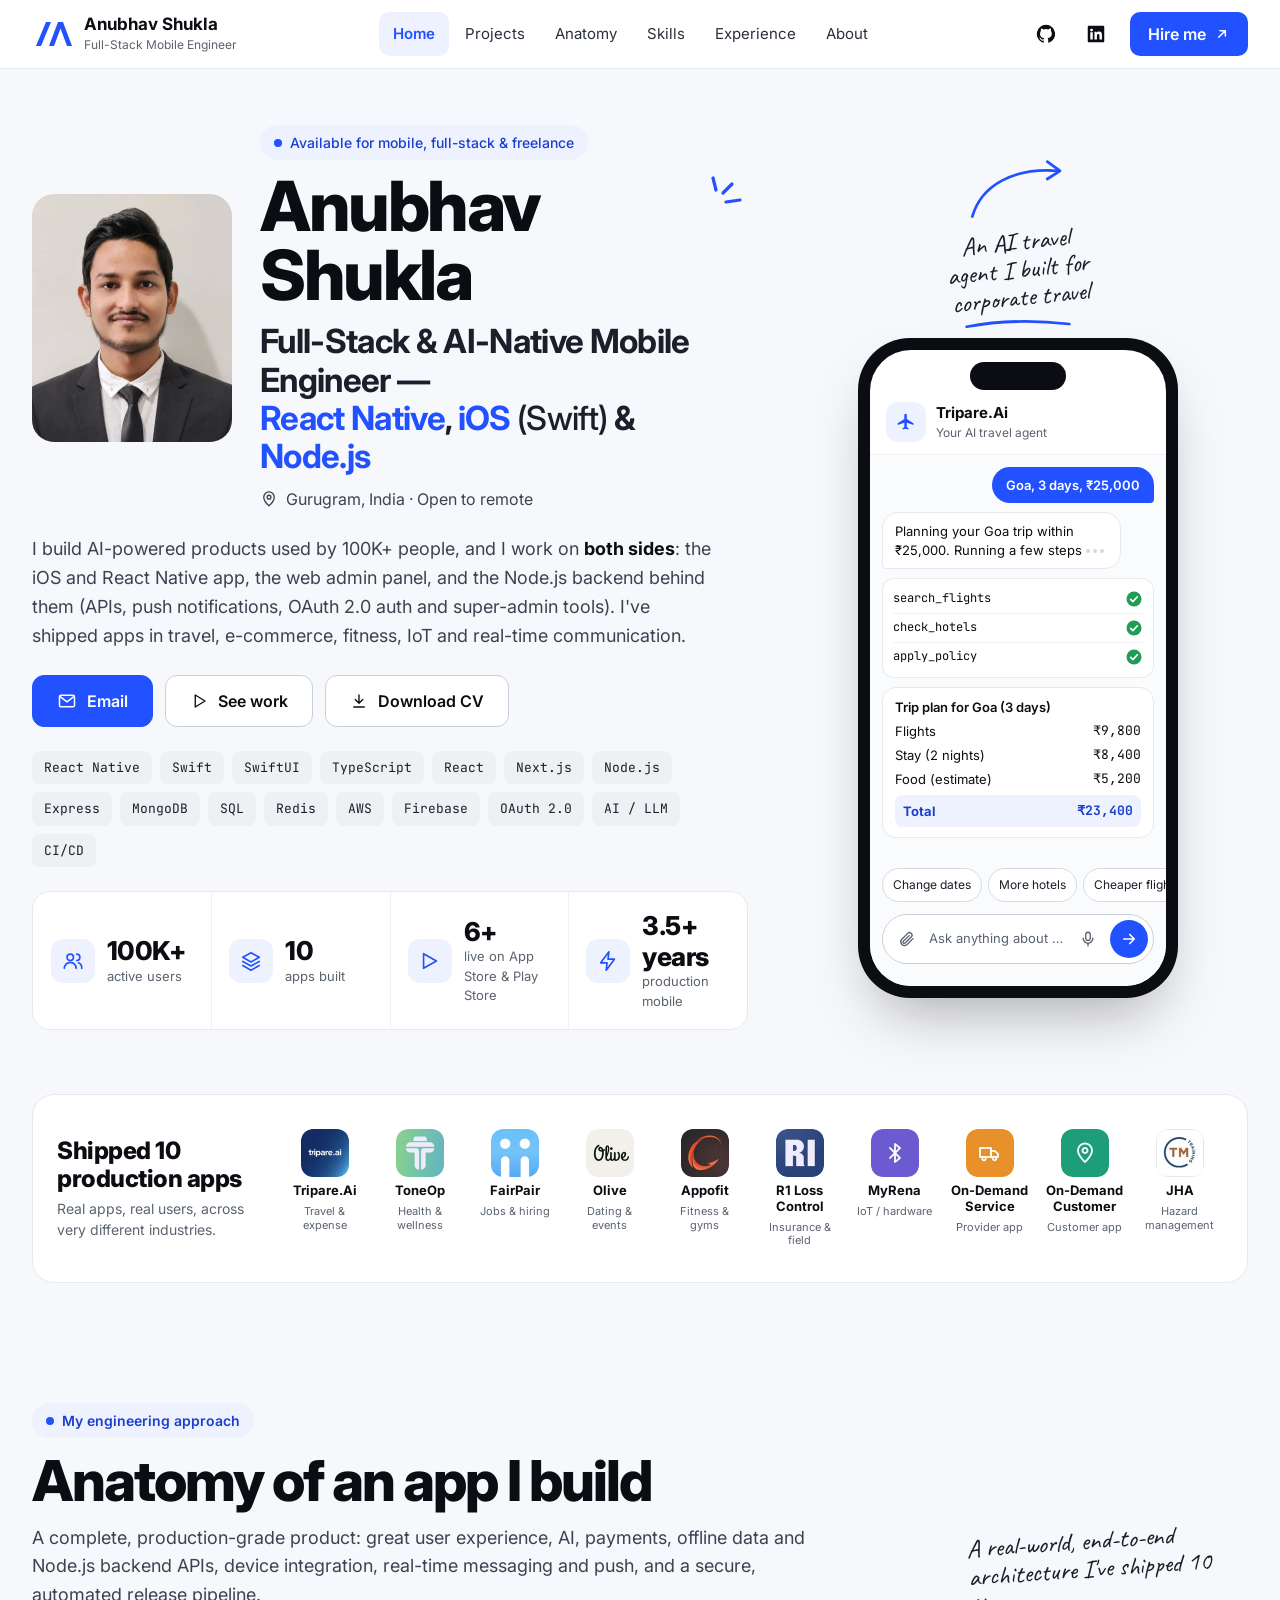
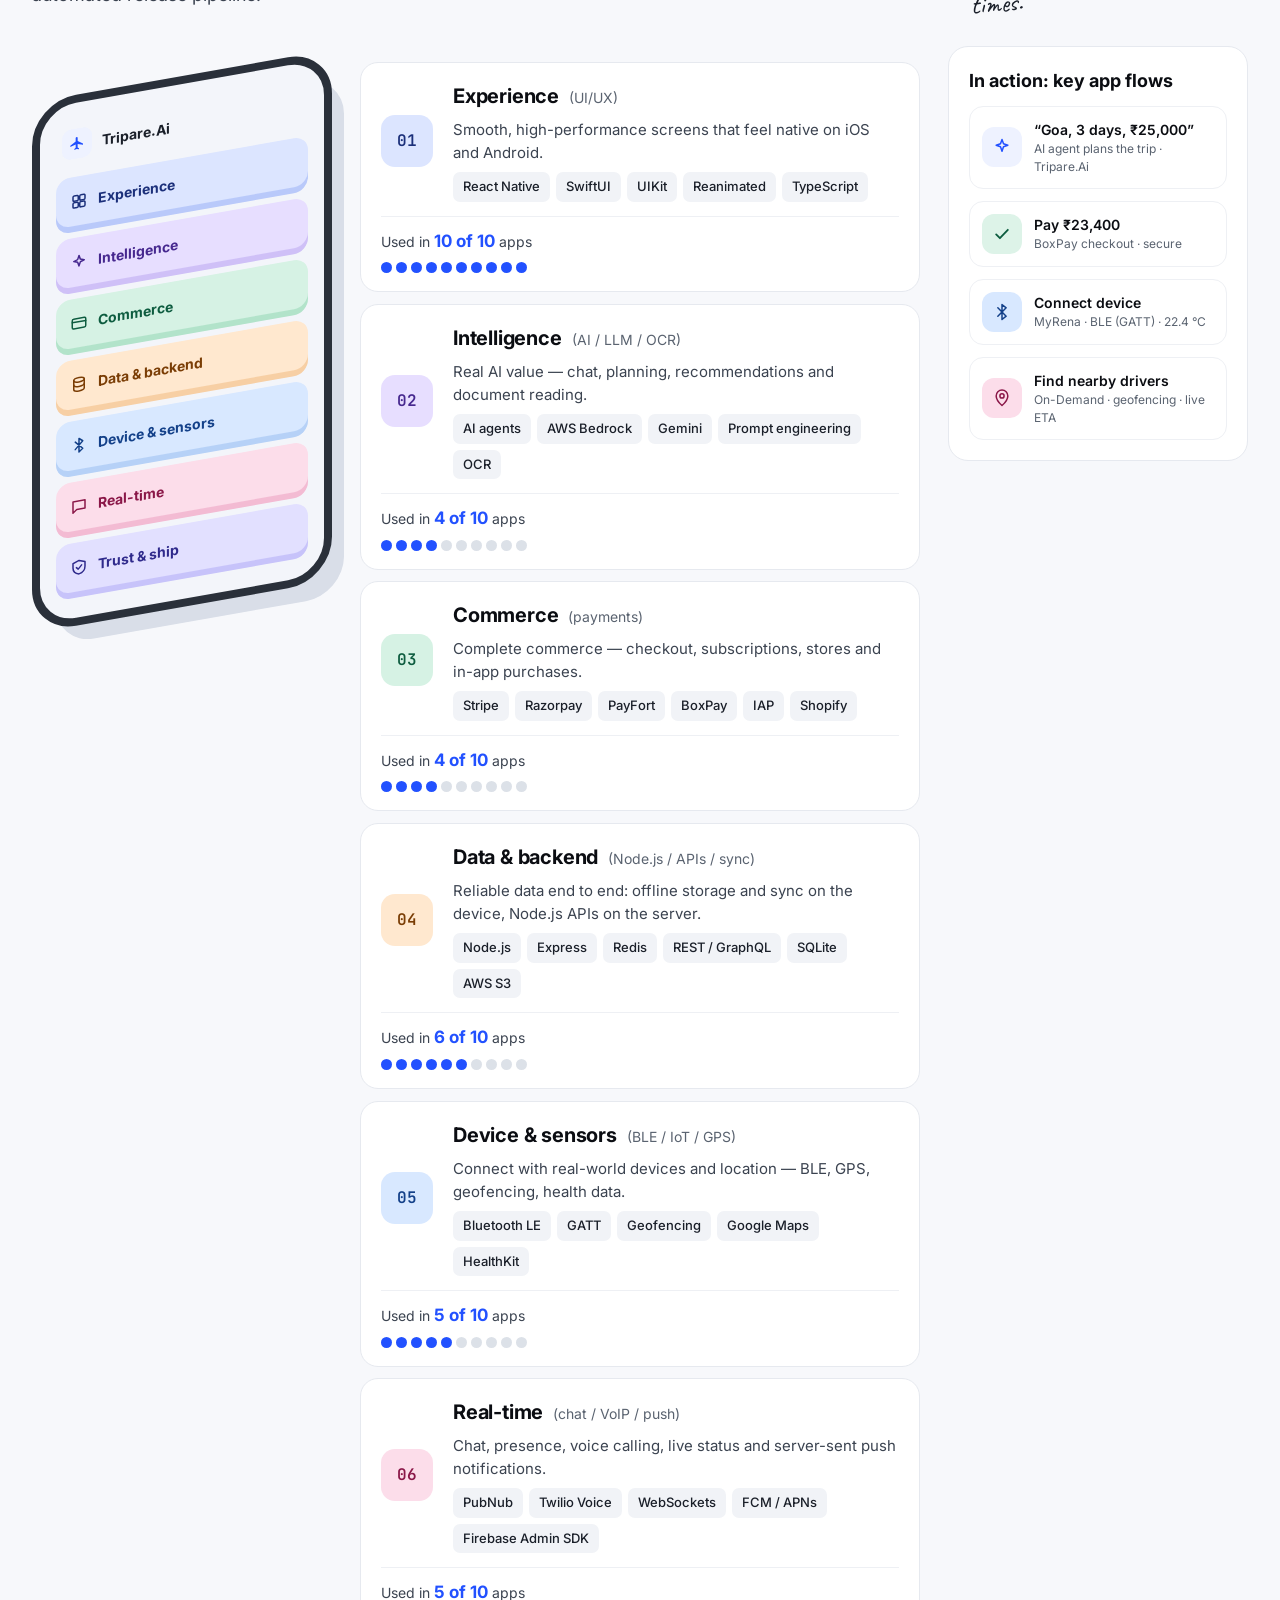
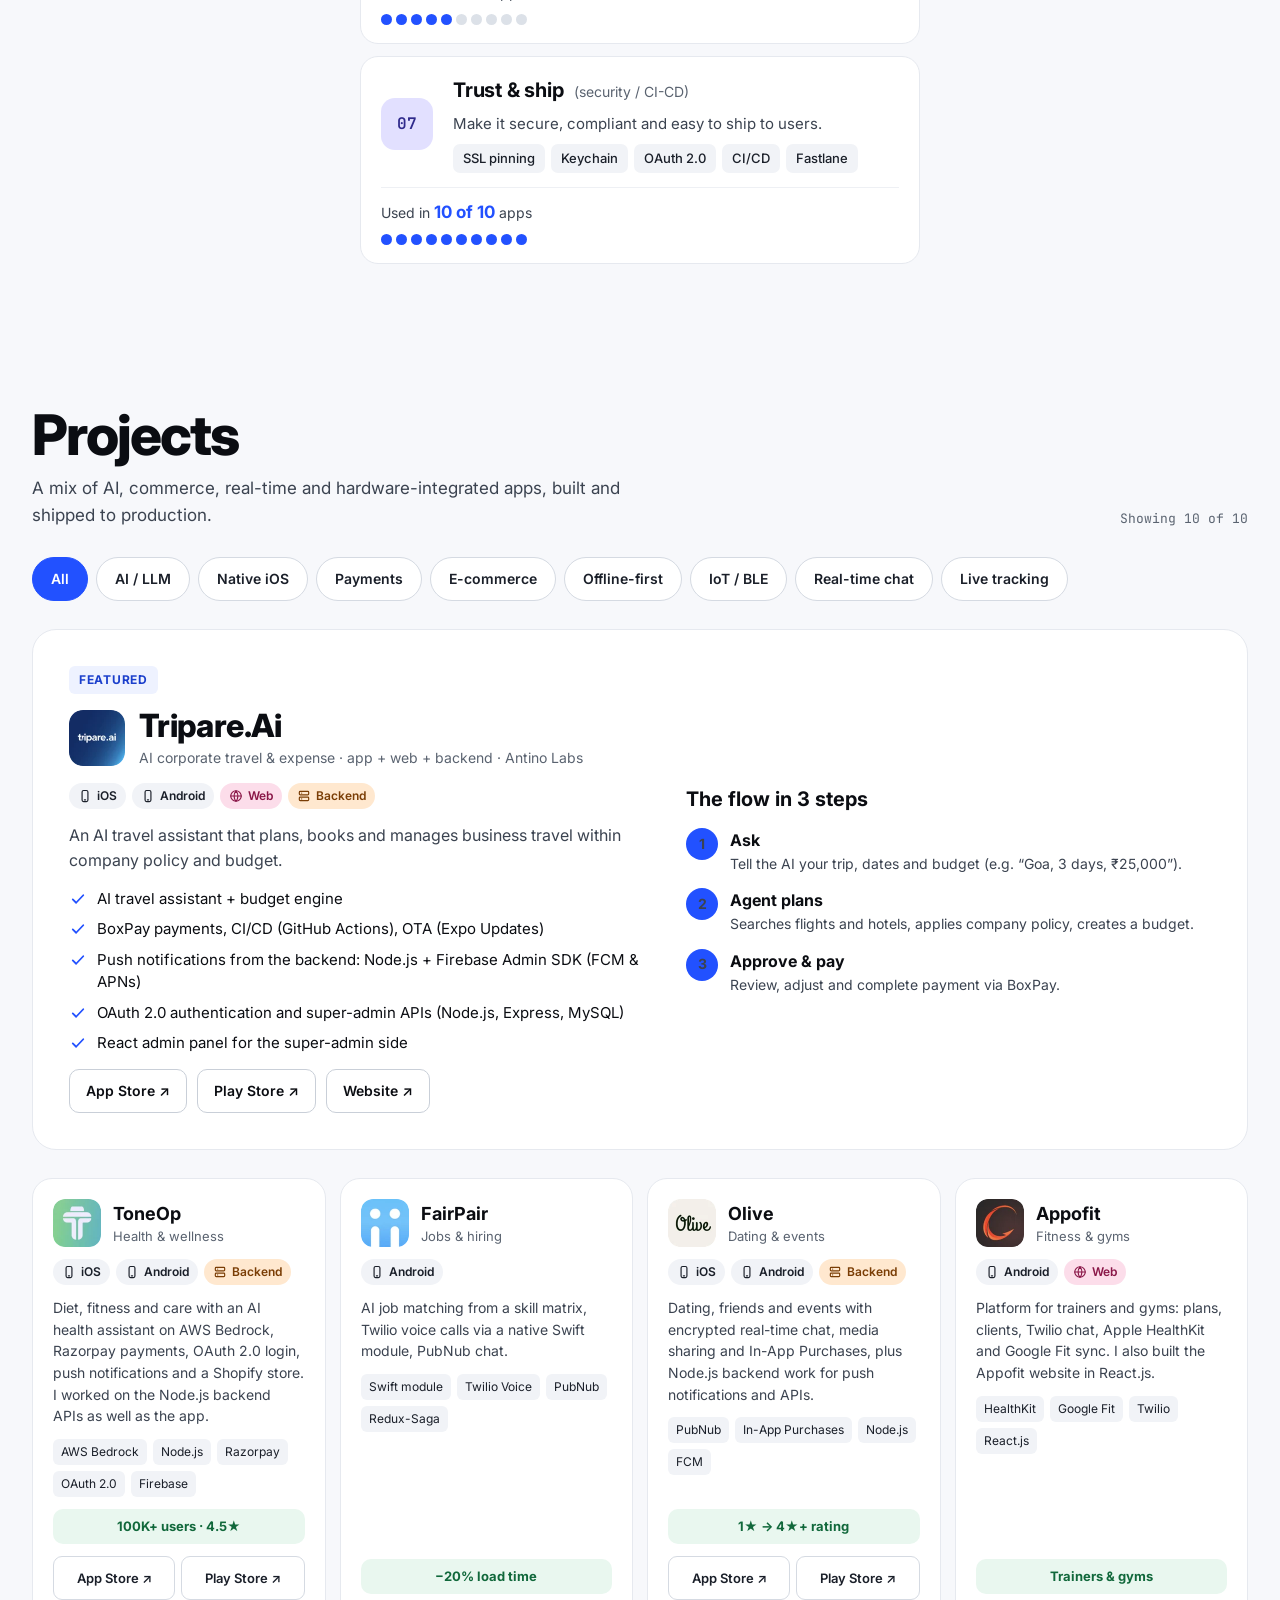
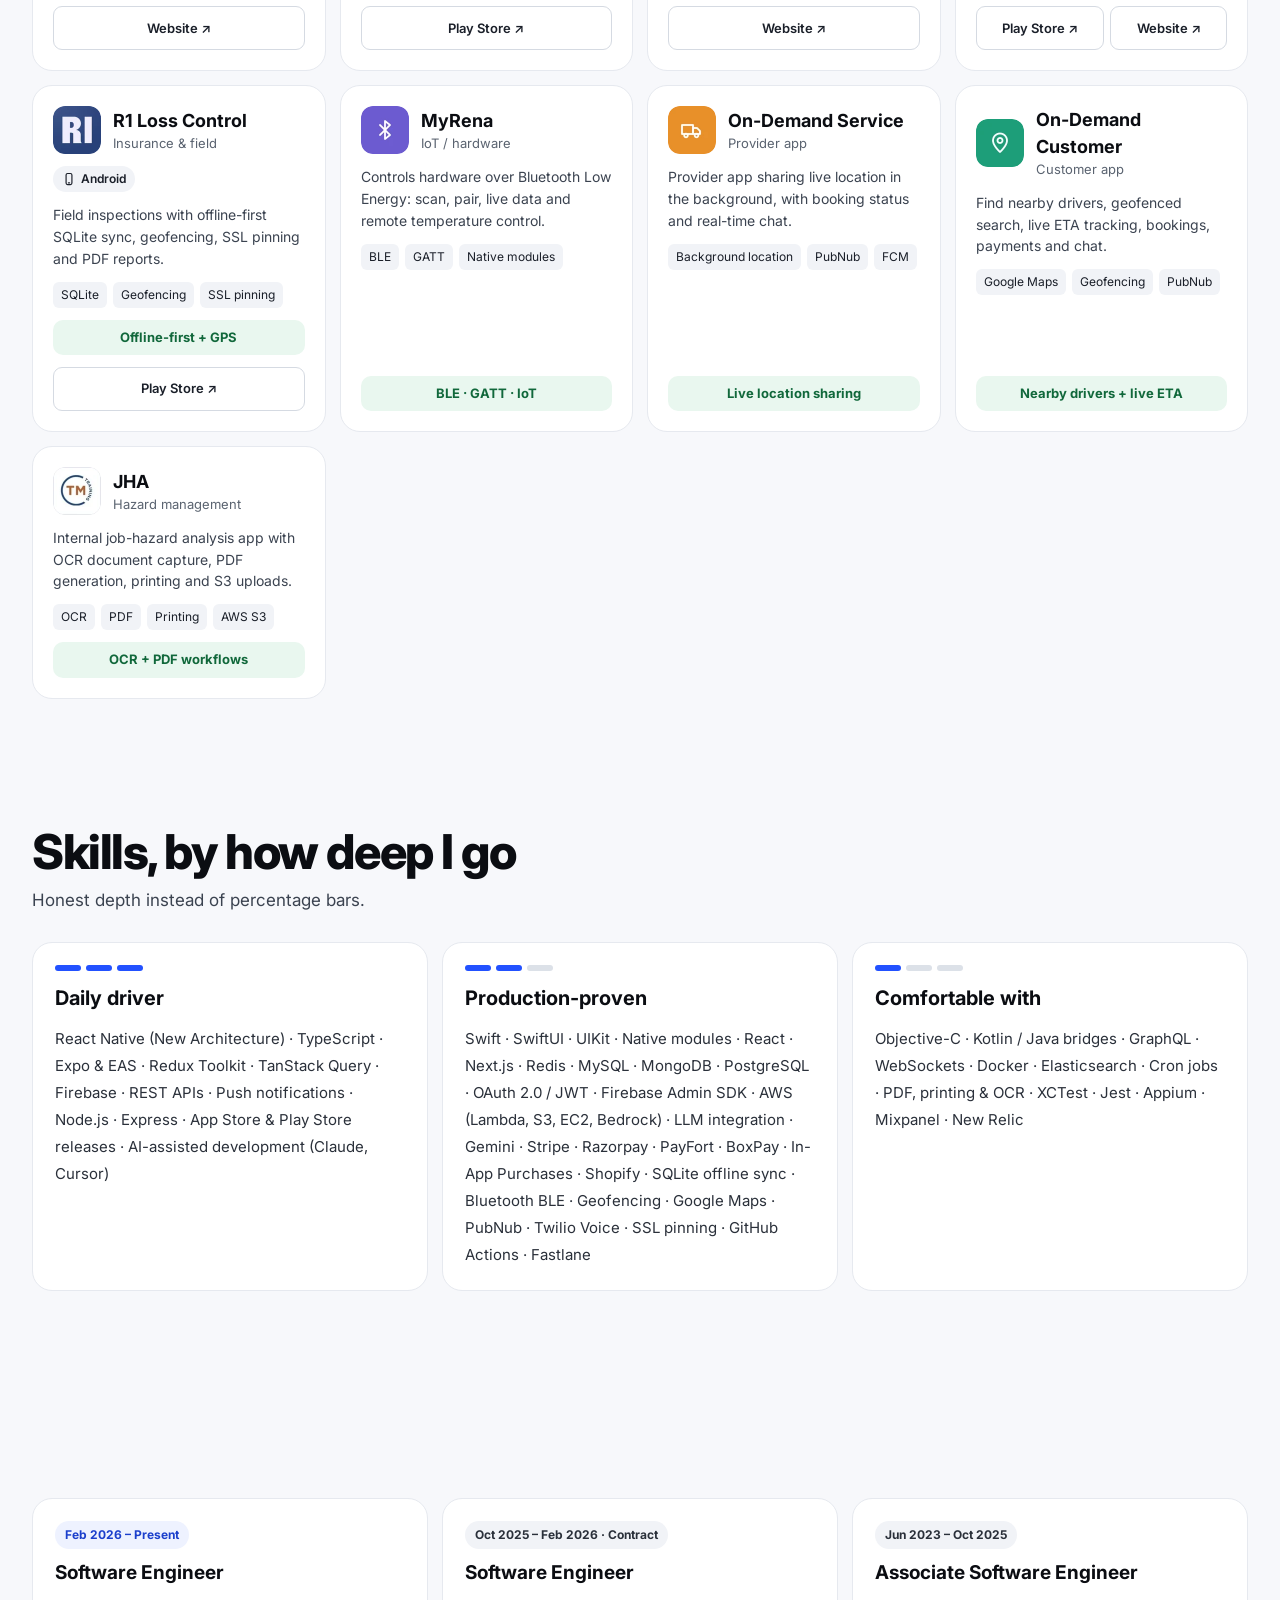
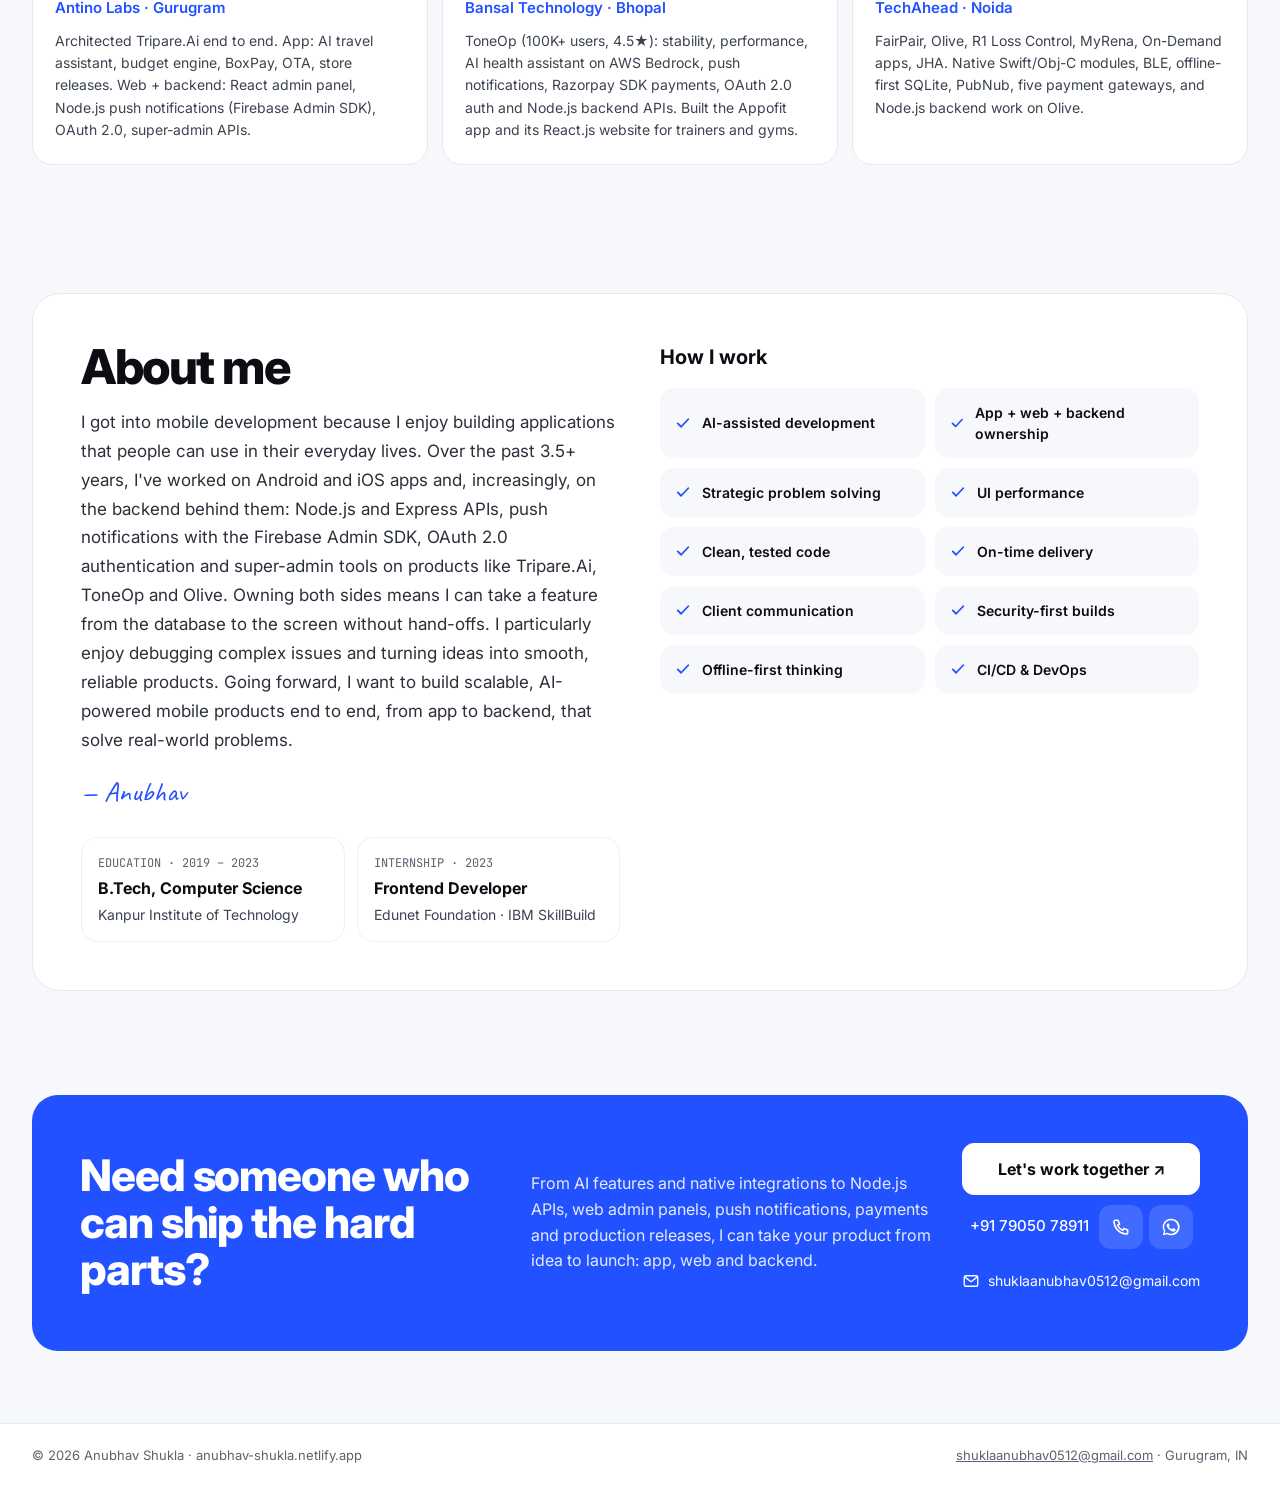
<file: index.html>
<!doctype html>
<html lang="en">
<head>
<meta charset="utf-8">
<meta name="viewport" content="width=device-width, initial-scale=1">
<title>Anubhav Shukla — Full-Stack Mobile Engineer | React Native, iOS &amp; Node.js</title>
<meta name="description" content="Anubhav Shukla, full-stack and AI-native mobile engineer in Gurugram. 3.5+ years building iOS (Swift, SwiftUI) and React Native apps plus their web admin panels and Node.js, Express and Next.js backends: AI agents, payments, push notifications, OAuth 2.0, Redis, AWS. 6+ apps live, 100K+ users.">
<meta name="theme-color" content="#2251FF">
<link rel="canonical" href="https://anubhav-shukla.netlify.app/">
<link rel="icon" href="assets/favicon.svg" type="image/svg+xml">
<link rel="icon" href="assets/favicon-32.png" sizes="32x32" type="image/png">
<link rel="apple-touch-icon" href="assets/apple-touch-icon.png">

<meta property="og:type" content="website">
<meta property="og:url" content="https://anubhav-shukla.netlify.app/">
<meta property="og:title" content="Anubhav Shukla — Full-Stack Mobile Engineer | React Native, iOS & Node.js">
<meta property="og:description" content="I build AI-powered products end to end (iOS and React Native apps, web panels and Node.js backends) used by 100K+ people.">
<meta property="og:image" content="https://anubhav-shukla.netlify.app/assets/og-image.png">
<meta property="og:image:width" content="1200">
<meta property="og:image:height" content="630">
<meta name="twitter:card" content="summary_large_image">
<meta name="twitter:title" content="Anubhav Shukla — Full-Stack Mobile Engineer">
<meta name="twitter:description" content="iOS & React Native apps, web panels and Node.js backends: AI, payments, push, OAuth 2.0, Redis, AWS. 100K+ users.">
<meta name="twitter:image" content="https://anubhav-shukla.netlify.app/assets/og-image.png">

<link rel="preconnect" href="https://fonts.googleapis.com">
<link rel="preconnect" href="https://fonts.gstatic.com" crossorigin>
<link rel="stylesheet" href="https://fonts.googleapis.com/css2?family=Inter:wght@400;500;600;700;800&family=JetBrains+Mono:wght@400;500;600&family=Caveat:wght@500;600&display=swap">
<link rel="preload" as="image" href="assets/photo.webp" type="image/webp">
<link rel="stylesheet" href="css/styles.css?v=202611201500">
<script>document.documentElement.classList.add('js')</script>
<script src="js/data.js?v=202611201500" defer></script>
<script src="js/main.js?v=202611201500" defer></script>
</head>
<body>
<a class="skip" href="#main">Skip to content</a>

<!-- ============ NAV ============ -->
<header class="site-header">
  <nav class="nav" aria-label="Primary">
    <a class="brand" href="#top" aria-label="Anubhav Shukla, home">
      <svg viewBox="0 0 40 32" width="40" height="32" aria-hidden="true"><path d="M4 28L14 4h5L9 28z"/><path d="M17 28l9-24h5l9 24h-5l-6.5-17.5L22 28z"/></svg>
      <span class="brand-text"><span class="brand-name">Anubhav Shukla</span><span class="brand-role">Full-Stack Mobile Engineer</span></span>
    </a>
    <ul class="nav-links" id="nav-links">
      <li><a href="#top" data-spy="top">Home</a></li>
      <li><a href="#projects" data-spy="projects">Projects</a></li>
      <li><a href="#anatomy" data-spy="anatomy">Anatomy</a></li>
      <li><a href="#skills" data-spy="skills">Skills</a></li>
      <li><a href="#experience" data-spy="experience">Experience</a></li>
      <li><a href="#about" data-spy="about">About</a></li>
      <li class="mobile-only">
        <a class="icon-btn" data-link="github" href="#" target="_blank" rel="noopener" aria-label="GitHub profile"><svg viewBox="0 0 24 24" width="22" height="22" fill="currentColor" aria-hidden="true"><path d="M12 2a10 10 0 00-3.2 19.5c.5.1.7-.2.7-.5v-1.8c-2.8.6-3.4-1.2-3.4-1.2-.5-1.2-1.1-1.5-1.1-1.5-.9-.6.1-.6.1-.6 1 .1 1.5 1 1.5 1 .9 1.5 2.4 1.1 2.9.8.1-.6.4-1.1.6-1.3-2.2-.3-4.6-1.1-4.6-5 0-1.1.4-2 1-2.7-.1-.3-.4-1.3.1-2.7 0 0 .8-.3 2.8 1a9.6 9.6 0 015 0c1.9-1.3 2.8-1 2.8-1 .5 1.4.2 2.4.1 2.7.6.7 1 1.6 1 2.7 0 3.9-2.4 4.7-4.6 5 .4.3.7.9.7 1.9V21c0 .3.2.6.7.5A10 10 0 0012 2z"/></svg></a>
        <a class="icon-btn" data-link="linkedin" href="#" target="_blank" rel="noopener" aria-label="LinkedIn profile"><svg viewBox="0 0 24 24" width="22" height="22" fill="currentColor" aria-hidden="true"><path d="M4 3h16a1 1 0 011 1v16a1 1 0 01-1 1H4a1 1 0 01-1-1V4a1 1 0 011-1zm1.8 7.2V18h2.7v-7.8H5.8zm1.35-4a1.55 1.55 0 100 3.1 1.55 1.55 0 000-3.1zM10.3 10.2V18H13v-4c0-1.1.2-2.1 1.5-2.1s1.3 1.2 1.3 2.2V18h2.7v-4.4c0-2.4-.5-4.2-3.3-4.2-1.3 0-2.2.7-2.6 1.4v-1.2h-2.3z"/></svg></a>
      </li>
    </ul>
    <div class="nav-actions">
      <a class="icon-btn social" data-link="github" href="#" target="_blank" rel="noopener" aria-label="GitHub profile"><svg viewBox="0 0 24 24" width="22" height="22" fill="currentColor" aria-hidden="true"><path d="M12 2a10 10 0 00-3.2 19.5c.5.1.7-.2.7-.5v-1.8c-2.8.6-3.4-1.2-3.4-1.2-.5-1.2-1.1-1.5-1.1-1.5-.9-.6.1-.6.1-.6 1 .1 1.5 1 1.5 1 .9 1.5 2.4 1.1 2.9.8.1-.6.4-1.1.6-1.3-2.2-.3-4.6-1.1-4.6-5 0-1.1.4-2 1-2.7-.1-.3-.4-1.3.1-2.7 0 0 .8-.3 2.8 1a9.6 9.6 0 015 0c1.9-1.3 2.8-1 2.8-1 .5 1.4.2 2.4.1 2.7.6.7 1 1.6 1 2.7 0 3.9-2.4 4.7-4.6 5 .4.3.7.9.7 1.9V21c0 .3.2.6.7.5A10 10 0 0012 2z"/></svg></a>
      <a class="icon-btn social" data-link="linkedin" href="#" target="_blank" rel="noopener" aria-label="LinkedIn profile"><svg viewBox="0 0 24 24" width="22" height="22" fill="currentColor" aria-hidden="true"><path d="M4 3h16a1 1 0 011 1v16a1 1 0 01-1 1H4a1 1 0 01-1-1V4a1 1 0 011-1zm1.8 7.2V18h2.7v-7.8H5.8zm1.35-4a1.55 1.55 0 100 3.1 1.55 1.55 0 000-3.1zM10.3 10.2V18H13v-4c0-1.1.2-2.1 1.5-2.1s1.3 1.2 1.3 2.2V18h2.7v-4.4c0-2.4-.5-4.2-3.3-4.2-1.3 0-2.2.7-2.6 1.4v-1.2h-2.3z"/></svg></a>
      <a class="hire" href="#contact">Hire me <svg viewBox="0 0 24 24" width="16" height="16" fill="none" stroke="currentColor" stroke-width="2.2" stroke-linecap="round" stroke-linejoin="round" aria-hidden="true"><path d="M7 17L17 7M9 7h8v8"/></svg></a>
      <button class="icon-btn menu-btn" type="button" aria-label="Open menu" aria-expanded="false" aria-controls="nav-links"><svg viewBox="0 0 24 24" width="22" height="22" fill="none" stroke="currentColor" stroke-width="2" stroke-linecap="round" aria-hidden="true"><path d="M4 7h16M4 12h16M4 17h16"/></svg></button>
    </div>
  </nav>
</header>

<main id="main">

<!-- ============ HERO ============ -->
<section id="top" class="wrap hero" aria-label="Introduction">
  <div class="hero-main">
    <div class="hero-id">
      <img class="hero-photo" src="assets/photo.webp" width="200" height="248" alt="Anubhav Shukla" fetchpriority="high">
      <div class="hero-idtext">
        <span class="pill">Available for mobile, full-stack &amp; freelance</span>
        <div class="hero-name">
          <h1>Anubhav Shukla</h1>
          <svg class="doodle" viewBox="0 0 40 40" width="40" height="40" aria-hidden="true"><g stroke-width="3.2" stroke-linecap="round"><path d="M8 18L5 6"/><path d="M15 21l9-9"/><path d="M18 30l14-2"/></g></svg>
        </div>
        <p class="hero-role">Full-Stack &amp; AI-Native Mobile Engineer —<br><span class="a">React Native</span>, <span class="a">iOS</span> <span class="w">(Swift)</span> &amp; <span class="a">Node.js</span></p>
        <span class="hero-loc"><svg viewBox="0 0 24 24" width="18" height="18" fill="none" stroke="currentColor" stroke-width="1.8" stroke-linecap="round" stroke-linejoin="round" aria-hidden="true"><path d="M12 21s-7-6.2-7-11.5a7 7 0 0114 0C19 14.8 12 21 12 21z"/><circle cx="12" cy="9.5" r="2.5"/></svg><span data-profile="location">Gurugram, India · Open to remote</span></span>
      </div>
    </div>
    <p class="hero-value">I build AI-powered products used by 100K+ people, and I work on <strong>both sides</strong>: the iOS and React Native app, the web admin panel, and the Node.js backend behind them (APIs, push notifications, OAuth 2.0 auth and super-admin tools). I've shipped apps in travel, e-commerce, fitness, IoT and real-time communication.</p>
    <div class="hero-ctas">
      <a class="btn btn--primary" data-link="email" href="mailto:shuklaanubhav0512@gmail.com"><svg viewBox="0 0 24 24" width="20" height="20" fill="none" stroke="currentColor" stroke-width="1.8" stroke-linecap="round" stroke-linejoin="round" aria-hidden="true"><rect x="3" y="5" width="18" height="14" rx="2"/><path d="M3.5 6.5l8.5 6.5 8.5-6.5"/></svg>Email</a>
      <a class="btn" href="#projects"><svg viewBox="0 0 24 24" width="18" height="18" fill="none" stroke="currentColor" stroke-width="1.8" stroke-linejoin="round" aria-hidden="true"><path d="M7 4l13 8-13 8z"/></svg>See work</a>
      <a class="btn" data-link="cv" href="assets/ANUBHAV_CV.pdf" download="Anubhav_Shukla_CV.pdf"><svg viewBox="0 0 24 24" width="18" height="18" fill="none" stroke="currentColor" stroke-width="1.8" stroke-linecap="round" stroke-linejoin="round" aria-hidden="true"><path d="M12 4v11M7 10l5 5 5-5M5 20h14"/></svg>Download CV</a>
    </div>
    <ul class="hero-chips" id="hero-chips" aria-label="Core skills"></ul>
    <ul class="stats" aria-label="Highlights">
      <li><span class="icon-tile"><svg viewBox="0 0 24 24" width="22" height="22" fill="none" stroke="currentColor" stroke-width="1.8" stroke-linecap="round" stroke-linejoin="round" aria-hidden="true"><circle cx="9" cy="8" r="3.5"/><path d="M2.5 20a6.5 6.5 0 0113 0"/><path d="M16 4.5a3.5 3.5 0 010 7M18 14a6 6 0 013.5 6"/></svg></span><div><span class="stat-num">100K+</span><span class="stat-label">active users</span></div></li>
      <li><span class="icon-tile"><svg viewBox="0 0 24 24" width="22" height="22" fill="none" stroke="currentColor" stroke-width="1.8" stroke-linecap="round" stroke-linejoin="round" aria-hidden="true"><path d="M12 3l9 5-9 5-9-5z"/><path d="M3 12.5l9 5 9-5"/><path d="M3 17l9 5 9-5"/></svg></span><div><span class="stat-num" data-count="apps"></span><span class="stat-label">apps built</span></div></li>
      <li><span class="icon-tile"><svg viewBox="0 0 24 24" width="22" height="22" fill="none" stroke="currentColor" stroke-width="1.8" stroke-linecap="round" stroke-linejoin="round" aria-hidden="true"><path d="M5 4l14 8-14 8z"/></svg></span><div><span class="stat-num">6+</span><span class="stat-label">live on App Store &amp; Play Store</span></div></li>
      <li><span class="icon-tile"><svg viewBox="0 0 24 24" width="22" height="22" fill="none" stroke="currentColor" stroke-width="1.8" stroke-linecap="round" stroke-linejoin="round" aria-hidden="true"><path d="M13 2L4 14h7l-1 8 9-12h-7z"/></svg></span><div><span class="stat-num">3.5+ years</span><span class="stat-label">production mobile</span></div></li>
    </ul>
  </div>

  <div class="hero-side">
    <div class="hero-note">
      <svg viewBox="0 0 120 70" width="110" height="64" aria-hidden="true"><path class="stroke-accent" d="M10 64C20 30 55 10 104 14" fill="none" stroke-width="3" stroke-linecap="round"/><path class="stroke-accent" d="M92 4l14 10-14 9" fill="none" stroke-width="3" stroke-linecap="round" stroke-linejoin="round"/></svg>
      <p class="hand">An AI travel agent I built for corporate travel</p>
      <svg viewBox="0 0 120 12" width="110" height="12" aria-hidden="true"><path class="stroke-accent" d="M4 9C40 2 80 2 116 6" fill="none" stroke-width="3" stroke-linecap="round"/></svg>
    </div>

    <figure class="phone" style="margin:0" aria-label="Tripare.Ai agent chat: a user asks for a 3-day Goa trip under ₹25,000 and the agent returns a ₹23,400 plan">
      <div class="phone-screen" aria-hidden="true">
        <span class="island"></span>
        <div class="chat-head">
          <span class="icon-tile icon-tile--sm"><svg viewBox="0 0 24 24" width="20" height="20" fill="currentColor"><path d="M21 15.5v-2l-8-5V3.5a1.5 1.5 0 00-3 0V8.5l-8 5v2l8-2.5V18l-2 1.5V21l3.5-1 3.5 1v-1.5L13 18v-5z"/></svg></span>
          <div class="chat-head-text"><span class="chat-title">Tripare.Ai</span><span class="chat-sub">Your AI travel agent</span></div>
        </div>
        <div class="chat-body">
          <div class="msg-user">Goa, 3 days, ₹25,000</div>
          <div class="msg-agent">Planning your Goa trip within ₹25,000. Running a few steps<span class="typing"><span></span><span></span><span></span></span></div>
          <ul class="tools">
            <li><span>search_flights</span><svg viewBox="0 0 24 24" width="18" height="18"><circle cx="12" cy="12" r="10" fill="#1F9D55"/><path d="M7.5 12.5l3 3 6-6.5" stroke="#fff" stroke-width="2.2" fill="none" stroke-linecap="round" stroke-linejoin="round"/></svg></li>
            <li><span>check_hotels</span><svg viewBox="0 0 24 24" width="18" height="18"><circle cx="12" cy="12" r="10" fill="#1F9D55"/><path d="M7.5 12.5l3 3 6-6.5" stroke="#fff" stroke-width="2.2" fill="none" stroke-linecap="round" stroke-linejoin="round"/></svg></li>
            <li><span>apply_policy</span><svg viewBox="0 0 24 24" width="18" height="18"><circle cx="12" cy="12" r="10" fill="#1F9D55"/><path d="M7.5 12.5l3 3 6-6.5" stroke="#fff" stroke-width="2.2" fill="none" stroke-linecap="round" stroke-linejoin="round"/></svg></li>
          </ul>
          <div class="budget">
            <span class="budget-title">Trip plan for Goa (3 days)</span>
            <div class="row"><span>Flights</span><span class="mono">₹9,800</span></div>
            <div class="row"><span>Stay (2 nights)</span><span class="mono">₹8,400</span></div>
            <div class="row"><span>Food (estimate)</span><span class="mono">₹5,200</span></div>
            <div class="row budget-total"><span>Total</span><span class="mono">₹23,400</span></div>
          </div>
        </div>
        <div class="suggest"><span>Change dates</span><span>More hotels</span><span>Cheaper flights</span></div>
        <div class="composer-wrap">
          <div class="composer">
            <span class="ic"><svg viewBox="0 0 24 24" width="18" height="18" fill="none" stroke="currentColor" stroke-width="1.8" stroke-linecap="round" stroke-linejoin="round"><path d="M20 11.5l-8.2 8.2a5 5 0 01-7-7L13 4.5a3.3 3.3 0 014.7 4.7l-8.2 8.2a1.7 1.7 0 01-2.4-2.4L15 7.5"/></svg></span>
            <span class="ph">Ask anything about your trip…</span>
            <span class="ic"><svg viewBox="0 0 24 24" width="18" height="18" fill="none" stroke="currentColor" stroke-width="1.8" stroke-linecap="round" stroke-linejoin="round"><rect x="9" y="3" width="6" height="11" rx="3"/><path d="M5.5 11a6.5 6.5 0 0013 0M12 17.5V21"/></svg></span>
            <span class="send"><svg viewBox="0 0 24 24" width="18" height="18" fill="none" stroke="currentColor" stroke-width="2.2" stroke-linecap="round" stroke-linejoin="round"><path d="M5 12h14M13 6l6 6-6 6"/></svg></span>
          </div>
        </div>
      </div>
    </figure>
  </div>
</section>

<!-- ============ SHIPPED STRIP ============ -->
<section class="wrap shipped" aria-labelledby="shipped-h">
  <div class="shipped-card reveal">
    <div class="shipped-intro">
      <h2 id="shipped-h">Shipped <span data-count="apps"></span> production apps</h2>
      <p>Real apps, real users, across very different industries.</p>
    </div>
    <ul class="shipped-list" id="shipped-list"></ul>
  </div>
</section>

<!-- ============ ANATOMY ============ -->
<section id="anatomy" class="wrap section anatomy" aria-labelledby="anatomy-h">
  <div class="sec-head reveal">
    <div class="sec-head-main">
      <span class="pill pill--strong">My engineering approach</span>
      <h2 id="anatomy-h" class="h-xl">Anatomy of an app I build</h2>
      <p class="lede">A complete, production-grade product: great user experience, AI, payments, offline data and Node.js backend APIs, device integration, real-time messaging and push, and a secure, automated release pipeline.</p>
    </div>
    <p class="hand sec-head-note">A real-world, end-to-end architecture I've shipped <span data-count="apps"></span> times.</p>
  </div>

  <div class="anatomy-grid">
    <div class="stack-phone reveal" aria-hidden="true">
      <div class="stack-phone-body" id="stack-phone">
        <div class="stack-head"><span class="icon-tile"><svg viewBox="0 0 24 24" width="16" height="16" fill="currentColor"><path d="M21 15.5v-2l-8-5V3.5a1.5 1.5 0 00-3 0V8.5l-8 5v2l8-2.5V18l-2 1.5V21l3.5-1 3.5 1v-1.5L13 18v-5z"/></svg></span>Tripare.Ai</div>
      </div>
    </div>

    <ol class="layer-rows" id="layer-rows" aria-label="The seven layers"></ol>

    <aside class="anatomy-side" aria-label="Examples">
      <div class="side-card reveal">
        <h3>In action: key app flows</h3>
        <div class="flow-item"><span class="icon-tile icon-tile--sm"><svg viewBox="0 0 24 24" width="20" height="20" fill="none" stroke="currentColor" stroke-width="1.8" stroke-linejoin="round" aria-hidden="true"><path d="M12 3l1.8 5.2L19 10l-5.2 1.8L12 17l-1.8-5.2L5 10l5.2-1.8z"/></svg></span><div class="flow-text"><b>“Goa, 3 days, ₹25,000”</b><span>AI agent plans the trip · Tripare.Ai</span></div></div>
        <div class="flow-item"><span class="icon-tile icon-tile--sm" style="background:#DDF3E8;color:#0D5C3F"><svg viewBox="0 0 24 24" width="20" height="20" fill="none" stroke="currentColor" stroke-width="2.2" stroke-linecap="round" stroke-linejoin="round" aria-hidden="true"><path d="M5 12.5l4.5 4.5L19 7"/></svg></span><div class="flow-text"><b>Pay ₹23,400</b><span>BoxPay checkout · secure</span></div></div>
        <div class="flow-item"><span class="icon-tile icon-tile--sm" style="background:var(--l-s-bg);color:var(--l-s-ink)"><svg viewBox="0 0 24 24" width="20" height="20" fill="none" stroke="currentColor" stroke-width="1.8" stroke-linecap="round" stroke-linejoin="round" aria-hidden="true"><path d="M7 7l10 10-5 4V3l5 4L7 17"/></svg></span><div class="flow-text"><b>Connect device</b><span>MyRena · BLE (GATT) · 22.4 °C</span></div></div>
        <div class="flow-item"><span class="icon-tile icon-tile--sm" style="background:var(--l-r-bg);color:var(--l-r-ink)"><svg viewBox="0 0 24 24" width="20" height="20" fill="none" stroke="currentColor" stroke-width="1.8" stroke-linecap="round" stroke-linejoin="round" aria-hidden="true"><path d="M12 21s-7-6.2-7-11.5a7 7 0 0114 0C19 14.8 12 21 12 21z"/><circle cx="12" cy="9.5" r="2.5"/></svg></span><div class="flow-text"><b>Find nearby drivers</b><span>On-Demand · geofencing · live ETA</span></div></div>
      </div>
    </aside>
  </div>

</section>

<!-- ============ PROJECTS ============ -->
<section id="projects" class="wrap section" aria-labelledby="projects-h">
  <div class="proj-head reveal">
    <div>
      <h2 id="projects-h" class="h-lg">Projects</h2>
      <p class="lede">A mix of AI, commerce, real-time and hardware-integrated apps, built and shipped to production.</p>
    </div>
    <span class="showing" id="showing" aria-live="polite"></span>
  </div>
  <div class="filters" id="filters" role="group" aria-label="Filter projects"></div>

  <article class="featured" id="featured" aria-labelledby="feat-h">
    <div class="feat-main">
      <span class="tag-featured">FEATURED</span>
      <div class="feat-id"><img id="feat-icon" src="" width="56" height="56" alt="Tripare.Ai logo" loading="lazy"><div><h3 id="feat-h"></h3><span id="feat-sub"></span></div></div>
      <ul class="plats" id="feat-plats" aria-label="Built for"></ul>
      <p class="feat-desc" id="feat-desc"></p>
      <ul class="ticks" id="feat-bullets"></ul>
      <div class="links" id="feat-links"></div>
    </div>


    <div class="steps">
      <h4>The flow in 3 steps</h4>
      <ol id="feat-steps"></ol>
    </div>
  </article>

  <ul class="grid" id="project-grid" aria-label="Other projects"></ul>
</section>

<!-- ============ SKILLS ============ -->
<section id="skills" class="wrap section" aria-labelledby="skills-h">
  <div class="sec-intro reveal">
    <h2 id="skills-h" class="h-md">Skills, by how deep I go</h2>
    <p class="lede">Honest depth instead of percentage bars.</p>
  </div>
  <ul class="cards-3" id="skills-list"></ul>
</section>

<!-- ============ EXPERIENCE ============ -->
<section id="experience" class="wrap section" aria-labelledby="exp-h">
  <h2 id="exp-h" class="h-md reveal">Experience</h2>
  <ul class="cards-3 cards-3--exp" id="exp-list"></ul>
</section>

<!-- ============ ABOUT ============ -->
<section id="about" class="wrap section" aria-labelledby="about-h">
  <div class="about-card reveal">
    <div class="about-main">
      <h2 id="about-h" class="h-md">About me</h2>
      <p class="about-bio" id="about-bio"></p>
      <p class="signature">— Anubhav</p>
      <div class="edu" id="about-edu"></div>
    </div>
    <div class="about-ways">
      <h3>How I work</h3>
      <ul class="ways" id="ways"></ul>
    </div>
  </div>
</section>

<!-- ============ CTA ============ -->
<section id="contact" class="wrap cta-sec" aria-labelledby="cta-h">
  <div class="cta reveal">
    <h2 id="cta-h">Need someone who can ship the hard parts?</h2>
    <p>From AI features and native integrations to Node.js APIs, web admin panels, push notifications, payments and production releases, I can take your product from idea to launch: app, web and backend.</p>
    <div class="cta-actions">
      <a class="btn" data-link="email" href="mailto:shuklaanubhav0512@gmail.com">Let's work together ↗</a>
      <div class="cta-phone">
        <span>+91 79050 78911</span>
        <a class="cta-ic" data-link="phone" href="tel:+917905078911" aria-label="Call +91 79050 78911"><svg viewBox="0 0 24 24" width="20" height="20" fill="none" stroke="currentColor" stroke-width="1.9" stroke-linecap="round" stroke-linejoin="round" aria-hidden="true"><path d="M5 4h3.5l1.8 4.5-2.3 1.4a11 11 0 006.1 6.1l1.4-2.3L20 15.5V19a1.5 1.5 0 01-1.6 1.5A16 16 0 013.5 5.6 1.5 1.5 0 015 4z"/></svg></a>
        <a class="cta-ic" data-link="whatsapp" href="https://wa.me/917905078911" target="_blank" rel="noopener" aria-label="Chat on WhatsApp (opens in a new tab)"><svg viewBox="0 0 24 24" width="20" height="20" fill="currentColor" aria-hidden="true"><path d="M12 2a9.9 9.9 0 00-8.5 15l-1.4 5 5.2-1.4A10 10 0 1012 2zm0 18.2a8.2 8.2 0 01-4.2-1.2l-.3-.2-3.1.8.8-3-.2-.3A8.2 8.2 0 1112 20.2zm4.5-6.1c-.2-.1-1.5-.7-1.7-.8s-.4-.1-.6.1-.7.8-.8 1-.3.2-.5.1a6.7 6.7 0 01-3.3-2.9c-.3-.4.3-.4.7-1.3a.5.5 0 000-.4l-.8-1.8c-.2-.5-.4-.4-.6-.4h-.5a1 1 0 00-.7.3 3 3 0 00-.9 2.2 5.2 5.2 0 001.1 2.7 11.8 11.8 0 004.5 4c1.7.7 2.3.8 3.2.6a2.7 2.7 0 001.8-1.2 2.2 2.2 0 00.1-1.2c0-.1-.2-.2-.5-.3z"/></svg></a>
      </div>
      <a class="cta-mail" data-link="email" href="mailto:shuklaanubhav0512@gmail.com"><svg viewBox="0 0 24 24" width="18" height="18" fill="none" stroke="currentColor" stroke-width="1.8" stroke-linecap="round" stroke-linejoin="round" aria-hidden="true"><rect x="3" y="5" width="18" height="14" rx="2"/><path d="M3.5 6.5l8.5 6.5 8.5-6.5"/></svg>shuklaanubhav0512@gmail.com</a>
    </div>
  </div>
</section>
</main>

<footer class="site-footer">
  <div class="wrap">
    <span>© 2026 Anubhav Shukla · anubhav-shukla.netlify.app</span>
    <span><a data-link="email" href="mailto:shuklaanubhav0512@gmail.com">shuklaanubhav0512@gmail.com</a> · Gurugram, IN</span>
  </div>
</footer>
</body>
</html>
</file>
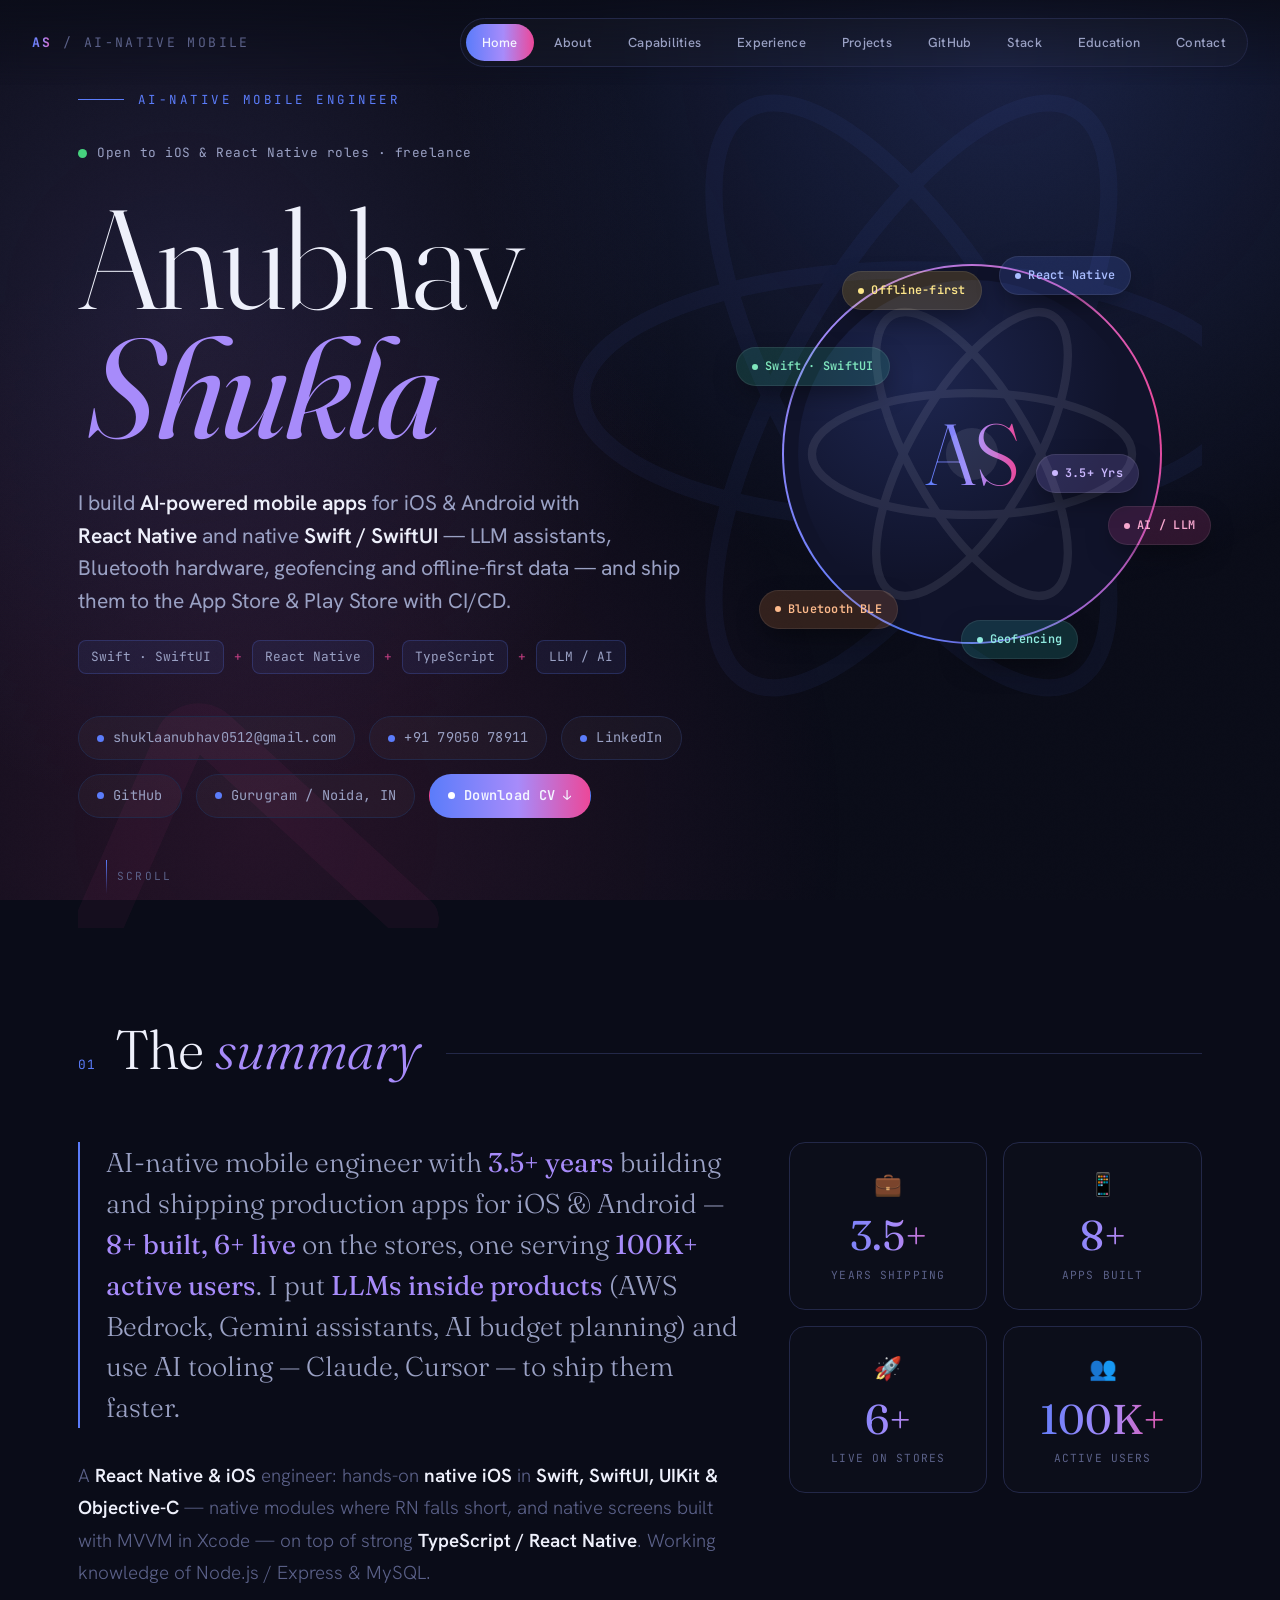
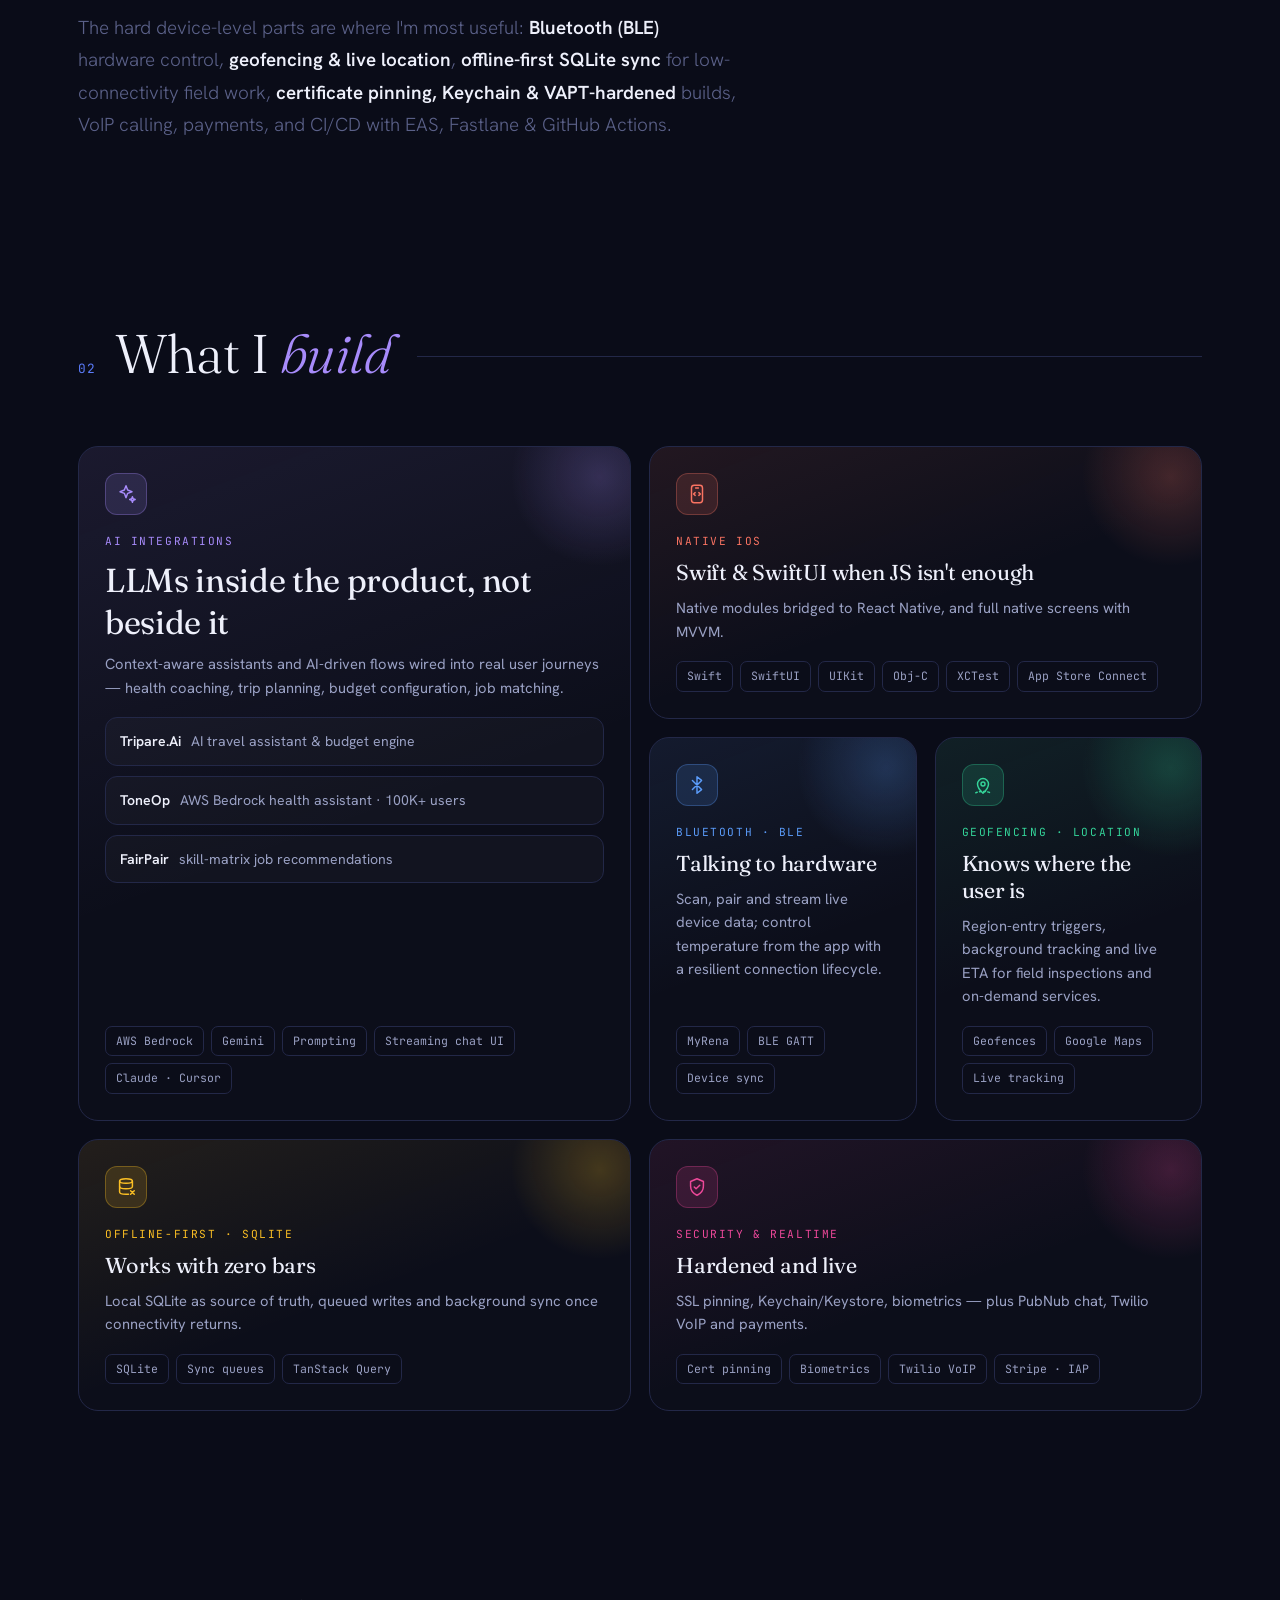
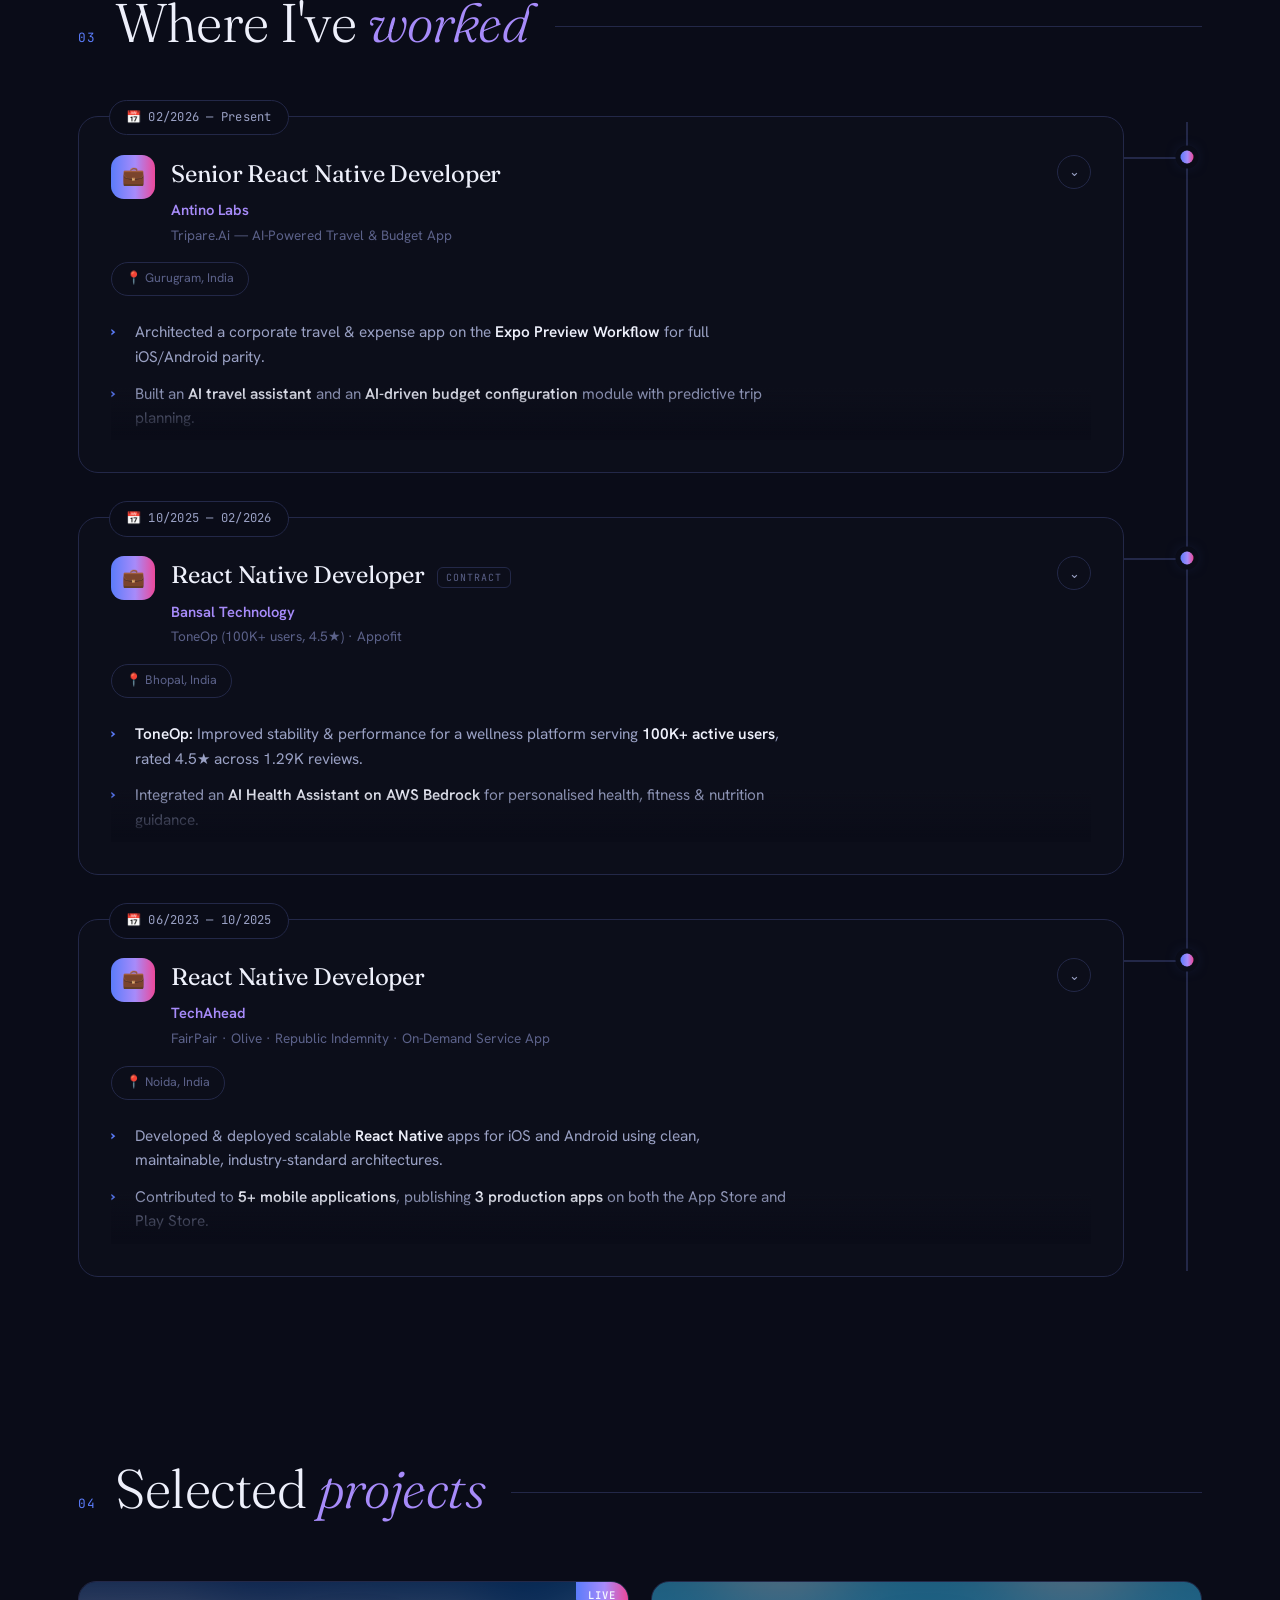
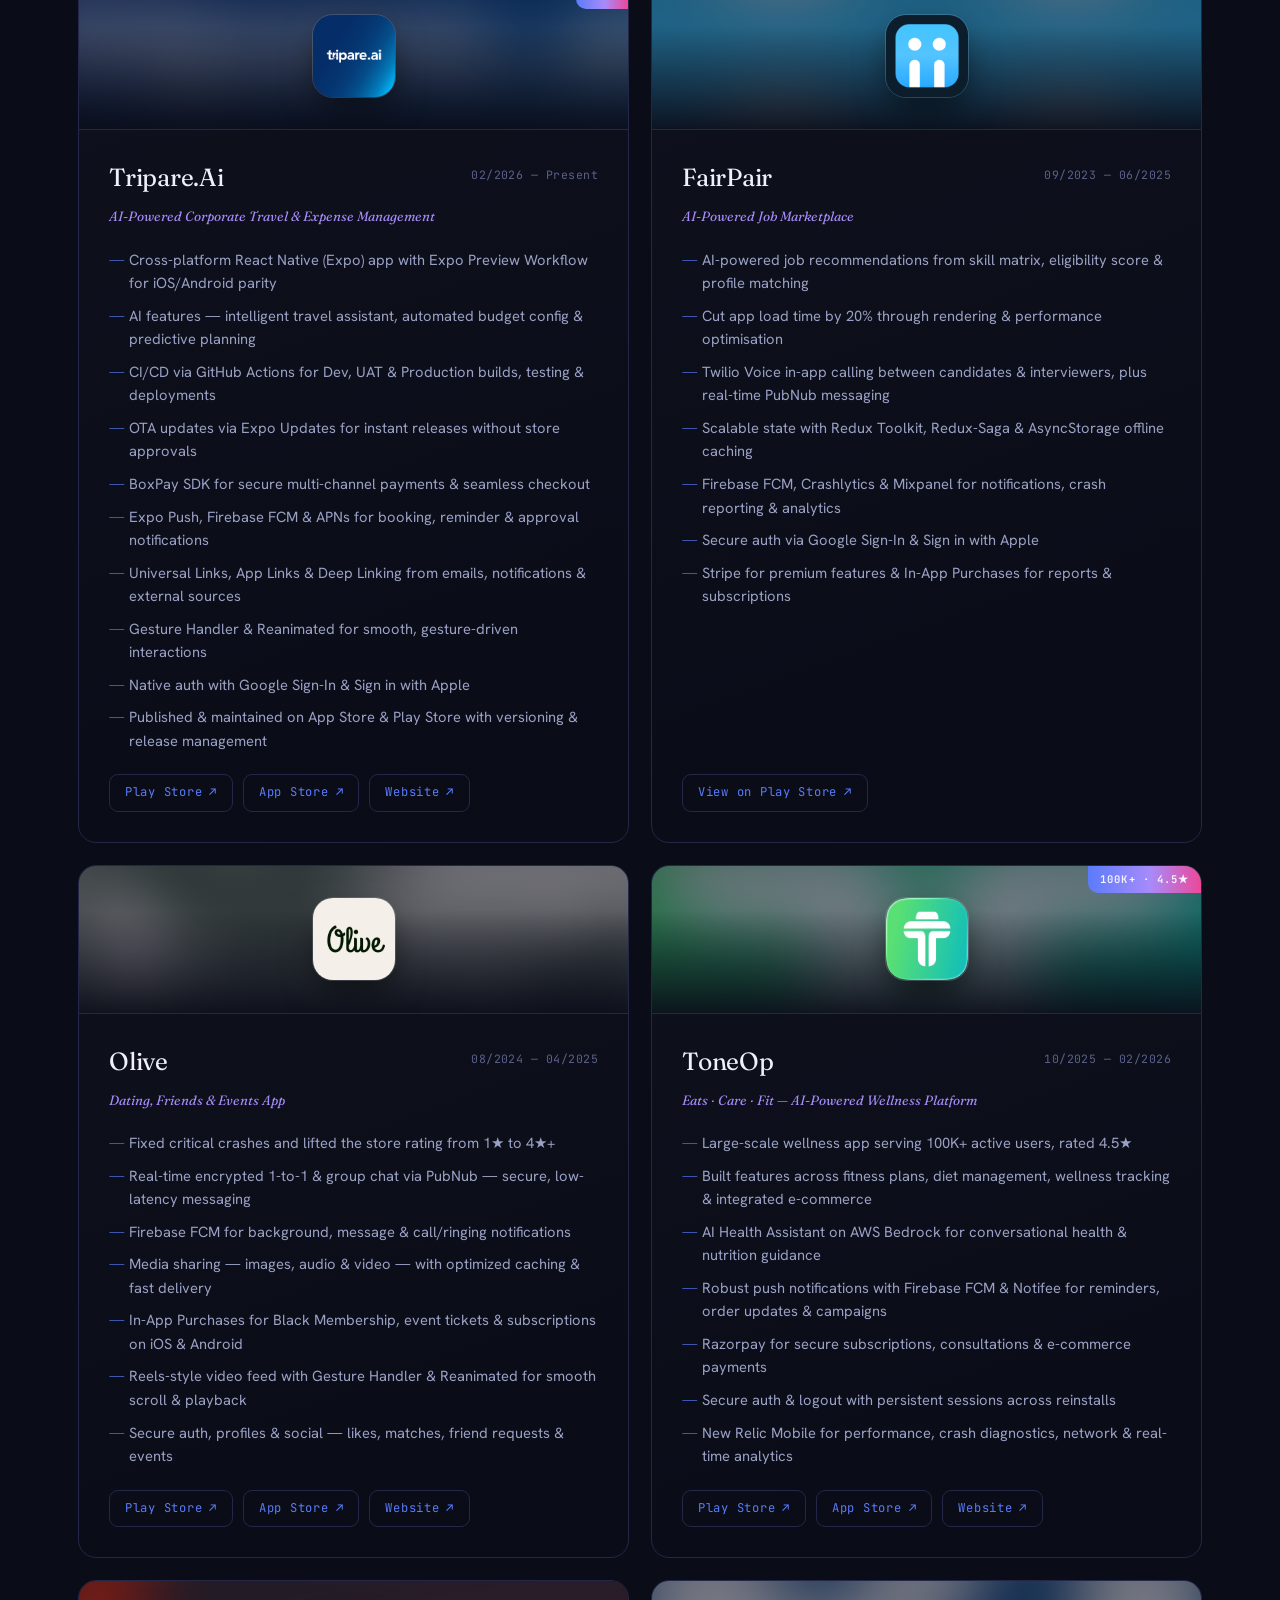
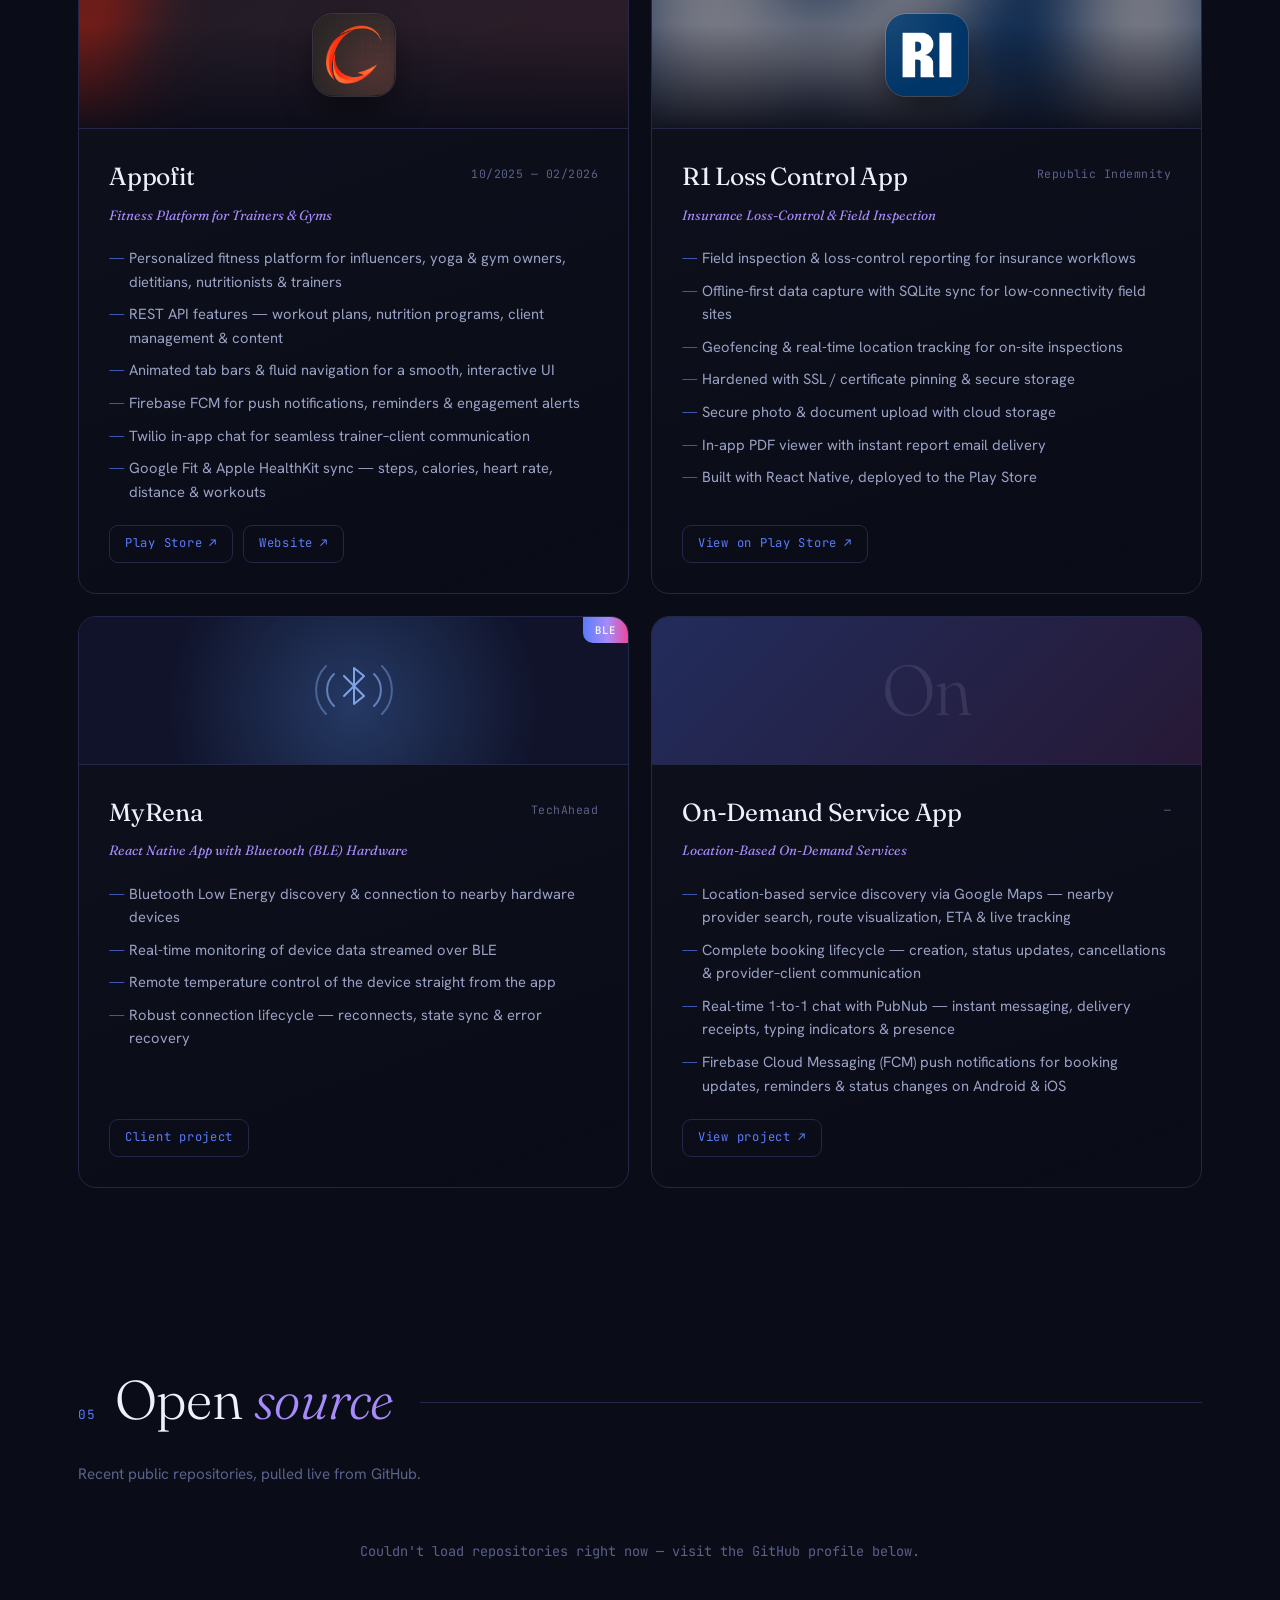
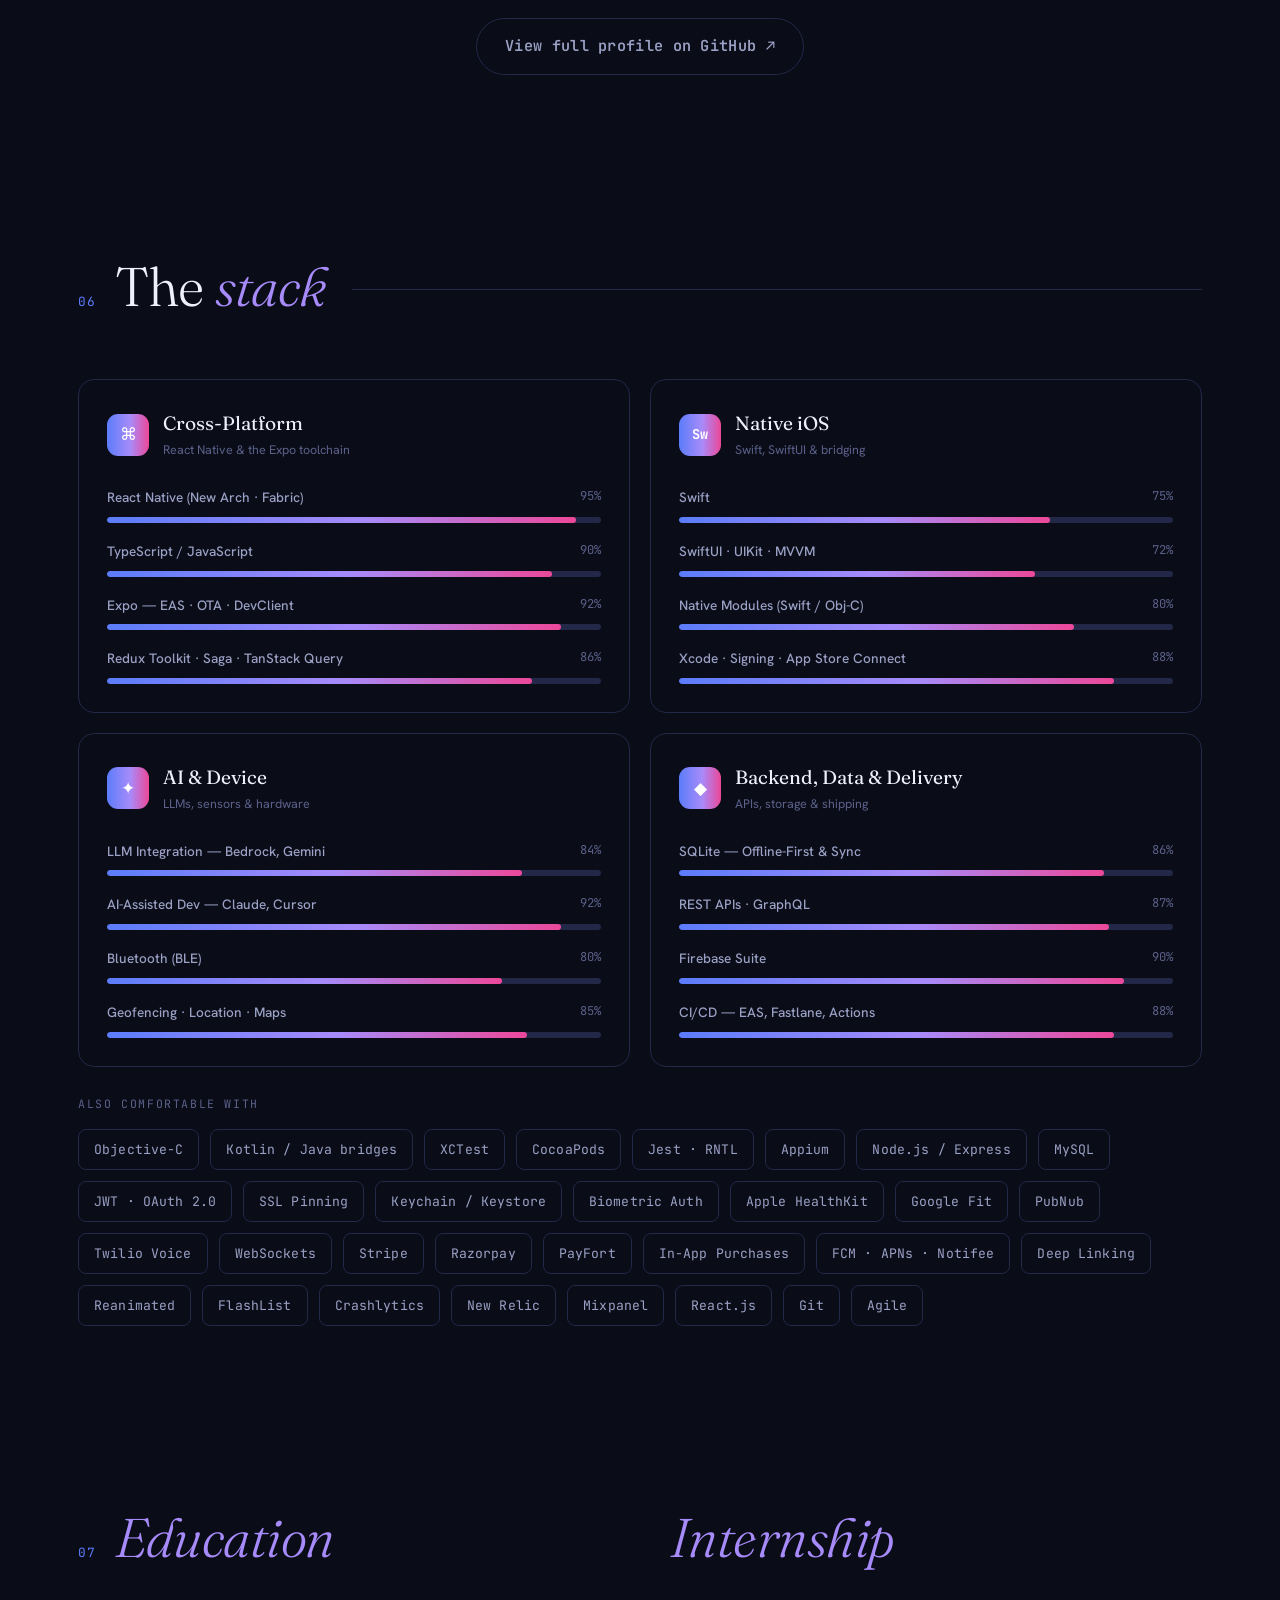
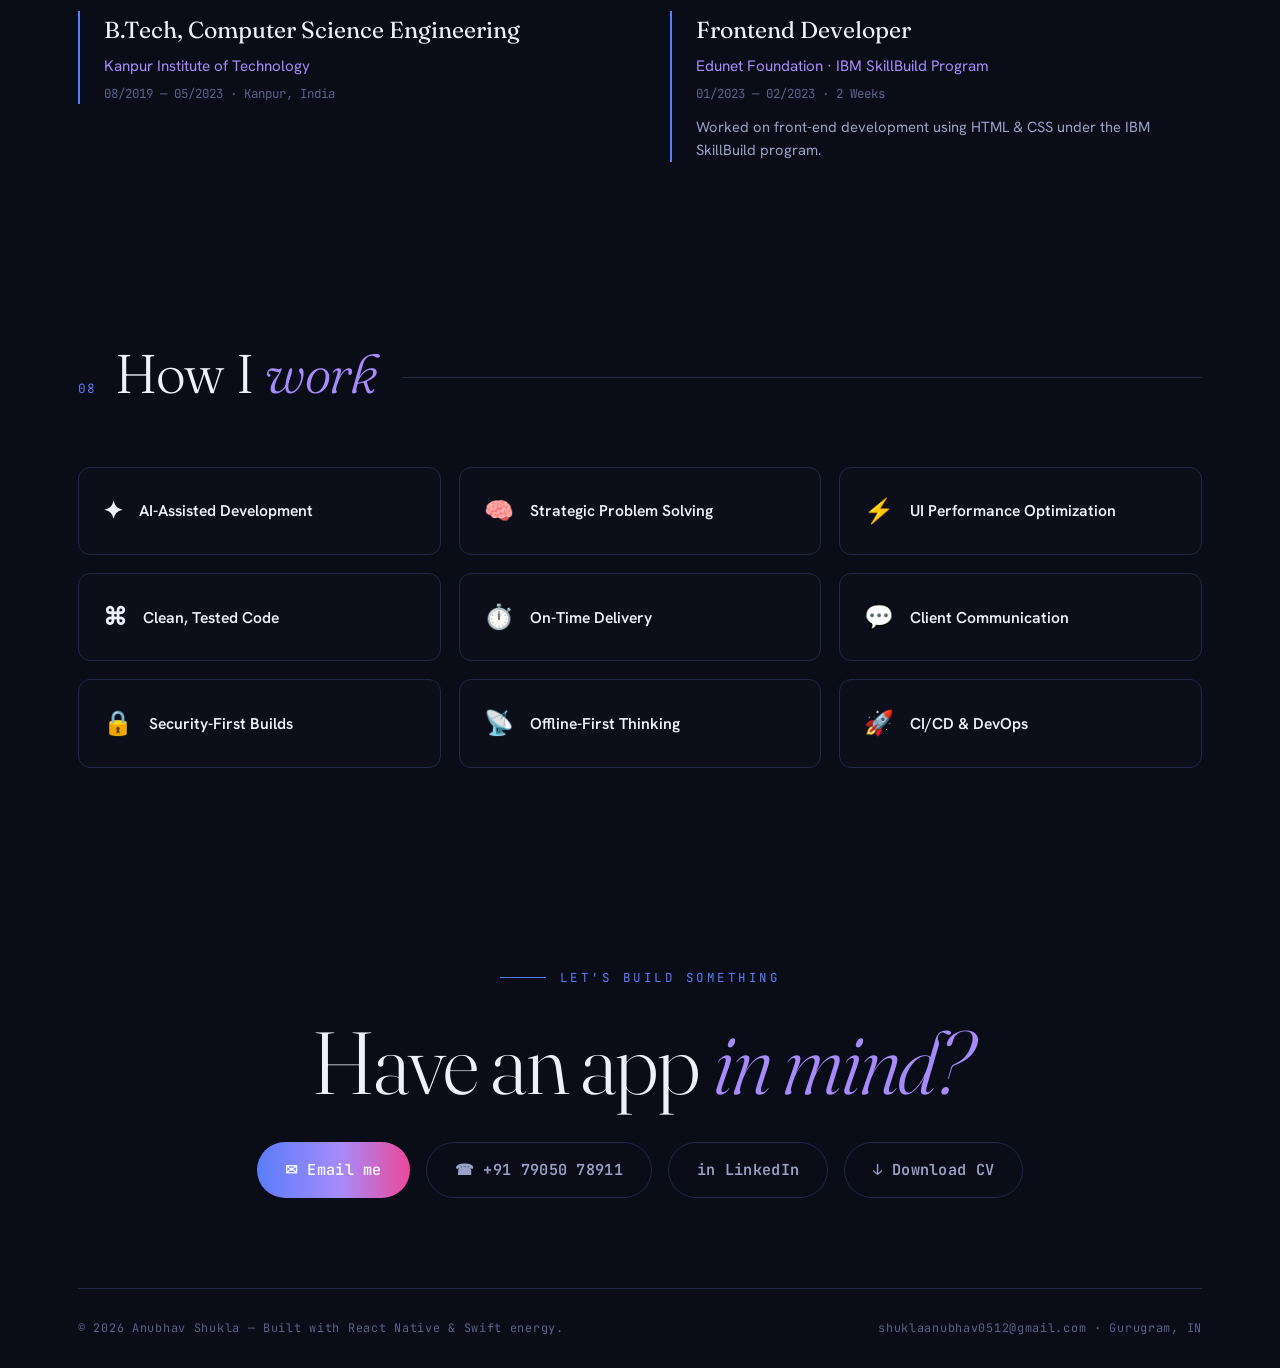
<file: _old/index.html>
<!DOCTYPE html>
<html lang="en">
<head>
<meta charset="UTF-8">
<meta name="viewport" content="width=device-width, initial-scale=1.0">
<title>Anubhav Shukla — AI-Native Mobile Engineer</title>
<meta name="description" content="Anubhav Shukla — AI-Native Mobile Engineer. 3.5+ years shipping iOS & Android apps with React Native and Swift/SwiftUI: LLM features, Bluetooth (BLE), geofencing, offline-first SQLite, CI/CD.">
<meta name="author" content="Anubhav Shukla">

<!-- Open Graph -->
<meta property="og:title" content="Anubhav Shukla — AI-Native Mobile Engineer">
<meta property="og:description" content="React Native + Swift/SwiftUI engineer building AI-powered mobile apps. 8+ apps built, 6+ live on the App Store & Play Store.">
<meta property="og:type" content="website">
<meta property="og:image" content="Assets/og-cover.png">
<meta name="twitter:card" content="summary_large_image">
<meta name="twitter:title" content="Anubhav Shukla — AI-Native Mobile Engineer">
<meta name="twitter:description" content="React Native + Swift/SwiftUI. AI features, BLE, geofencing, offline-first. 6+ apps live.">
<meta name="twitter:image" content="Assets/og-cover.png">

<link rel="preconnect" href="https://fonts.googleapis.com">
<link rel="preconnect" href="https://fonts.gstatic.com" crossorigin>
<link href="https://fonts.googleapis.com/css2?family=Fraunces:ital,opsz,wght@0,9..144,300..900;1,9..144,300..900&family=Hanken+Grotesk:wght@300;400;500;600;700&family=JetBrains+Mono:wght@400;500;600&display=swap" rel="stylesheet">

<style>
:root{
  --bg:#0a0c18;
  --bg-2:#10132a;
  --ink:#eef0fb;
  --ink-soft:#9aa1c4;
  --ink-faint:#5b6189;
  --line:#232848;
  --accent:#5b7cfa;
  --accent-2:#a78bfa;
  --accent-3:#ec4899;
  --paper:#f4ede0;
  --grad:linear-gradient(90deg,var(--accent),var(--accent-2) 55%,var(--accent-3));
  --radius:18px;
  --maxw:1180px;
}

*{margin:0;padding:0;box-sizing:border-box}
html{scroll-behavior:smooth;overflow-x:clip}
body{
  background:var(--bg);
  color:var(--ink);
  font-family:'Hanken Grotesk',sans-serif;
  font-weight:400;
  line-height:1.6;
  -webkit-font-smoothing:antialiased;
  overflow-x:hidden;
}

/* grain + glow atmosphere */
body::before{
  content:"";
  position:fixed;inset:0;
  background:
    radial-gradient(circle at 78% 6%, rgba(91,124,250,.20), transparent 42%),
    radial-gradient(circle at 14% 34%, rgba(167,139,250,.13), transparent 40%),
    radial-gradient(circle at 20% 92%, rgba(236,72,153,.12), transparent 45%);
  pointer-events:none;z-index:0;
}
body::after{
  content:"";
  position:fixed;inset:0;
  background-image:url("data:image/svg+xml,%3Csvg xmlns='http://www.w3.org/2000/svg' width='160' height='160'%3E%3Cfilter id='n'%3E%3CfeTurbulence type='fractalNoise' baseFrequency='0.85' numOctaves='3' stitchTiles='stitch'/%3E%3C/filter%3E%3Crect width='100%25' height='100%25' filter='url(%23n)' opacity='0.4'/%3E%3C/svg%3E");
  opacity:.035;pointer-events:none;z-index:1;mix-blend-mode:overlay;
}

.wrap{max-width:var(--maxw);margin:0 auto;padding:0 28px;position:relative;z-index:2}

/* ===== NAV ===== */
nav{
  position:fixed;top:0;left:0;right:0;z-index:50;
  display:flex;align-items:center;justify-content:space-between;
  padding:18px 32px;
  backdrop-filter:blur(10px);
  background:linear-gradient(to bottom, rgba(10,12,24,.82), rgba(10,12,24,0));
  transition:background .3s;
}
nav .brand{
  font-family:'JetBrains Mono',monospace;
  font-size:.82rem;letter-spacing:.18em;text-transform:uppercase;
  color:var(--ink-faint);white-space:nowrap;
}
nav .brand b{
  font-weight:700;
  background:var(--grad);-webkit-background-clip:text;background-clip:text;color:transparent;
}
nav .links{display:flex;gap:4px;border:1px solid var(--line);border-radius:100px;padding:5px;background:rgba(238,240,251,.02)}
nav .links a{
  color:var(--ink-soft);text-decoration:none;
  font-size:.82rem;font-weight:500;letter-spacing:.02em;
  padding:8px 16px;border-radius:100px;
  transition:color .25s,background .3s;position:relative;
}
nav .links a:hover{color:var(--ink)}
nav .links a.active{background:var(--grad);color:#f4f6ff}

/* hamburger */
.nav-toggle{
  display:none;width:44px;height:44px;border:1px solid var(--line);border-radius:11px;
  background:rgba(10,12,24,.5);cursor:pointer;position:relative;z-index:60;
  flex-direction:column;align-items:center;justify-content:center;gap:5px;
}
.nav-toggle span{display:block;width:18px;height:1.6px;background:var(--ink);border-radius:2px;transition:transform .3s,opacity .25s}
.nav-toggle.open span:nth-child(1){transform:translateY(6.6px) rotate(45deg)}
.nav-toggle.open span:nth-child(2){opacity:0}
.nav-toggle.open span:nth-child(3){transform:translateY(-6.6px) rotate(-45deg)}

@media(max-width:1100px){
  .nav-toggle{display:flex}
  nav{backdrop-filter:none}
  nav .links{
    position:fixed;inset:0;background:rgba(8,10,20,.96);backdrop-filter:blur(18px);-webkit-backdrop-filter:blur(18px);
    flex-direction:column;align-items:center;justify-content:center;gap:22px;
    border:none;border-radius:0;padding:0;
    opacity:0;visibility:hidden;transform:translateY(-10px);
    transition:opacity .35s,transform .35s,visibility .35s;z-index:55;
  }
  nav .links.show{opacity:1;visibility:visible;transform:none}
  nav .links a{font-size:1.7rem;font-family:'Fraunces',serif;font-weight:300;color:var(--ink);padding:6px 22px}
  nav .links a.active{background:var(--grad)}
}

/* ===== HERO ===== */
header{
  min-height:100vh;display:flex;flex-direction:column;justify-content:center;
  padding-top:90px;padding-bottom:110px;position:relative;
}
header > *{position:relative;z-index:2}

.hero-grid{display:grid;grid-template-columns:1.15fr .85fr;gap:40px;align-items:center}
@media(max-width:900px){.hero-grid{grid-template-columns:1fr;gap:64px}}

/* hero background tech watermarks */
.hero-deco{position:absolute;inset:0;z-index:1;pointer-events:none;overflow:hidden}
.deco-atom{
  position:absolute;top:4%;right:-6%;width:min(56vw,720px);height:auto;
  color:var(--accent);opacity:.06;
  animation:spin 60s linear infinite;
}
.deco-atom circle{fill:currentColor}
.deco-expo{
  position:absolute;bottom:-8%;left:-7%;width:min(34vw,420px);height:auto;
  color:var(--accent-3);opacity:.05;transform:rotate(-12deg);
}
@keyframes spin{to{transform:rotate(360deg)}}
@media(max-width:680px){
  .deco-atom{width:90vw;right:-22%;top:8%;opacity:.05}
  .deco-expo{width:60vw;opacity:.045}
}

/* ===== AVATAR RING (no photo — monogram + orbiting skill badges) ===== */
.avatar-wrap{position:relative;width:min(78vw,380px);aspect-ratio:1/1;margin:0 auto}
.avatar-ring{
  position:absolute;inset:0;border-radius:50%;padding:2px;
  background:conic-gradient(from 200deg,var(--accent),var(--accent-2),var(--accent-3),var(--accent));
  animation:ringspin 16s linear infinite;
}
.avatar-ring::after{
  content:"";position:absolute;inset:2px;border-radius:50%;
  background:var(--bg-2);
}
@keyframes ringspin{to{transform:rotate(360deg)}}
.avatar-core{
  position:absolute;inset:16px;border-radius:50%;z-index:2;
  display:flex;align-items:center;justify-content:center;
  background:radial-gradient(circle at 34% 28%,rgba(91,124,250,.18),transparent 60%),var(--bg-2);
  overflow:hidden;
}
.avatar-core .mono{
  font-family:'Fraunces',serif;font-weight:300;font-size:clamp(3.4rem,9vw,5.4rem);
  letter-spacing:-.03em;
  background:var(--grad);-webkit-background-clip:text;background-clip:text;color:transparent;
}
.avatar-core svg{position:absolute;inset:0;width:100%;height:100%;color:var(--ink);opacity:.09}
.avatar-core svg circle{fill:currentColor}

.fbadge{
  position:absolute;display:inline-flex;align-items:center;gap:7px;
  font-family:'JetBrains Mono',monospace;font-size:.74rem;font-weight:600;letter-spacing:.02em;
  padding:9px 15px;border-radius:100px;white-space:nowrap;z-index:3;
  border:1px solid rgba(255,255,255,.08);
  box-shadow:0 10px 28px -8px rgba(0,0,0,.55);
  animation:float 5s ease-in-out infinite;
}
.fbadge span{width:6px;height:6px;border-radius:50%;background:currentColor}
@keyframes float{0%,100%{transform:translateY(0)}50%{transform:translateY(-9px)}}
.fbadge.b1{top:-2%;right:8%;background:rgba(91,124,250,.16);color:#a9bdff;animation-delay:.2s}
.fbadge.b2{top:22%;left:-12%;background:rgba(52,211,153,.16);color:#7fe6bd;animation-delay:1.4s}
.fbadge.b3{bottom:26%;right:-13%;background:rgba(236,72,153,.16);color:#f7a8cf;animation-delay:.7s}
.fbadge.b4{bottom:4%;left:-6%;background:rgba(251,146,60,.16);color:#fdba8c;animation-delay:2s}
.fbadge.b5{top:50%;right:6%;background:rgba(167,139,250,.18);color:#cbb8ff;animation-delay:2.6s}
.fbadge.b6{top:2%;left:16%;background:rgba(251,191,36,.16);color:#fde68a;animation-delay:1.9s}
.fbadge.b7{bottom:-4%;right:22%;background:rgba(45,212,191,.16);color:#8fe9de;animation-delay:1.1s}
@media(prefers-reduced-motion:reduce){
  .fbadge,.avatar-ring{animation:none}
}
@media(max-width:900px){
  .fbadge{font-size:.66rem;padding:6px 11px}
  .fbadge.b2{left:-4%}.fbadge.b3{right:-3%}.fbadge.b4{left:0}.fbadge.b6{left:10%}.fbadge.b7{right:14%}
}
@media(max-width:480px){
  .avatar-wrap{width:76vw}
  .fbadge{display:none}
  .fbadge.b1,.fbadge.b3{display:inline-flex}
  .fbadge.b1{top:-4%;right:2%}
  .fbadge.b3{bottom:-2%;left:2%}
}
.eyebrow{
  font-family:'JetBrains Mono',monospace;
  font-size:.78rem;letter-spacing:.28em;text-transform:uppercase;
  color:var(--accent);margin-bottom:30px;
  display:flex;align-items:center;gap:14px;
}
.eyebrow::before{content:"";width:46px;height:1px;background:var(--accent);display:inline-block}

.hero-name{
  font-family:'Fraunces',serif;
  font-weight:300;
  font-size:clamp(3.4rem,11vw,9.5rem);
  line-height:.92;
  letter-spacing:-.02em;
  color:var(--ink);
}
.hero-name .it{font-style:italic;font-weight:400;color:var(--accent-2)}
.hero-name .last{display:block;margin-left:.06em}

.hero-sub{
  margin-top:34px;max-width:620px;
  font-size:clamp(1.05rem,2.2vw,1.32rem);
  color:var(--ink-soft);line-height:1.55;font-weight:400;
}
.hero-sub b{color:var(--ink);font-weight:600}

.hero-meta{
  margin-top:42px;display:flex;flex-wrap:wrap;gap:14px;
}
.chip{
  display:inline-flex;align-items:center;gap:9px;
  border:1px solid var(--line);border-radius:100px;
  padding:10px 18px;font-size:.85rem;color:var(--ink-soft);
  font-family:'JetBrains Mono',monospace;letter-spacing:.02em;
  text-decoration:none;transition:.25s;background:rgba(238,240,251,.03);
}
.chip:hover{border-color:var(--accent);color:var(--accent-2);transform:translateY(-2px)}
.chip .dot{width:7px;height:7px;border-radius:50%;background:var(--accent)}
.chip.cv{background:var(--grad);color:#f4f6ff;border-color:transparent;font-weight:600}
.chip.cv:hover{filter:brightness(1.12);color:#f4f6ff;border-color:transparent}

/* availability badge */
.avail{
  display:inline-flex;align-items:center;gap:10px;margin:-14px 0 30px;
  font-family:'JetBrains Mono',monospace;font-size:.8rem;letter-spacing:.04em;color:var(--ink-soft);
}
.avail-dot{width:9px;height:9px;border-radius:50%;background:#46d27e;animation:pulse 2.2s infinite}
@keyframes pulse{0%{box-shadow:0 0 0 0 rgba(70,210,126,.55)}70%{box-shadow:0 0 0 10px rgba(70,210,126,0)}100%{box-shadow:0 0 0 0 rgba(70,210,126,0)}}

.scroll-hint{
  position:absolute;bottom:34px;left:28px;
  font-family:'JetBrains Mono',monospace;font-size:.7rem;
  letter-spacing:.2em;text-transform:uppercase;color:var(--ink-faint);
  display:flex;align-items:center;gap:10px;
}
.scroll-hint .bar{width:1px;height:34px;background:linear-gradient(var(--accent),transparent);animation:drop 2s infinite}
@keyframes drop{0%{opacity:.2;transform:scaleY(.4);transform-origin:top}50%{opacity:1;transform:scaleY(1)}100%{opacity:.2;transform:scaleY(.4);transform-origin:bottom}}

/* stat cards (About section) */
.stats{display:grid;grid-template-columns:repeat(2,1fr);gap:16px}
.stats .stat{
  border:1px solid var(--line);border-radius:16px;padding:24px;text-align:center;
  background:rgba(238,240,251,.012);transition:.25s;
}
.stats .stat:hover{border-color:rgba(91,124,250,.5);transform:translateY(-3px)}
.stats .ico{font-size:1.4rem;margin-bottom:12px;display:block}
.stats .num{font-family:'Fraunces',serif;font-size:clamp(1.8rem,3.6vw,2.6rem);font-weight:400;
  background:var(--grad);-webkit-background-clip:text;background-clip:text;color:transparent;line-height:1}
.stats .lbl{font-family:'JetBrains Mono',monospace;font-size:.7rem;letter-spacing:.1em;text-transform:uppercase;color:var(--ink-faint);margin-top:10px}

/* ===== SECTION SHELL ===== */
section{padding:90px 0;position:relative}
.sec-head{display:flex;align-items:baseline;gap:18px;margin-bottom:54px}
.sec-num{font-family:'JetBrains Mono',monospace;font-size:.8rem;color:var(--accent);letter-spacing:.1em}
.sec-title{
  font-family:'Fraunces',serif;font-weight:300;
  font-size:clamp(2rem,5vw,3.4rem);letter-spacing:-.01em;
  line-height:1.18;padding-bottom:.12em;
}
.sec-title em{font-style:italic;color:var(--accent-2)}
.sec-rule{flex:1;height:1px;background:var(--line);align-self:center;margin-left:8px}

/* ===== SUMMARY ===== */
.about-grid{display:grid;grid-template-columns:1.6fr 1fr;gap:50px;align-items:start}
@media(max-width:860px){.about-grid{grid-template-columns:1fr;gap:36px}}
.summary{max-width:900px}
.summary p{
  font-family:'Hanken Grotesk',sans-serif;font-weight:300;
  font-size:clamp(1.02rem,1.7vw,1.18rem);line-height:1.72;
  color:var(--ink-faint);margin-bottom:22px;
}
.summary p:last-child{margin-bottom:0}
.summary p b{color:var(--ink);font-weight:600}
.summary .lead{
  font-family:'Fraunces',serif;font-weight:300;
  font-size:clamp(1.25rem,2.6vw,1.7rem);line-height:1.5;
  color:var(--ink-soft);
  border-left:2px solid var(--accent);padding-left:26px;margin-bottom:32px;
}
.summary .lead b{color:var(--accent-2);font-weight:400}

/* ===== EXPERIENCE ===== */
.exp{position:relative}
.exp::before{
  content:"";position:absolute;top:6px;bottom:6px;right:14px;width:2px;background:var(--line);
}
.job{
  position:relative;width:calc(100% - 78px);
  border:1px solid var(--line);border-radius:20px;
  padding:38px 32px 32px;margin-bottom:44px;
  background:rgba(238,240,251,.012);
  transition:border-color .3s ease,box-shadow .3s ease,background .3s ease;
}
.job:last-child{margin-bottom:0}
.job:hover,.job.expanded{
  border-color:rgba(91,124,250,.4);
  box-shadow:0 24px 60px -30px rgba(91,124,250,.45);
  background:linear-gradient(160deg,rgba(91,124,250,.06),rgba(167,139,250,.015) 60%,transparent);
}
.job::before{content:"";position:absolute;top:40px;left:100%;width:64px;height:2px;background:var(--line)}
.job::after{
  content:"";position:absolute;top:40px;left:calc(100% + 64px);transform:translate(-50%,-50%);
  width:13px;height:13px;border-radius:50%;background:var(--grad);
  box-shadow:0 0 0 5px var(--bg),0 0 16px -2px rgba(91,124,250,.6);
  transition:box-shadow .3s;
}
.job:hover::after,.job.expanded::after{box-shadow:0 0 0 5px var(--bg),0 0 22px 0 rgba(167,139,250,.85)}

.job-date{
  position:absolute;top:-17px;left:30px;display:inline-flex;align-items:center;gap:8px;
  background:var(--bg);border:1px solid var(--line);border-radius:100px;padding:7px 16px;
  font-family:'JetBrains Mono',monospace;font-size:.76rem;color:var(--ink-soft);letter-spacing:.02em;
}
.job-top{display:flex;align-items:flex-start;gap:16px;margin-bottom:16px}
.job-ico{
  width:44px;height:44px;border-radius:13px;flex:none;font-size:1.15rem;
  display:flex;align-items:center;justify-content:center;background:var(--grad);
}
.job-top h3{font-family:'Fraunces',serif;font-weight:400;font-size:1.5rem;letter-spacing:-.01em;margin-bottom:5px}
.job-top .employer{color:var(--accent-2);font-weight:600;font-size:.92rem}
.job-top .co{font-size:.85rem;color:var(--ink-faint);margin-top:3px}
.job-toggle{
  margin-left:auto;flex:none;width:34px;height:34px;border-radius:50%;
  border:1px solid var(--line);background:none;color:var(--ink-soft);
  display:flex;align-items:center;justify-content:center;cursor:pointer;transition:.25s;
}
.job-toggle:hover{border-color:var(--accent);color:var(--accent-2)}
.job-toggle .chev{transition:transform .35s;display:block}
.job.expanded .job-toggle .chev{transform:rotate(180deg)}
.job-loc{
  display:inline-flex;align-items:center;gap:6px;border:1px solid var(--line);border-radius:100px;
  padding:6px 14px;font-size:.78rem;color:var(--ink-faint);margin-bottom:24px;
}
.job ul{
  list-style:none;display:flex;flex-direction:column;gap:12px;
  position:relative;max-height:120px;overflow:hidden;
  transition:max-height .6s cubic-bezier(.22,.7,.2,1);
}
.job:hover ul,.job:focus-within ul,.job.expanded ul{max-height:1700px}
.job ul::after{
  content:"";position:absolute;left:0;right:0;bottom:0;height:52px;
  background:linear-gradient(transparent,var(--bg) 92%);
  pointer-events:none;opacity:1;transition:opacity .4s;
}
.job:hover ul::after,.job.expanded ul::after{opacity:0}
.job li{padding-left:24px;position:relative;color:var(--ink-soft);font-size:.96rem;max-width:680px}
.job li::before{content:"›";position:absolute;left:0;top:-1px;color:var(--accent);font-weight:700}
.job li b{color:var(--ink);font-weight:600}
@media(max-width:820px){
  .exp::before{display:none}
  .job{width:100%}
  .job::before,.job::after{display:none}
}
@media(max-width:600px){
  .job{padding:32px 22px 26px}
  .job-date{left:20px}
}

/* ===== PROJECTS ===== */
.proj-grid{display:grid;grid-template-columns:repeat(2,1fr);gap:22px}
@media(max-width:760px){.proj-grid{grid-template-columns:1fr}}
.card{
  border:1px solid var(--line);border-radius:var(--radius);
  background:linear-gradient(160deg,rgba(238,240,251,.025),rgba(238,240,251,0));
  position:relative;overflow:hidden;transition:.35s;
  display:flex;flex-direction:column;text-decoration:none;color:inherit;
}
.card::before{
  content:"";position:absolute;inset:0;border-radius:var(--radius);
  background:radial-gradient(circle at var(--mx,50%) var(--my,0%),rgba(167,139,250,.20),transparent 60%);
  opacity:0;transition:opacity .35s;pointer-events:none;z-index:3;
}
.card:hover{border-color:rgba(167,139,250,.5);transform:translateY(-4px)}
.card:hover::before{opacity:1}

/* banner */
.card-banner{
  height:148px;position:relative;overflow:hidden;
  border-bottom:1px solid var(--line);
  display:flex;align-items:center;justify-content:center;
  background:linear-gradient(135deg,rgba(91,124,250,.24),rgba(236,72,153,.10)),var(--bg-2);
}
.card-banner .init{
  font-family:'Fraunces',serif;font-size:4.4rem;font-weight:300;
  color:rgba(238,240,251,.10);letter-spacing:-.02em;line-height:1;
  transition:.4s;
}
.card:hover .card-banner .init{color:rgba(167,139,250,.22);transform:scale(1.06)}
.card.has-img .init{display:none}
.card.has-img .card-banner{background:var(--bg-2)}
.card.has-img .card-banner::before{
  content:"";position:absolute;inset:-30%;
  background:var(--banner) center/cover no-repeat;
  filter:blur(34px) saturate(1.3);opacity:.55;transform:scale(1.1);
}
.card.has-img .card-banner::after{
  content:"";position:absolute;inset:0;
  background:linear-gradient(to top,rgba(10,12,24,.92),rgba(10,12,24,.2) 70%);
}
.app-icon{
  position:relative;z-index:2;width:84px;height:84px;border-radius:21px;
  object-fit:cover;box-shadow:0 14px 34px -6px rgba(0,0,0,.6);
  border:1px solid rgba(238,240,251,.12);transition:transform .4s;
}
.card:hover .app-icon{transform:scale(1.07) translateY(-2px)}
.card-body{padding:28px 30px 30px;flex:1;display:flex;flex-direction:column}
.card-actions{margin-top:auto;display:flex;gap:10px;flex-wrap:wrap;align-items:center}
.card-cta{
  font-family:'JetBrains Mono',monospace;font-size:.76rem;letter-spacing:.06em;
  color:var(--accent);display:inline-flex;align-items:center;gap:7px;text-decoration:none;
  border:1px solid var(--line);padding:8px 15px;border-radius:9px;transition:.25s;
}
.card-cta .arr{transition:transform .25s}
.card-cta:hover{border-color:var(--accent);background:rgba(91,124,250,.14)}
.card:hover .card-cta{border-color:rgba(167,139,250,.55)}
.card-cta:hover .arr,.card:hover .card-cta .arr{transform:translate(2px,-2px)}
.card .ptop{display:flex;justify-content:space-between;align-items:flex-start;margin-bottom:8px}
.card h3{font-family:'Fraunces',serif;font-weight:400;font-size:1.55rem;letter-spacing:-.01em}
.card .pdate{font-family:'JetBrains Mono',monospace;font-size:.72rem;color:var(--ink-faint);letter-spacing:.04em;white-space:nowrap;margin-top:8px}
.card .ptag{font-size:.84rem;color:var(--accent-2);font-style:italic;font-family:'Fraunces',serif;margin-bottom:20px;display:block}
.card ul{list-style:none;display:flex;flex-direction:column;gap:9px;margin-bottom:22px}
.card li{padding-left:20px;position:relative;color:var(--ink-soft);font-size:.92rem}
.card li::before{content:"—";position:absolute;left:0;color:var(--accent);opacity:.7}
.card .badge{
  position:absolute;top:0;right:0;z-index:4;
  font-family:'JetBrains Mono',monospace;font-size:.66rem;letter-spacing:.1em;
  background:var(--grad);color:#f4f6ff;padding:5px 12px;border-bottom-left-radius:10px;font-weight:600;
}

/* ===== SKILLS ===== */
.skills-grid{display:grid;grid-template-columns:1fr 1fr;gap:20px;margin-bottom:28px}
@media(max-width:760px){.skills-grid{grid-template-columns:1fr}}
.skill-card{border:1px solid var(--line);border-radius:16px;padding:28px}
.skill-card .sc-head{display:flex;align-items:center;gap:14px;margin-bottom:26px}
.skill-card .sc-ico{
  width:42px;height:42px;border-radius:11px;display:flex;align-items:center;justify-content:center;
  background:var(--grad);font-size:1.05rem;flex:none;color:#fff;
}
.skill-card h3{font-family:'Fraunces',serif;font-weight:400;font-size:1.2rem}
.skill-card .sc-sub{font-size:.78rem;color:var(--ink-faint);margin-top:2px}
.skill-row{margin-bottom:18px}
.skill-row:last-child{margin-bottom:0}
.skill-row .sr-top{display:flex;justify-content:space-between;font-size:.85rem;margin-bottom:8px}
.skill-row .sr-top span:first-child{color:var(--ink-soft);font-weight:500}
.skill-row .sr-top span:last-child{font-family:'JetBrains Mono',monospace;color:var(--ink-faint);font-size:.76rem}
.skill-row .bar{height:6px;border-radius:4px;background:var(--line);overflow:hidden}
.skill-row .bar i{display:block;height:100%;border-radius:4px;background:var(--grad);width:var(--pct,0%)}

.dist-strip{display:flex;flex-wrap:wrap;gap:12px;border:1px solid var(--line);border-radius:16px;padding:20px 22px;margin-bottom:40px}
.dist-strip .di{font-family:'JetBrains Mono',monospace;font-size:.78rem;color:var(--ink-soft);border:1px solid var(--line);border-radius:100px;padding:8px 16px}
.dist-strip .di b{color:var(--accent-2);font-weight:600}

.more-skills-label{
  font-family:'JetBrains Mono',monospace;font-size:.72rem;letter-spacing:.14em;text-transform:uppercase;
  color:var(--ink-faint);margin-bottom:16px;
}
.skill-cloud{display:flex;flex-wrap:wrap;gap:11px}
.skill{
  font-family:'JetBrains Mono',monospace;font-size:.82rem;
  border:1px solid var(--line);border-radius:8px;padding:9px 15px;
  color:var(--ink-soft);transition:.22s;cursor:default;letter-spacing:.01em;
}
.skill:hover{color:#fff;background:var(--grad);border-color:transparent;transform:translateY(-3px) rotate(-1.5deg)}

/* ===== GITHUB ===== */
.gh-intro{color:var(--ink-faint);font-size:.95rem;margin:-30px 0 34px}
.gh-grid{display:grid;grid-template-columns:repeat(3,1fr);gap:20px}
@media(max-width:900px){.gh-grid{grid-template-columns:1fr 1fr}}
@media(max-width:600px){.gh-grid{grid-template-columns:1fr}}
.gh-state{grid-column:1/-1;color:var(--ink-faint);font-family:'JetBrains Mono',monospace;font-size:.85rem;text-align:center;padding:20px 0}
.gh-card{
  border:1px solid var(--line);border-radius:16px;padding:26px;
  display:flex;flex-direction:column;text-decoration:none;color:inherit;
  background:rgba(238,240,251,.012);transition:.3s;
}
.gh-card:hover{border-color:rgba(91,124,250,.45);transform:translateY(-4px)}
.gh-card .gh-top{display:flex;align-items:center;gap:9px;margin-bottom:10px}
.gh-card .gh-top svg{flex:none;color:var(--ink-faint)}
.gh-card h3{font-family:'JetBrains Mono',monospace;font-size:.98rem;font-weight:600;color:var(--ink);word-break:break-word}
.gh-card p{font-size:.87rem;color:var(--ink-soft);line-height:1.55;margin:2px 0 20px;flex:1}
.gh-card .gh-meta{display:flex;align-items:center;gap:16px;font-size:.76rem;color:var(--ink-faint);font-family:'JetBrains Mono',monospace}
.gh-card .gh-lang{display:inline-flex;align-items:center;gap:6px}
.gh-card .gh-lang i{width:8px;height:8px;border-radius:50%;background:currentColor;display:inline-block;font-style:normal}
.gh-cta{margin-top:36px;text-align:center}

/* ===== STRENGTHS ===== */
.str-grid{display:grid;grid-template-columns:repeat(3,1fr);gap:18px}
@media(max-width:760px){.str-grid{grid-template-columns:1fr 1fr}}
@media(max-width:480px){.str-grid{grid-template-columns:1fr}}
.str{
  border:1px solid var(--line);border-radius:12px;padding:24px;
  display:flex;align-items:center;gap:16px;transition:.25s;background:rgba(238,240,251,.012);
}
.str:hover{border-color:var(--accent);transform:translateY(-3px)}
.str .ico{font-size:1.5rem;filter:saturate(1.2)}
.str span{font-weight:600;font-size:.98rem;color:var(--ink)}

/* ===== EDU + CTA ===== */
.two-col{display:grid;grid-template-columns:1fr 1fr;gap:60px;align-items:start}
@media(max-width:760px){.two-col{grid-template-columns:1fr;gap:40px}}
.edu-card{border-left:2px solid var(--accent);padding-left:24px}
.edu-card h3{font-family:'Fraunces',serif;font-weight:400;font-size:1.45rem;margin-bottom:6px}
.edu-card .co{color:var(--accent-2);font-size:.95rem;margin-bottom:6px}
.edu-card .meta{font-family:'JetBrains Mono',monospace;font-size:.78rem;color:var(--ink-faint)}
.edu-card .edu-desc{margin-top:12px;font-size:.92rem;color:var(--ink-soft);line-height:1.55;max-width:460px}

/* ===== CONTACT ===== */
.contact{text-align:center;padding:110px 0 90px}
.contact .big{
  font-family:'Fraunces',serif;font-weight:300;
  font-size:clamp(2.4rem,7vw,5.5rem);line-height:1;letter-spacing:-.02em;margin-bottom:36px;
}
.contact .big em{font-style:italic;color:var(--accent-2)}
.contact-row{display:flex;flex-wrap:wrap;gap:16px;justify-content:center}
.btn{
  display:inline-flex;align-items:center;gap:10px;
  padding:15px 28px;border-radius:100px;text-decoration:none;
  font-weight:600;font-size:.95rem;transition:.28s;
  font-family:'JetBrains Mono',monospace;letter-spacing:.02em;
}
.btn.primary{background:var(--grad);color:#f4f6ff}
.btn.primary:hover{filter:brightness(1.1);transform:translateY(-3px);box-shadow:0 14px 40px -12px rgba(139,92,246,.55)}
.btn.ghost{border:1px solid var(--line);color:var(--ink-soft)}
.btn.ghost:hover{border-color:var(--accent);color:var(--accent-2);transform:translateY(-3px)}

footer{
  border-top:1px solid var(--line);padding:30px 0;
  display:flex;justify-content:space-between;flex-wrap:wrap;gap:12px;
  font-family:'JetBrains Mono',monospace;font-size:.74rem;color:var(--ink-faint);letter-spacing:.06em;
}
footer a{color:var(--ink-faint);text-decoration:none}
footer a:hover{color:var(--accent)}


/* hero role rail */
.role-rail{margin-top:22px;display:flex;flex-wrap:wrap;align-items:center;gap:8px 10px;
  font-family:'JetBrains Mono',monospace;font-size:.8rem;color:var(--ink-soft)}
.role-rail span{padding:6px 12px;border-radius:8px;background:rgba(91,124,250,.08);border:1px solid rgba(91,124,250,.22)}
.role-rail i{font-style:normal;color:var(--accent-3);opacity:.8}
.contract{font-family:'JetBrains Mono',monospace;font-size:.62rem;letter-spacing:.1em;text-transform:uppercase;
  vertical-align:middle;margin-left:8px;padding:3px 8px;border-radius:6px;border:1px solid var(--line);color:var(--ink-faint)}
.sc-swift{font-family:'JetBrains Mono',monospace;font-weight:700;font-size:.85rem!important}

/* ===== CAPABILITIES BENTO ===== */
.bento{display:grid;grid-template-columns:repeat(4,1fr);gap:18px}
.cap{
  --c:var(--accent);
  position:relative;overflow:hidden;border:1px solid var(--line);border-radius:20px;padding:26px;
  background:linear-gradient(160deg,color-mix(in srgb,var(--c) 9%,transparent),transparent 55%),rgba(238,240,251,.012);
  display:flex;flex-direction:column;transition:border-color .3s,transform .3s;
}
.cap:hover{border-color:color-mix(in srgb,var(--c) 55%,transparent);transform:translateY(-4px)}
.cap::after{content:"";position:absolute;width:180px;height:180px;right:-60px;top:-60px;border-radius:50%;
  background:radial-gradient(circle,color-mix(in srgb,var(--c) 22%,transparent),transparent 70%);pointer-events:none}
.cap-ai{grid-column:span 2;grid-row:span 2;--c:var(--accent-2)}
.cap-ios{grid-column:span 2;--c:#f97362}
.cap-ble{--c:#5b9cfa}
.cap-geo{--c:#34d399}
.cap-off{grid-column:span 2;--c:#fbbf24}
.cap-sec{grid-column:span 2;--c:var(--accent-3)}
.cap-ico{width:42px;height:42px;border-radius:12px;display:flex;align-items:center;justify-content:center;
  color:var(--c);background:color-mix(in srgb,var(--c) 14%,transparent);border:1px solid color-mix(in srgb,var(--c) 30%,transparent);margin-bottom:18px}
.cap-ico svg{width:22px;height:22px}
.cap-kicker{font-family:'JetBrains Mono',monospace;font-size:.7rem;letter-spacing:.14em;text-transform:uppercase;color:var(--c);margin-bottom:8px}
.cap h3{font-family:'Fraunces',serif;font-weight:400;font-size:1.35rem;line-height:1.25;letter-spacing:-.01em;margin-bottom:10px}
.cap-ai h3{font-size:clamp(1.6rem,2.6vw,2.1rem)}
.cap p{color:var(--ink-soft);font-size:.92rem;line-height:1.6;margin-bottom:18px}
.cap-proof{display:flex;flex-direction:column;gap:10px;margin-bottom:22px}
.cap-proof span{font-size:.88rem;color:var(--ink-soft);padding:12px 14px;border-radius:12px;
  background:rgba(238,240,251,.025);border:1px solid var(--line)}
.cap-proof b{color:var(--ink);font-weight:600;margin-right:6px}
.tags{margin-top:auto;display:flex;flex-wrap:wrap;gap:7px}
.tags i{font-style:normal;font-family:'JetBrains Mono',monospace;font-size:.72rem;color:var(--ink-soft);
  padding:5px 10px;border-radius:7px;border:1px solid var(--line);background:rgba(10,12,24,.4)}
@media(max-width:980px){
  .bento{grid-template-columns:repeat(2,1fr)}
  .cap-ai{grid-row:auto}
}
@media(max-width:600px){
  .bento{grid-template-columns:1fr}
  .cap,.cap-ai,.cap-ios,.cap-off,.cap-sec{grid-column:auto}
}

/* BLE project card art */
.card-ble .card-banner{background:radial-gradient(circle at 50% 60%,rgba(91,156,250,.28),transparent 65%),var(--bg-2)}
.ble-art{width:120px;color:#8fb8ff;opacity:.85;transition:transform .4s}
.card-ble:hover .ble-art{transform:scale(1.08)}

/* reveal */
.reveal{opacity:0;transform:translateY(28px);transition:opacity .8s cubic-bezier(.2,.7,.2,1),transform .8s cubic-bezier(.2,.7,.2,1)}
.reveal.in{opacity:1;transform:none}

/* cursor mascot */
.cursor-pet{
  position:fixed;top:0;left:0;z-index:9999;pointer-events:none;
  font-size:26px;line-height:1;transform:translate(-50%,-50%) scale(.9) rotate(0deg);
  filter:drop-shadow(0 6px 12px rgba(91,124,250,.4));
  opacity:0;transition:opacity .3s ease;will-change:transform;
}
.cursor-pet.show{opacity:1}
@media(hover:none),(max-width:900px),(prefers-reduced-motion:reduce){
  .cursor-pet{display:none}
}
</style>
</head>
<body>

<nav>
  <div class="brand"><b>AS</b> / ai-native mobile</div>
  <button class="nav-toggle" id="navToggle" aria-label="Toggle menu" aria-expanded="false" aria-controls="navLinks">
    <span></span><span></span><span></span>
  </button>
  <div class="links" id="navLinks">
    <a href="#home">Home</a>
    <a href="#about">About</a>
    <a href="#capabilities">Capabilities</a>
    <a href="#work">Experience</a>
    <a href="#projects">Projects</a>
    <a href="#github">GitHub</a>
    <a href="#stack">Stack</a>
    <a href="#education">Education</a>
    <a href="#contact">Contact</a>
  </div>
</nav>

<div class="wrap">

  <!-- HERO -->
  <header id="home">
    <!-- decorative tech watermarks -->
    <div class="hero-deco" aria-hidden="true">
      <svg class="deco-atom" viewBox="0 0 100 100">
        <circle cx="50" cy="50" r="7.5"></circle>
        <g fill="none" stroke="currentColor" stroke-width="2.4">
          <ellipse cx="50" cy="50" rx="46" ry="17.5"></ellipse>
          <ellipse cx="50" cy="50" rx="46" ry="17.5" transform="rotate(60 50 50)"></ellipse>
          <ellipse cx="50" cy="50" rx="46" ry="17.5" transform="rotate(120 50 50)"></ellipse>
        </g>
      </svg>
      <svg class="deco-expo" viewBox="0 0 120 90">
        <path d="M12 78 L58 14 a6 6 0 0 1 9.6 0 L113 78"
              fill="none" stroke="currentColor" stroke-width="14"
              stroke-linecap="round" stroke-linejoin="round"></path>
      </svg>
    </div>

    <div class="hero-grid">
      <div>
        <div class="eyebrow">AI-Native Mobile Engineer</div>
        <div class="avail reveal"><span class="avail-dot"></span> Open to iOS &amp; React Native roles · freelance</div>
        <h1 class="hero-name">Anubhav<span class="last"><span class="it">Shukla</span></span></h1>
        <p class="hero-sub">
          I build <b>AI-powered mobile apps</b> for iOS &amp; Android with
          <b>React&nbsp;Native</b> and native <b>Swift / SwiftUI</b> — LLM assistants,
          Bluetooth hardware, geofencing and offline-first data — and ship them
          to the App&nbsp;Store &amp; Play&nbsp;Store with CI/CD.
        </p>
        <div class="role-rail" aria-label="Core stack">
          <span>Swift · SwiftUI</span><i>+</i><span>React Native</span><i>+</i><span>TypeScript</span><i>+</i><span>LLM / AI</span>
        </div>
        <div class="hero-meta">
          <a class="chip" href="mailto:shuklaanubhav0512@gmail.com"><span class="dot"></span>shuklaanubhav0512@gmail.com</a>
          <a class="chip" href="tel:+917905078911"><span class="dot"></span>+91 79050 78911</a>
          <a class="chip" href="https://www.linkedin.com/in/anubhav-shukla-6028041ab" target="_blank" rel="noopener"><span class="dot"></span>LinkedIn</a>
          <a class="chip" href="https://github.com/AnubhavReact" target="_blank" rel="noopener"><span class="dot"></span>GitHub</a>
          <span class="chip"><span class="dot"></span>Gurugram / Noida, IN</span>
          <a class="chip cv" href="Assets/ANUBHAV_CV.pdf" download><span class="dot" style="background:#fff"></span>Download CV ↓</a>
        </div>
      </div>

      <div class="avatar-wrap reveal" aria-hidden="true">
        <div class="avatar-ring"></div>
        <div class="avatar-core">
          <svg viewBox="0 0 100 100"><circle cx="50" cy="50" r="7.5"></circle>
            <g fill="none" stroke="currentColor" stroke-width="2.4">
              <ellipse cx="50" cy="50" rx="46" ry="17.5"></ellipse>
              <ellipse cx="50" cy="50" rx="46" ry="17.5" transform="rotate(60 50 50)"></ellipse>
              <ellipse cx="50" cy="50" rx="46" ry="17.5" transform="rotate(120 50 50)"></ellipse>
            </g>
          </svg>
          <span class="mono">AS</span>
        </div>
        <span class="fbadge b1"><span></span>React Native</span>
        <span class="fbadge b2"><span></span>Swift · SwiftUI</span>
        <span class="fbadge b3"><span></span>AI / LLM</span>
        <span class="fbadge b4"><span></span>Bluetooth BLE</span>
        <span class="fbadge b5"><span></span>3.5+ Yrs</span>
        <span class="fbadge b6"><span></span>Offline-first</span>
        <span class="fbadge b7"><span></span>Geofencing</span>
      </div>
    </div>

    <div class="scroll-hint"><span class="bar"></span>scroll</div>
  </header>

  <!-- ABOUT / SUMMARY -->
  <section id="about">
    <div class="sec-head reveal">
      <span class="sec-num">01</span>
      <h2 class="sec-title">The <em>summary</em></h2>
      <span class="sec-rule"></span>
    </div>
    <div class="about-grid">
      <div class="summary">
        <p class="reveal lead">
          AI-native mobile engineer with <b>3.5+ years</b> building and shipping production apps for
          iOS &amp; Android — <b>8+ built, 6+ live</b> on the stores, one serving <b>100K+ active users</b>.
          I put <b>LLMs inside products</b> (AWS Bedrock, Gemini assistants, AI budget planning) and use
          AI tooling — Claude, Cursor — to ship them faster.
        </p>
        <p class="reveal">
          A <b>React Native &amp; iOS</b> engineer: hands-on <b>native iOS</b> in <b>Swift, SwiftUI, UIKit &amp;
          Objective-C</b> — native modules where RN falls short, and native screens built with MVVM in Xcode —
          on top of strong <b>TypeScript / React Native</b>. Working knowledge of Node.js / Express &amp; MySQL.
        </p>
        <p class="reveal">
          The hard device-level parts are where I'm most useful: <b>Bluetooth (BLE)</b> hardware control,
          <b>geofencing &amp; live location</b>, <b>offline-first SQLite sync</b> for low-connectivity field work,
          <b>certificate pinning, Keychain &amp; VAPT-hardened</b> builds, VoIP calling, payments, and CI/CD with EAS,
          Fastlane &amp; GitHub Actions.
        </p>
      </div>

      <div class="stats reveal">
        <div class="stat"><span class="ico">💼</span><div class="num">3.5+</div><div class="lbl">Years Shipping</div></div>
        <div class="stat"><span class="ico">📱</span><div class="num">8+</div><div class="lbl">Apps Built</div></div>
        <div class="stat"><span class="ico">🚀</span><div class="num">6+</div><div class="lbl">Live on Stores</div></div>
        <div class="stat"><span class="ico">👥</span><div class="num">100K+</div><div class="lbl">Active Users</div></div>
      </div>
    </div>
  </section>

  <!-- CAPABILITIES -->
  <section id="capabilities">
    <div class="sec-head reveal">
      <span class="sec-num">02</span>
      <h2 class="sec-title">What I <em>build</em></h2>
      <span class="sec-rule"></span>
    </div>

    <div class="bento">
      <article class="cap cap-ai reveal">
        <div class="cap-ico"><svg viewBox="0 0 24 24" fill="none" stroke="currentColor" stroke-width="1.6" stroke-linecap="round" stroke-linejoin="round"><path d="M12 3l1.8 4.7L18.5 9.5l-4.7 1.8L12 16l-1.8-4.7L5.5 9.5l4.7-1.8z"/><path d="M19 15l.8 2.2L22 18l-2.2.8L19 21l-.8-2.2L16 18l2.2-.8z"/></svg></div>
        <span class="cap-kicker">AI integrations</span>
        <h3>LLMs inside the product, not beside it</h3>
        <p>Context-aware assistants and AI-driven flows wired into real user journeys — health coaching, trip planning, budget configuration, job matching.</p>
        <div class="cap-proof">
          <span><b>Tripare.Ai</b> AI travel assistant &amp; budget engine</span>
          <span><b>ToneOp</b> AWS Bedrock health assistant · 100K+ users</span>
          <span><b>FairPair</b> skill-matrix job recommendations</span>
        </div>
        <div class="tags"><i>AWS Bedrock</i><i>Gemini</i><i>Prompting</i><i>Streaming chat UI</i><i>Claude · Cursor</i></div>
      </article>

      <article class="cap cap-ios reveal">
        <div class="cap-ico"><svg viewBox="0 0 24 24" fill="none" stroke="currentColor" stroke-width="1.6" stroke-linecap="round" stroke-linejoin="round"><rect x="6" y="2.5" width="12" height="19" rx="3"/><path d="M10.5 5.5h3"/><path d="M10 13.5l-1.8-1.5L10 10.5M14 10.5l1.8 1.5L14 13.5"/></svg></div>
        <span class="cap-kicker">Native iOS</span>
        <h3>Swift &amp; SwiftUI when JS isn't enough</h3>
        <p>Native modules bridged to React Native, and full native screens with MVVM.</p>
        <div class="tags"><i>Swift</i><i>SwiftUI</i><i>UIKit</i><i>Obj-C</i><i>XCTest</i><i>App Store Connect</i></div>
      </article>

      <article class="cap cap-ble reveal">
        <div class="cap-ico"><svg viewBox="0 0 24 24" fill="none" stroke="currentColor" stroke-width="1.6" stroke-linecap="round" stroke-linejoin="round"><path d="M7 7l10 10-5 4V3l5 4L7 17"/></svg></div>
        <span class="cap-kicker">Bluetooth · BLE</span>
        <h3>Talking to hardware</h3>
        <p>Scan, pair and stream live device data; control temperature from the app with a resilient connection lifecycle.</p>
        <div class="tags"><i>MyRena</i><i>BLE GATT</i><i>Device sync</i></div>
      </article>

      <article class="cap cap-geo reveal">
        <div class="cap-ico"><svg viewBox="0 0 24 24" fill="none" stroke="currentColor" stroke-width="1.6" stroke-linecap="round" stroke-linejoin="round"><path d="M12 21s-6-5.3-6-10a6 6 0 1 1 12 0c0 4.7-6 10-6 10z"/><circle cx="12" cy="11" r="2.2"/><path d="M4 20.5c1.8-.9 4.8-1.5 8-1.5s6.2.6 8 1.5" stroke-dasharray="2 2.4"/></svg></div>
        <span class="cap-kicker">Geofencing · Location</span>
        <h3>Knows where the user is</h3>
        <p>Region-entry triggers, background tracking and live ETA for field inspections and on-demand services.</p>
        <div class="tags"><i>Geofences</i><i>Google Maps</i><i>Live tracking</i></div>
      </article>

      <article class="cap cap-off reveal">
        <div class="cap-ico"><svg viewBox="0 0 24 24" fill="none" stroke="currentColor" stroke-width="1.6" stroke-linecap="round" stroke-linejoin="round"><ellipse cx="12" cy="5.5" rx="7" ry="2.5"/><path d="M5 5.5v6c0 1.4 3.1 2.5 7 2.5s7-1.1 7-2.5v-6"/><path d="M5 11.5v6c0 1.4 3.1 2.5 7 2.5 1 0 2-.1 2.8-.2"/><path d="M17 16l4 4M21 16l-4 4"/></svg></div>
        <span class="cap-kicker">Offline-first · SQLite</span>
        <h3>Works with zero bars</h3>
        <p>Local SQLite as source of truth, queued writes and background sync once connectivity returns.</p>
        <div class="tags"><i>SQLite</i><i>Sync queues</i><i>TanStack Query</i></div>
      </article>

      <article class="cap cap-sec reveal">
        <div class="cap-ico"><svg viewBox="0 0 24 24" fill="none" stroke="currentColor" stroke-width="1.6" stroke-linecap="round" stroke-linejoin="round"><path d="M12 3l7 3v5c0 4.5-3 8.3-7 10-4-1.7-7-5.5-7-10V6z"/><path d="M9 12l2 2 4-4"/></svg></div>
        <span class="cap-kicker">Security &amp; Realtime</span>
        <h3>Hardened and live</h3>
        <p>SSL pinning, Keychain/Keystore, biometrics — plus PubNub chat, Twilio VoIP and payments.</p>
        <div class="tags"><i>Cert pinning</i><i>Biometrics</i><i>Twilio VoIP</i><i>Stripe · IAP</i></div>
      </article>
    </div>
  </section>

  <!-- EXPERIENCE -->
  <section id="work">
    <div class="sec-head reveal">
      <span class="sec-num">03</span>
      <h2 class="sec-title">Where I've <em>worked</em></h2>
      <span class="sec-rule"></span>
    </div>

    <div class="exp">
      <article class="job reveal">
        <span class="job-date">📅 02/2026 — Present</span>
        <div class="job-top">
          <span class="job-ico">💼</span>
          <div>
            <h3>Senior React Native Developer</h3>
            <div class="employer">Antino Labs</div>
            <div class="co">Tripare.Ai — AI-Powered Travel &amp; Budget App</div>
          </div>
          <button type="button" class="job-toggle" aria-expanded="false" aria-label="Toggle full details"><span class="chev">⌄</span></button>
        </div>
        <span class="job-loc">📍 Gurugram, India</span>
        <ul>
          <li>Architected a corporate travel &amp; expense app on the <b>Expo Preview Workflow</b> for full iOS/Android parity.</li>
          <li>Built an <b>AI travel assistant</b> and an <b>AI-driven budget configuration</b> module with predictive trip planning.</li>
          <li>Contributed a <b>Node.js / Express endpoint (MySQL)</b> powering a feature flag that controls OTA update availability.</li>
          <li>Designed end-to-end <b>CI/CD pipelines</b> with GitHub Actions across Dev, UAT &amp; Production, with instant rollouts via <b>Expo Updates (OTA)</b>.</li>
          <li>Integrated <b>BoxPay SDK</b> payments and notifications via Expo Push, FCM &amp; APNs.</li>
          <li>Configured Universal Links, App Links &amp; deep linking; built gesture-driven UI with Reanimated &amp; Gesture Handler.</li>
          <li>Implemented Google Sign-In &amp; Sign in with Apple; own App Store / Play Store releases with Crashlytics monitoring.</li>
        </ul>
      </article>

      <article class="job reveal">
        <span class="job-date">📅 10/2025 — 02/2026</span>
        <div class="job-top">
          <span class="job-ico">💼</span>
          <div>
            <h3>React Native Developer <span class="contract">Contract</span></h3>
            <div class="employer">Bansal Technology</div>
            <div class="co">ToneOp (100K+ users, 4.5★) · Appofit</div>
          </div>
          <button type="button" class="job-toggle" aria-expanded="false" aria-label="Toggle full details"><span class="chev">⌄</span></button>
        </div>
        <span class="job-loc">📍 Bhopal, India</span>
        <ul>
          <li><b>ToneOp:</b> Improved stability &amp; performance for a wellness platform serving <b>100K+ active users</b>, rated 4.5★ across 1.29K reviews.</li>
          <li>Integrated an <b>AI Health Assistant on AWS Bedrock</b> for personalised health, fitness &amp; nutrition guidance.</li>
          <li>Fixed performance bottlenecks with Reactotron &amp; React Profiler — removed redundant on-mount calls, memoised rows, migrated heavy lists to <b>FlashList</b> for low-end Android.</li>
          <li>Contributed <b>REST endpoints in Node.js / Express / MySQL</b> alongside the backend team.</li>
          <li><b>Appofit:</b> Architected a trainer &amp; gym platform from scratch with <b>Apple HealthKit &amp; Google Fit</b> wearable sync and Twilio chat.</li>
          <li>Razorpay payments, New Relic monitoring, FCM &amp; Notifee push, and secure sessions persisting across reinstalls.</li>
        </ul>
      </article>

      <article class="job reveal">
        <span class="job-date">📅 06/2023 — 10/2025</span>
        <div class="job-top">
          <span class="job-ico">💼</span>
          <div>
            <h3>React Native Developer</h3>
            <div class="employer">TechAhead</div>
            <div class="co">FairPair · Olive · Republic Indemnity · On-Demand Service App</div>
          </div>
          <button type="button" class="job-toggle" aria-expanded="false" aria-label="Toggle full details"><span class="chev">⌄</span></button>
        </div>
        <span class="job-loc">📍 Noida, India</span>
        <ul>
          <li>Developed &amp; deployed scalable <b>React Native</b> apps for iOS and Android using clean, maintainable, industry-standard architectures.</li>
          <li>Contributed to <b>5+ mobile applications</b>, publishing <b>3 production apps</b> on both the App Store and Play Store.</li>
          <li>Authored <b>native iOS modules in Swift / Objective-C</b> (and Kotlin/Java on Android) to complete <b>Twilio</b> in-app calling — custom call UI, mute/hangup, VoIP push &amp; rich call notifications — where RN support was incomplete.</li>
          <li>Built <b>native iOS screens with SwiftUI / UIKit and MVVM</b>, integrating REST APIs and handling signing, provisioning &amp; App Store submissions in Xcode.</li>
          <li>Integrated <b>Bluetooth (BLE)</b> hardware for MyRena — device discovery, live data &amp; remote temperature control.</li>
          <li>Built an <b>offline-first</b> field-inspection app with <b>SQLite sync</b>, <b>geofencing</b> &amp; live location, hardened with SSL pinning &amp; secure storage.</li>
          <li>Built real-time 1-to-1 and group chat with <b>PubNub</b> — presence, typing indicators &amp; message sync.</li>
          <li>Implemented secure payments with <b>Stripe, PayFort, BoxPay, Razorpay &amp; In-App Purchases</b> for subscriptions and one-time payments.</li>
          <li>Integrated <b>Firebase</b> — Cloud Messaging, Crashlytics, Analytics, Dynamic Links, Remote Config &amp; Authentication for production-grade apps.</li>
          <li>Implemented <b>Deep Linking</b> via Firebase Dynamic Links and Universal Links / App Links for seamless cross-platform navigation.</li>
          <li>Integrated analytics &amp; monitoring with <b>Mixpanel and New Relic Mobile</b> to track behavior, performance, crashes &amp; business metrics.</li>
          <li>Shipped <b>OTA updates via Expo Updates</b>, enabling rapid feature releases without store approvals.</li>
          <li>Built and maintained automated <b>CI/CD pipelines</b> with Expo EAS and Fastlane — build generation, code signing, testing &amp; deployments.</li>
          <li>Reduced FairPair load time by <b>20%</b> and lifted Olive's store rating from <b>1★ to 4★+</b> by fixing critical crashes.</li>
          <li>Optimized performance through efficient state management, lazy loading, memory optimization &amp; improved rendering for a smoother UX.</li>
        </ul>
      </article>
    </div>
  </section>

  <!-- PROJECTS -->
  <section id="projects">
    <div class="sec-head reveal">
      <span class="sec-num">04</span>
      <h2 class="sec-title">Selected <em>projects</em></h2>
      <span class="sec-rule"></span>
    </div>

    <div class="proj-grid">
      <div class="card has-img reveal" style="--banner:url('Assets/Tripare.webp')">
        <span class="badge">LIVE</span>
        <div class="card-banner"><img class="app-icon" src="Assets/Tripare.webp" alt="Tripare.ai icon"></div>
        <div class="card-body">
          <div class="ptop"><h3>Tripare.Ai</h3><span class="pdate">02/2026 — Present</span></div>
          <span class="ptag">AI-Powered Corporate Travel &amp; Expense Management</span>
          <ul>
            <li>Cross-platform React Native (Expo) app with Expo Preview Workflow for iOS/Android parity</li>
            <li>AI features — intelligent travel assistant, automated budget config &amp; predictive planning</li>
            <li>CI/CD via GitHub Actions for Dev, UAT &amp; Production builds, testing &amp; deployments</li>
            <li>OTA updates via Expo Updates for instant releases without store approvals</li>
            <li>BoxPay SDK for secure multi-channel payments &amp; seamless checkout</li>
            <li>Expo Push, Firebase FCM &amp; APNs for booking, reminder &amp; approval notifications</li>
            <li>Universal Links, App Links &amp; Deep Linking from emails, notifications &amp; external sources</li>
            <li>Gesture Handler &amp; Reanimated for smooth, gesture-driven interactions</li>
            <li>Native auth with Google Sign-In &amp; Sign in with Apple</li>
            <li>Published &amp; maintained on App Store &amp; Play Store with versioning &amp; release management</li>
          </ul>
          <div class="card-actions">
            <a class="card-cta" href="https://play.google.com/store/apps/details?id=ai.tripare.tpnative&hl=en_IN" target="_blank" rel="noopener">Play Store <span class="arr">↗</span></a>
            <a class="card-cta" href="https://apps.apple.com/us/app/tripare-ai-corporate-travel/id6759548390" target="_blank" rel="noopener">App Store <span class="arr">↗</span></a>
            <a class="card-cta" href="https://www.tripare.ai/" target="_blank" rel="noopener">Website <span class="arr">↗</span></a>
          </div>
        </div>
      </div>

      <a class="card has-img reveal" style="--banner:url('Assets/FairPair.webp')" href="https://play.google.com/store/apps/details?id=com.fairpair&hl=en_IN" target="_blank" rel="noopener">
        <div class="card-banner"><img class="app-icon" src="Assets/FairPair.webp" alt="FairPair icon"></div>
        <div class="card-body">
          <div class="ptop"><h3>FairPair</h3><span class="pdate">09/2023 — 06/2025</span></div>
          <span class="ptag">AI-Powered Job Marketplace</span>
          <ul>
            <li>AI-powered job recommendations from skill matrix, eligibility score &amp; profile matching</li>
            <li>Cut app load time by 20% through rendering &amp; performance optimisation</li>
            <li>Twilio Voice in-app calling between candidates &amp; interviewers, plus real-time PubNub messaging</li>
            <li>Scalable state with Redux Toolkit, Redux-Saga &amp; AsyncStorage offline caching</li>
            <li>Firebase FCM, Crashlytics &amp; Mixpanel for notifications, crash reporting &amp; analytics</li>
            <li>Secure auth via Google Sign-In &amp; Sign in with Apple</li>
            <li>Stripe for premium features &amp; In-App Purchases for reports &amp; subscriptions</li>
          </ul>
          <div class="card-actions"><span class="card-cta">View on Play Store <span class="arr">↗</span></span></div>
        </div>
      </a>

      <div class="card has-img reveal" style="--banner:url('Assets/Olive.webp')">
        <div class="card-banner"><img class="app-icon" src="Assets/Olive.webp" alt="Olive icon"></div>
        <div class="card-body">
          <div class="ptop"><h3>Olive</h3><span class="pdate">08/2024 — 04/2025</span></div>
          <span class="ptag">Dating, Friends &amp; Events App</span>
          <ul>
            <li>Fixed critical crashes and lifted the store rating from 1★ to 4★+</li>
            <li>Real-time encrypted 1-to-1 &amp; group chat via PubNub — secure, low-latency messaging</li>
            <li>Firebase FCM for background, message &amp; call/ringing notifications</li>
            <li>Media sharing — images, audio &amp; video — with optimized caching &amp; fast delivery</li>
            <li>In-App Purchases for Black Membership, event tickets &amp; subscriptions on iOS &amp; Android</li>
            <li>Reels-style video feed with Gesture Handler &amp; Reanimated for smooth scroll &amp; playback</li>
            <li>Secure auth, profiles &amp; social — likes, matches, friend requests &amp; events</li>
          </ul>
          <div class="card-actions">
            <a class="card-cta" href="https://play.google.com/store/apps/details?id=olive.dating&hl=en_IN" target="_blank" rel="noopener">Play Store <span class="arr">↗</span></a>
            <a class="card-cta" href="https://apps.apple.com/us/app/olive-dating-friends-events/id6736632251" target="_blank" rel="noopener">App Store <span class="arr">↗</span></a>
            <a class="card-cta" href="https://joinolive.com/" target="_blank" rel="noopener">Website <span class="arr">↗</span></a>
          </div>
        </div>
      </div>

      <div class="card has-img reveal" style="--banner:url('Assets/ToneOp.webp')">
        <span class="badge">100K+ · 4.5★</span>
        <div class="card-banner"><img class="app-icon" src="Assets/ToneOp.webp" alt="ToneOp icon"></div>
        <div class="card-body">
          <div class="ptop"><h3>ToneOp</h3><span class="pdate">10/2025 — 02/2026</span></div>
          <span class="ptag">Eats · Care · Fit — AI-Powered Wellness Platform</span>
          <ul>
            <li>Large-scale wellness app serving 100K+ active users, rated 4.5★</li>
            <li>Built features across fitness plans, diet management, wellness tracking &amp; integrated e-commerce</li>
            <li>AI Health Assistant on AWS Bedrock for conversational health &amp; nutrition guidance</li>
            <li>Robust push notifications with Firebase FCM &amp; Notifee for reminders, order updates &amp; campaigns</li>
            <li>Razorpay for secure subscriptions, consultations &amp; e-commerce payments</li>
            <li>Secure auth &amp; logout with persistent sessions across reinstalls</li>
            <li>New Relic Mobile for performance, crash diagnostics, network &amp; real-time analytics</li>
          </ul>
          <div class="card-actions">
            <a class="card-cta" href="https://play.google.com/store/apps/details?id=com.toneop.mobile&hl=en_IN" target="_blank" rel="noopener">Play Store <span class="arr">↗</span></a>
            <a class="card-cta" href="https://apps.apple.com/in/app/toneop-health-and-fitness-app/id1586794292" target="_blank" rel="noopener">App Store <span class="arr">↗</span></a>
            <a class="card-cta" href="https://toneop.com/" target="_blank" rel="noopener">Website <span class="arr">↗</span></a>
          </div>
        </div>
      </div>

      <div class="card has-img reveal" style="--banner:url('Assets/AppoFit.webp')">
        <div class="card-banner"><img class="app-icon" src="Assets/AppoFit.webp" alt="Appofit icon"></div>
        <div class="card-body">
          <div class="ptop"><h3>Appofit</h3><span class="pdate">10/2025 — 02/2026</span></div>
          <span class="ptag">Fitness Platform for Trainers &amp; Gyms</span>
          <ul>
            <li>Personalized fitness platform for influencers, yoga &amp; gym owners, dietitians, nutritionists &amp; trainers</li>
            <li>REST API features — workout plans, nutrition programs, client management &amp; content</li>
            <li>Animated tab bars &amp; fluid navigation for a smooth, interactive UI</li>
            <li>Firebase FCM for push notifications, reminders &amp; engagement alerts</li>
            <li>Twilio in-app chat for seamless trainer–client communication</li>
            <li>Google Fit &amp; Apple HealthKit sync — steps, calories, heart rate, distance &amp; workouts</li>
          </ul>
          <div class="card-actions">
            <a class="card-cta" href="https://play.google.com/store/apps/details?id=com.bit.appofit" target="_blank" rel="noopener">Play Store <span class="arr">↗</span></a>
            <a class="card-cta" href="https://appofit.com/" target="_blank" rel="noopener">Website <span class="arr">↗</span></a>
          </div>
        </div>
      </div>

      <a class="card has-img reveal" style="--banner:url('Assets/R1.webp')" href="https://play.google.com/store/apps/dev?id=5009562818756666886" target="_blank" rel="noopener">
        <div class="card-banner"><img class="app-icon" src="Assets/R1.webp" alt="R1 Loss Control App icon"></div>
        <div class="card-body">
          <div class="ptop"><h3>R1 Loss Control App</h3><span class="pdate">Republic Indemnity</span></div>
          <span class="ptag">Insurance Loss-Control &amp; Field Inspection</span>
          <ul>
            <li>Field inspection &amp; loss-control reporting for insurance workflows</li>
            <li>Offline-first data capture with SQLite sync for low-connectivity field sites</li>
            <li>Geofencing &amp; real-time location tracking for on-site inspections</li>
            <li>Hardened with SSL / certificate pinning &amp; secure storage</li>
            <li>Secure photo &amp; document upload with cloud storage</li>
                        <li>In-app PDF viewer with instant report email delivery</li>
            <li>Built with React Native, deployed to the Play Store</li>
          </ul>
          <div class="card-actions"><span class="card-cta">View on Play Store <span class="arr">↗</span></span></div>
        </div>
      </a>

      <div class="card reveal card-ble">
        <span class="badge">BLE</span>
        <div class="card-banner"><svg class="ble-art" viewBox="0 0 120 80" aria-hidden="true"><g fill="none" stroke="currentColor" stroke-width="2" stroke-linecap="round" stroke-linejoin="round"><path d="M50 26l20 20-10 8V18l10 8-20 20"/><path d="M80 24a22 22 0 0 1 0 32" opacity=".7"/><path d="M88 16a34 34 0 0 1 0 48" opacity=".45"/><path d="M40 24a22 22 0 0 0 0 32" opacity=".7"/><path d="M32 16a34 34 0 0 0 0 48" opacity=".45"/></g></svg></div>
        <div class="card-body">
          <div class="ptop"><h3>MyRena</h3><span class="pdate">TechAhead</span></div>
          <span class="ptag">React Native App with Bluetooth (BLE) Hardware</span>
          <ul>
            <li>Bluetooth Low Energy discovery &amp; connection to nearby hardware devices</li>
            <li>Real-time monitoring of device data streamed over BLE</li>
            <li>Remote temperature control of the device straight from the app</li>
            <li>Robust connection lifecycle — reconnects, state sync &amp; error recovery</li>
          </ul>
          <div class="card-actions"><span class="card-cta">Client project</span></div>
        </div>
      </div>

      <!-- TODO: add href + icon (Assets/on-demand.webp) + has-img class + --banner when provided -->
      <a class="card reveal" href="#" target="_blank" rel="noopener">
        <div class="card-banner"><span class="init">On</span></div>
        <div class="card-body">
          <div class="ptop"><h3>On-Demand Service App</h3><span class="pdate">—</span></div>
          <span class="ptag">Location-Based On-Demand Services</span>
          <ul>
            <li>Location-based service discovery via Google Maps — nearby provider search, route visualization, ETA &amp; live tracking</li>
            <li>Complete booking lifecycle — creation, status updates, cancellations &amp; provider–client communication</li>
            <li>Real-time 1-to-1 chat with PubNub — instant messaging, delivery receipts, typing indicators &amp; presence</li>
            <li>Firebase Cloud Messaging (FCM) push notifications for booking updates, reminders &amp; status changes on Android &amp; iOS</li>
          </ul>
          <div class="card-actions"><span class="card-cta">View project <span class="arr">↗</span></span></div>
        </div>
      </a>
    </div>
  </section>

  <!-- GITHUB / OPEN SOURCE -->
  <section id="github">
    <div class="sec-head reveal">
      <span class="sec-num">05</span>
      <h2 class="sec-title">Open <em>source</em></h2>
      <span class="sec-rule"></span>
    </div>
    <p class="gh-intro reveal">Recent public repositories, pulled live from GitHub.</p>
    <div class="gh-grid reveal" id="ghGrid">
      <p class="gh-state">Loading repositories…</p>
    </div>
    <div class="gh-cta reveal">
      <a class="btn ghost" href="https://github.com/AnubhavReact" target="_blank" rel="noopener">View full profile on GitHub ↗</a>
    </div>
  </section>

  <!-- STACK + EDU -->
  <section id="stack">
    <div class="sec-head reveal">
      <span class="sec-num">06</span>
      <h2 class="sec-title">The <em>stack</em></h2>
      <span class="sec-rule"></span>
    </div>

    <div class="skills-grid reveal">
      <div class="skill-card">
        <div class="sc-head">
          <span class="sc-ico">⌘</span>
          <div><h3>Cross-Platform</h3><div class="sc-sub">React Native &amp; the Expo toolchain</div></div>
        </div>
        <div class="skill-row"><div class="sr-top"><span>React Native (New Arch · Fabric)</span><span>95%</span></div><div class="bar"><i style="--pct:95%"></i></div></div>
        <div class="skill-row"><div class="sr-top"><span>TypeScript / JavaScript</span><span>90%</span></div><div class="bar"><i style="--pct:90%"></i></div></div>
        <div class="skill-row"><div class="sr-top"><span>Expo — EAS · OTA · DevClient</span><span>92%</span></div><div class="bar"><i style="--pct:92%"></i></div></div>
        <div class="skill-row"><div class="sr-top"><span>Redux Toolkit · Saga · TanStack Query</span><span>86%</span></div><div class="bar"><i style="--pct:86%"></i></div></div>
      </div>

      <div class="skill-card">
        <div class="sc-head">
          <span class="sc-ico sc-swift">Sw</span>
          <div><h3>Native iOS</h3><div class="sc-sub">Swift, SwiftUI &amp; bridging</div></div>
        </div>
        <div class="skill-row"><div class="sr-top"><span>Swift</span><span>75%</span></div><div class="bar"><i style="--pct:75%"></i></div></div>
        <div class="skill-row"><div class="sr-top"><span>SwiftUI · UIKit · MVVM</span><span>72%</span></div><div class="bar"><i style="--pct:72%"></i></div></div>
        <div class="skill-row"><div class="sr-top"><span>Native Modules (Swift / Obj-C)</span><span>80%</span></div><div class="bar"><i style="--pct:80%"></i></div></div>
        <div class="skill-row"><div class="sr-top"><span>Xcode · Signing · App Store Connect</span><span>88%</span></div><div class="bar"><i style="--pct:88%"></i></div></div>
      </div>

      <div class="skill-card">
        <div class="sc-head">
          <span class="sc-ico">✦</span>
          <div><h3>AI &amp; Device</h3><div class="sc-sub">LLMs, sensors &amp; hardware</div></div>
        </div>
        <div class="skill-row"><div class="sr-top"><span>LLM Integration — Bedrock, Gemini</span><span>84%</span></div><div class="bar"><i style="--pct:84%"></i></div></div>
        <div class="skill-row"><div class="sr-top"><span>AI-Assisted Dev — Claude, Cursor</span><span>92%</span></div><div class="bar"><i style="--pct:92%"></i></div></div>
        <div class="skill-row"><div class="sr-top"><span>Bluetooth (BLE)</span><span>80%</span></div><div class="bar"><i style="--pct:80%"></i></div></div>
        <div class="skill-row"><div class="sr-top"><span>Geofencing · Location · Maps</span><span>85%</span></div><div class="bar"><i style="--pct:85%"></i></div></div>
      </div>

      <div class="skill-card">
        <div class="sc-head">
          <span class="sc-ico">◆</span>
          <div><h3>Backend, Data &amp; Delivery</h3><div class="sc-sub">APIs, storage &amp; shipping</div></div>
        </div>
        <div class="skill-row"><div class="sr-top"><span>SQLite — Offline-First &amp; Sync</span><span>86%</span></div><div class="bar"><i style="--pct:86%"></i></div></div>
        <div class="skill-row"><div class="sr-top"><span>REST APIs · GraphQL</span><span>87%</span></div><div class="bar"><i style="--pct:87%"></i></div></div>
        <div class="skill-row"><div class="sr-top"><span>Firebase Suite</span><span>90%</span></div><div class="bar"><i style="--pct:90%"></i></div></div>
        <div class="skill-row"><div class="sr-top"><span>CI/CD — EAS, Fastlane, Actions</span><span>88%</span></div><div class="bar"><i style="--pct:88%"></i></div></div>
      </div>
    </div>

    <p class="more-skills-label reveal">Also comfortable with</p>
    <div class="skill-cloud reveal">
      <span class="skill">Objective-C</span><span class="skill">Kotlin / Java bridges</span><span class="skill">XCTest</span>
      <span class="skill">CocoaPods</span><span class="skill">Jest · RNTL</span><span class="skill">Appium</span><span class="skill">Node.js / Express</span><span class="skill">MySQL</span>
      <span class="skill">JWT · OAuth 2.0</span><span class="skill">SSL Pinning</span><span class="skill">Keychain / Keystore</span>
      <span class="skill">Biometric Auth</span><span class="skill">Apple HealthKit</span><span class="skill">Google Fit</span>
      <span class="skill">PubNub</span><span class="skill">Twilio Voice</span><span class="skill">WebSockets</span>
      <span class="skill">Stripe</span><span class="skill">Razorpay</span><span class="skill">PayFort</span><span class="skill">In-App Purchases</span>
      <span class="skill">FCM · APNs · Notifee</span><span class="skill">Deep Linking</span><span class="skill">Reanimated</span>
      <span class="skill">FlashList</span><span class="skill">Crashlytics</span><span class="skill">New Relic</span>
      <span class="skill">Mixpanel</span><span class="skill">React.js</span><span class="skill">Git</span><span class="skill">Agile</span>
    </div>
  </section>

  <!-- EDUCATION -->
  <section id="education">
    <div class="two-col">
      <div>
        <div class="sec-head reveal" style="margin-bottom:34px">
          <span class="sec-num">07</span>
          <h2 class="sec-title"><em>Education</em></h2>
        </div>
        <div class="edu-card reveal">
          <h3>B.Tech, Computer Science Engineering</h3>
          <div class="co">Kanpur Institute of Technology</div>
          <div class="meta">08/2019 — 05/2023 · Kanpur, India</div>
        </div>
      </div>

      <div>
        <div class="sec-head reveal" style="margin-bottom:34px">
          <h2 class="sec-title"><em>Internship</em></h2>
        </div>
        <div class="edu-card reveal">
          <h3>Frontend Developer</h3>
          <div class="co">Edunet Foundation · IBM SkillBuild Program</div>
          <div class="meta">01/2023 — 02/2023 · 2 Weeks</div>
          <p class="edu-desc">Worked on front-end development using HTML &amp; CSS under the IBM SkillBuild program.</p>
        </div>
      </div>
    </div>
  </section>

  <!-- STRENGTHS / HOW I WORK -->
  <section id="strengths">
    <div class="sec-head reveal">
      <span class="sec-num">08</span>
      <h2 class="sec-title">How I <em>work</em></h2>
      <span class="sec-rule"></span>
    </div>
    <div class="str-grid">
      <div class="str reveal"><span class="ico">✦</span><span>AI-Assisted Development</span></div>
      <div class="str reveal"><span class="ico">🧠</span><span>Strategic Problem Solving</span></div>
      <div class="str reveal"><span class="ico">⚡</span><span>UI Performance Optimization</span></div>
      <div class="str reveal"><span class="ico">⌘</span><span>Clean, Tested Code</span></div>
      <div class="str reveal"><span class="ico">⏱️</span><span>On-Time Delivery</span></div>
      <div class="str reveal"><span class="ico">💬</span><span>Client Communication</span></div>
      <div class="str reveal"><span class="ico">🔒</span><span>Security-First Builds</span></div>
      <div class="str reveal"><span class="ico">📡</span><span>Offline-First Thinking</span></div>
      <div class="str reveal"><span class="ico">🚀</span><span>CI/CD &amp; DevOps</span></div>
    </div>
  </section>

  <!-- CONTACT -->
  <section id="contact" class="contact">
    <div class="eyebrow reveal" style="justify-content:center">Let's build something</div>
    <h2 class="big reveal">Have an app <em>in mind?</em></h2>
    <div class="contact-row reveal">
      <a class="btn primary" href="mailto:shuklaanubhav0512@gmail.com">✉ Email me</a>
      <a class="btn ghost" href="tel:+917905078911">☎ +91 79050 78911</a>
      <a class="btn ghost" href="https://www.linkedin.com/in/anubhav-shukla-6028041ab" target="_blank" rel="noopener">in LinkedIn</a>
      <a class="btn ghost" href="Assets/ANUBHAV_CV.pdf" download>↓ Download CV</a>
    </div>
  </section>

  <footer>
    <span>© <span id="yr"></span> Anubhav Shukla — Built with React Native &amp; Swift energy.</span>
    <span><a href="mailto:shuklaanubhav0512@gmail.com">shuklaanubhav0512@gmail.com</a> · Gurugram, IN</span>
  </footer>

</div>

<span class="cursor-pet" id="cursorPet" aria-hidden="true">🐤</span>

<script>
  document.getElementById('yr').textContent = new Date().getFullYear();

  // mobile hamburger menu
  const navToggle = document.getElementById('navToggle');
  const navLinks = document.getElementById('navLinks');
  const setMenu = (open)=>{
    navToggle.classList.toggle('open', open);
    navLinks.classList.toggle('show', open);
    navToggle.setAttribute('aria-expanded', open);
    document.body.style.overflow = open ? 'hidden' : '';
  };
  navToggle.addEventListener('click', ()=> setMenu(!navToggle.classList.contains('open')));
  navLinks.querySelectorAll('a').forEach(a=> a.addEventListener('click', ()=> setMenu(false)));
  document.addEventListener('keydown', e=>{ if(e.key==='Escape') setMenu(false); });

  // scroll reveal
  const io = new IntersectionObserver((entries)=>{
    entries.forEach((e,i)=>{
      if(e.isIntersecting){
        e.target.style.transitionDelay = (e.target.dataset.d || 0)+'ms';
        e.target.classList.add('in');
        io.unobserve(e.target);
      }
    });
  },{threshold:.12, rootMargin:'0px 0px -40px 0px'});

  document.querySelectorAll('.reveal').forEach((el,i)=>{
    // stagger items within the same grid
    const sibs = [...el.parentElement.children].filter(c=>c.classList.contains('reveal'));
    el.dataset.d = (sibs.indexOf(el) % 6) * 70;
    io.observe(el);
  });

  // pointer-follow glow on project cards
  document.querySelectorAll('.card').forEach(card=>{
    card.addEventListener('pointermove',e=>{
      const r = card.getBoundingClientRect();
      card.style.setProperty('--mx', ((e.clientX-r.left)/r.width*100)+'%');
      card.style.setProperty('--my', ((e.clientY-r.top)/r.height*100)+'%');
    });
  });

  // scrollspy — highlight active nav pill
  const navAnchors = [...navLinks.querySelectorAll('a')];
  const spySections = navAnchors
    .map(a=> document.querySelector(a.getAttribute('href')))
    .filter(Boolean);
  const spy = new IntersectionObserver((entries)=>{
    entries.forEach(e=>{
      if(e.isIntersecting){
        const link = navLinks.querySelector(`a[href="#${e.target.id}"]`);
        if(!link) return;
        navAnchors.forEach(a=> a.classList.remove('active'));
        link.classList.add('active');
      }
    });
  },{rootMargin:'-45% 0px -50% 0px', threshold:0});
  spySections.forEach(s=> spy.observe(s));

  // experience — click-to-toggle full details (works alongside hover on desktop)
  document.querySelectorAll('.job .job-toggle').forEach(btn=>{
    btn.addEventListener('click', ()=>{
      const job = btn.closest('.job');
      const open = job.classList.toggle('expanded');
      btn.setAttribute('aria-expanded', open);
    });
  });

  // cursor mascot — trails the pointer with a light spring lag
  const pet = document.getElementById('cursorPet');
  if(pet && window.matchMedia('(hover:hover)').matches && !window.matchMedia('(prefers-reduced-motion:reduce)').matches){
    let px=0, py=0, tx=0, ty=0, started=false;
    window.addEventListener('pointermove', e=>{
      tx=e.clientX; ty=e.clientY;
      if(!started){ px=tx; py=ty; started=true; pet.classList.add('show'); }
    }, {passive:true});
    document.addEventListener('pointerleave', ()=> pet.classList.remove('show'));
    const tick = ()=>{
      px += (tx-px)*.16; py += (ty-py)*.16;
      const dx = tx-px;
      pet.style.transform = `translate(${px}px, ${py}px) translate(-50%,-50%) rotate(${Math.max(-18,Math.min(18,dx*.5))}deg)`;
      requestAnimationFrame(tick);
    };
    requestAnimationFrame(tick);
  }

  // GitHub — fetch and render recent public repos
  (async function loadRepos(){
    const grid = document.getElementById('ghGrid');
    if(!grid) return;
    const langColors = {
      JavaScript:'#f1e05a', TypeScript:'#3178c6', Python:'#3572A5', HTML:'#e34c26',
      CSS:'#563d7c', Java:'#b07219', Kotlin:'#A97BFF', Swift:'#F05138',
      'Objective-C':'#438eff', Shell:'#89e051', Dart:'#00B4AB', 'C++':'#f34b7d'
    };
    const showState = (msg)=>{ grid.innerHTML=''; const p=document.createElement('p'); p.className='gh-state'; p.textContent=msg; grid.appendChild(p); };
    try{
      const res = await fetch('https://api.github.com/users/AnubhavReact/repos?sort=updated&per_page=100');
      if(!res.ok) throw new Error('GitHub API error '+res.status);
      const repos = await res.json();
      const list = repos
        .filter(r=>!r.fork && !r.private)
        .sort((a,b)=> new Date(b.pushed_at) - new Date(a.pushed_at))
        .slice(0,6);
      if(!list.length){ showState('No public repositories yet — check the profile link below.'); return; }
      grid.innerHTML='';
      list.forEach(r=>{
        const a = document.createElement('a');
        a.className = 'gh-card reveal';
        a.href = r.html_url; a.target='_blank'; a.rel='noopener';

        const top = document.createElement('div'); top.className='gh-top';
        top.innerHTML = '<svg width="16" height="16" viewBox="0 0 16 16" fill="currentColor" aria-hidden="true"><path d="M8 0C3.58 0 0 3.58 0 8c0 3.54 2.29 6.53 5.47 7.59.4.07.55-.17.55-.38 0-.19-.01-.82-.01-1.49-2.01.37-2.53-.49-2.69-.94-.09-.23-.48-.94-.82-1.13-.28-.15-.68-.52-.01-.53.63-.01 1.08.58 1.23.82.72 1.21 1.87.87 2.33.66.07-.52.28-.87.51-1.07-1.78-.2-3.64-.89-3.64-3.95 0-.87.31-1.59.82-2.15-.08-.2-.36-1.02.08-2.12 0 0 .67-.21 2.2.82.64-.18 1.32-.27 2-.27.68 0 1.36.09 2 .27 1.53-1.04 2.2-.82 2.2-.82.44 1.1.16 1.92.08 2.12.51.56.82 1.27.82 2.15 0 3.07-1.87 3.75-3.65 3.95.29.25.54.73.54 1.48 0 1.07-.01 1.93-.01 2.2 0 .21.15.46.55.38A8.01 8.01 0 0 0 16 8c0-4.42-3.58-8-8-8z"/></svg>';
        const h3 = document.createElement('h3'); h3.textContent = r.name;
        top.appendChild(h3);

        const p = document.createElement('p'); p.textContent = r.description || 'No description provided.';

        const meta = document.createElement('div'); meta.className='gh-meta';
        if(r.language){
          const lang = document.createElement('span'); lang.className='gh-lang';
          lang.style.color = langColors[r.language] || 'var(--accent-2)';
          const dot = document.createElement('i'); lang.appendChild(dot);
          lang.append(r.language);
          meta.appendChild(lang);
        }
        const star = document.createElement('span'); star.textContent = '★ '+r.stargazers_count;
        meta.appendChild(star);

        a.append(top,p,meta);
        grid.appendChild(a);
      });
      grid.querySelectorAll('.reveal').forEach(el=>{ el.dataset.d = 0; io.observe(el); });
    }catch(err){
      showState("Couldn't load repositories right now — visit the GitHub profile below.");
    }
  })();
</script>
</body>
</html>
</file>
<file: css/styles.css>
/* ==========================================================
   Anubhav Shukla — portfolio v3
   All design tokens live in :root. Change --accent to re-theme.
   ========================================================== */
:root {
  --bg: #F7F8FB;
  --card: #FFFFFF;
  --border: #E6E9EF;
  --line: #EEF0F4;
  --line-2: #F0F2F5;
  --ink: #0B0D12;
  --ink-2: #1A1F29;
  --ink-3: #2A303A;
  --body: #3B4350;
  --muted: #5A6370;
  --chip: #F1F3F7;
  --chip-2: #EEF0F4;
  --btn-border: #C9CFD8;
  --btn-border-2: #D5DAE2;
  --dot-off: #DCE1E8;

  --accent: #2251FF;
  --accent-tint: #EEF2FF;
  --accent-ink: #1B3FCC;
  --accent-soft: #E4EAFF;
  --ok-bg: #E9F7EF;
  --ok-ink: #11683B;
  --ok-dot: #1F9D55;

  /* layer pastels: background / text / slab shadow */
  --l-e-bg: #DCE5FF; --l-e-ink: #1B2F7A; --l-e-sh: #B9C9FA;
  --l-i-bg: #E7DEFF; --l-i-ink: #46288F; --l-i-sh: #CFC0F7;
  --l-c-bg: #D6F2E4; --l-c-ink: #0D5C3F; --l-c-sh: #B2E3CA;
  --l-d-bg: #FFE8CF; --l-d-ink: #7A3D05; --l-d-sh: #F7CFA4;
  --l-s-bg: #D8E8FF; --l-s-ink: #134089; --l-s-sh: #B6D1F7;
  --l-r-bg: #FCDDEA; --l-r-ink: #8A1748; --l-r-sh: #F3BBD3;
  --l-t-bg: #E2E0FF; --l-t-ink: #2F2A8C; --l-t-sh: #C7C3FA;

  --font: Inter, system-ui, -apple-system, 'Segoe UI', sans-serif;
  --mono: 'JetBrains Mono', ui-monospace, SFMono-Regular, Menlo, monospace;
  --hand: Caveat, 'Bradley Hand', cursive;

  --r-card: 20px;
  --r-card-lg: 22px;
  --r-chip: 8px;
  --max: 1280px;
  --gutter: 32px;
  --section-top: 96px;
  --nav-h: 69px;
}

*, *::before, *::after { box-sizing: border-box; }
[hidden] { display: none !important; }
html { scroll-behavior: smooth; scroll-padding-top: calc(var(--nav-h) + 8px); overflow-x: clip; }
body { margin: 0; background: var(--bg); color: var(--ink); font-family: var(--font); font-size: 16px; line-height: 1.5; -webkit-font-smoothing: antialiased; }
img, svg { display: block; }
img { max-width: 100%; }
a { color: var(--ink); }
a:hover { color: var(--accent); }
h1, h2, h3, h4, p, ul { margin: 0; }
button { font: inherit; }
:focus-visible { outline: 3px solid var(--accent); outline-offset: 3px; border-radius: 6px; }
.visually-hidden { position: absolute !important; width: 1px; height: 1px; overflow: hidden; clip: rect(0 0 0 0); white-space: nowrap; }
.skip { position: absolute; left: 12px; top: -60px; z-index: 100; padding: 10px 16px; border-radius: 10px; background: var(--accent); color: #fff; font-weight: 600; text-decoration: none; }
.skip:focus { top: 12px; color: #fff; }
.mono { font-family: var(--mono); }
.wrap { max-width: var(--max); margin: 0 auto; padding-left: var(--gutter); padding-right: var(--gutter); }
.section { padding-top: var(--section-top); padding-bottom: 32px; display: flex; flex-direction: column; gap: 28px; }
.placeholder { background: #FFF6D6; outline: 1px dashed #B88A00; border-radius: 4px; padding: 0 4px; }

/* ---------- shared bits ---------- */
.pill { align-self: flex-start; display: inline-flex; align-items: center; gap: 8px; padding: 7px 14px; border-radius: 999px; background: var(--accent-tint); color: var(--accent-ink); font-size: 14px; font-weight: 500; }
.pill::before { content: ''; width: 8px; height: 8px; border-radius: 50%; background: var(--accent); }
.pill--strong { font-weight: 600; }
.h-xl { font-weight: 800; font-size: clamp(36px, 4.4vw, 60px); line-height: 1.02; letter-spacing: -0.035em; }
.h-lg { font-weight: 800; font-size: clamp(36px, 4.4vw, 56px); line-height: 1.02; letter-spacing: -0.035em; }
.h-md { font-weight: 800; font-size: clamp(32px, 3.8vw, 48px); line-height: 1.05; letter-spacing: -0.03em; }
.lede { font-size: 17px; line-height: 1.6; color: var(--body); }
.hand { font-family: var(--hand); color: var(--ink-2); line-height: 1.08; }
.card { background: var(--card); border: 1px solid var(--border); border-radius: var(--r-card); }
.chip { font-size: 13px; font-weight: 500; padding: 5px 10px; border-radius: 7px; background: var(--chip); color: var(--ink-2); }
.chips { display: flex; flex-wrap: wrap; gap: 6px; }
.icon-tile { flex: 0 0 auto; width: 44px; height: 44px; border-radius: 12px; background: var(--accent-tint); color: var(--accent); display: flex; align-items: center; justify-content: center; }
.icon-tile--sm { width: 40px; height: 40px; }

.btn { display: inline-flex; align-items: center; justify-content: center; gap: 10px; min-height: 52px; padding: 0 24px; border-radius: 12px; font-weight: 600; text-decoration: none; border: 1px solid var(--btn-border); background: var(--card); color: var(--ink); transition: transform .15s ease, box-shadow .15s ease, background-color .15s ease; }
.btn:hover { color: var(--ink); transform: translateY(-1px); box-shadow: 0 6px 16px -8px rgba(11,13,18,.25); }
.btn--primary { background: var(--accent); border-color: var(--accent); color: #fff; }
.btn--primary:hover { color: #fff; }
.btn--sm { min-height: 44px; padding: 0 16px; border-radius: 10px; font-size: 14px; }
.btn--link { flex: 1 1 auto; min-height: 44px; padding: 0 12px; border-radius: 9px; border-color: var(--btn-border-2); color: var(--ink-2); font-size: 13px; }

/* ---------- nav ---------- */
.site-header { position: sticky; top: 0; z-index: 50; background: rgba(255,255,255,.92); backdrop-filter: saturate(180%) blur(12px); -webkit-backdrop-filter: saturate(180%) blur(12px); border-bottom: 1px solid var(--border); }
.nav { max-width: var(--max); margin: 0 auto; padding: 12px var(--gutter); display: flex; align-items: center; justify-content: space-between; gap: 12px; }
.brand { display: flex; align-items: center; gap: 12px; text-decoration: none; min-height: 44px; }
.brand:hover { color: var(--ink); }
.brand svg path { fill: var(--accent); }
.brand-text { display: flex; flex-direction: column; }
.brand-name { font-weight: 700; font-size: 17px; line-height: 1.25; }
.brand-role { font-size: 12px; color: var(--muted); }
.nav-links { display: flex; align-items: center; gap: 2px; font-size: 15px; list-style: none; padding: 0; margin: 0; }
.nav-links a { display: block; padding: 10px 14px; min-height: 44px; line-height: 24px; border-radius: 10px; text-decoration: none; color: var(--ink-3); transition: background-color .15s, color .15s; }
.nav-links a:hover { background: var(--chip); color: var(--ink); }
.nav-links a[aria-current="true"] { color: var(--accent); font-weight: 600; background: var(--accent-tint); }
.nav-actions { display: flex; align-items: center; gap: 6px; }
.icon-btn { width: 44px; height: 44px; display: flex; align-items: center; justify-content: center; border-radius: 10px; color: var(--ink); border: 0; background: transparent; cursor: pointer; }
.icon-btn:hover { background: var(--chip); color: var(--ink); }
.hire { margin-left: 6px; display: inline-flex; align-items: center; gap: 8px; min-height: 44px; padding: 0 18px; border-radius: 10px; background: var(--accent); color: #fff; font-weight: 600; text-decoration: none; white-space: nowrap; }
.hire:hover { color: #fff; filter: brightness(1.08); }
.menu-btn { display: none; }

/* ---------- hero ---------- */
.hero { padding-top: 56px; padding-bottom: 64px; display: flex; flex-wrap: wrap; gap: 40px; align-items: center; }
.hero-main { flex: 999 1 640px; min-width: 0; display: flex; flex-direction: column; gap: 24px; }
.hero-id { display: flex; flex-wrap: wrap; gap: 28px; align-items: center; }
.hero-photo { width: 200px; height: 248px; object-fit: cover; border-radius: 22px; flex: 0 0 auto; background: var(--chip); }
.hero-idtext { flex: 1 1 380px; min-width: 0; display: flex; flex-direction: column; gap: 12px; }
.hero-name { display: flex; align-items: flex-start; gap: 6px; }
.hero h1 { font-weight: 800; font-size: clamp(44px, 5.4vw, 76px); line-height: 1; letter-spacing: -0.035em; }
.doodle { flex: 0 0 auto; }
.doodle g { stroke: var(--accent); }
.hero-role { font-weight: 700; font-size: clamp(24px, 2.6vw, 36px); line-height: 1.15; letter-spacing: -0.02em; color: var(--ink-2); }
.hero-role .a { color: var(--accent); }
.hero-role .w { font-weight: 500; }
.hero-loc { display: flex; align-items: center; gap: 8px; font-size: 16px; color: var(--body); }
.hero-value { font-size: 18px; line-height: 1.6; color: var(--body); max-width: 680px; }
.hero-value strong { color: var(--ink); }
.hero-ctas { display: flex; flex-wrap: wrap; gap: 12px; }
.hero-chips { display: flex; flex-wrap: wrap; gap: 8px; list-style: none; padding: 0; }
.hero-chips li { font-family: var(--mono); font-size: 13px; padding: 7px 12px; border-radius: 8px; background: var(--chip-2); color: var(--ink-2); }
.stats { display: grid; grid-template-columns: repeat(auto-fit, minmax(150px, 1fr)); background: var(--card); border: 1px solid var(--border); border-radius: 18px; overflow: hidden; list-style: none; padding: 0; }
.stats li { padding: 18px; display: flex; gap: 12px; align-items: center; box-shadow: 1px 0 0 var(--line); }
.stat-num { display: block; font-size: 26px; font-weight: 800; letter-spacing: -0.02em; line-height: 1.2; }
.stat-label { display: block; font-size: 13px; color: var(--muted); }

.hero-side { flex: 1 1 460px; min-width: 0; display: flex; flex-wrap: wrap; align-items: center; justify-content: center; gap: 8px; }
.hero-note { flex: 0 1 150px; display: flex; flex-direction: column; align-items: center; gap: 6px; }
.hero-note p { font-size: 26px; text-align: center; transform: rotate(-6deg); }
.stroke-accent { stroke: var(--accent); }

/* phone */
.phone { flex: 0 0 auto; width: 320px; height: 660px; border-radius: 52px; background: var(--ink); padding: 12px; box-shadow: 0 30px 60px -20px rgba(11,13,18,.35); }
.phone-screen { width: 100%; height: 100%; border-radius: 41px; background: #fff; overflow: hidden; display: flex; flex-direction: column; position: relative; }
.island { position: absolute; top: 12px; left: 50%; margin-left: -48px; width: 96px; height: 28px; border-radius: 14px; background: var(--ink); }
.chat-head { padding: 52px 16px 12px; display: flex; align-items: center; gap: 10px; border-bottom: 1px solid var(--line); }
.chat-head-text { display: flex; flex-direction: column; flex: 1; }
.chat-title { font-weight: 700; font-size: 15px; }
.chat-sub { font-size: 12px; color: var(--muted); }
.chat-body { flex: 1; padding: 12px; display: flex; flex-direction: column; gap: 9px; font-size: 13px; line-height: 1.4; overflow: hidden; background: #FAFBFC; }
.msg-user { align-self: flex-end; background: var(--accent); color: #fff; padding: 9px 14px; border-radius: 18px 18px 4px 18px; font-weight: 600; }
.msg-agent { align-self: flex-start; max-width: 88%; background: #fff; border: 1px solid var(--border); padding: 9px 12px; border-radius: 16px 16px 16px 4px; }
.typing { display: inline-flex; gap: 3px; margin-left: 4px; vertical-align: middle; }
.typing span { width: 4px; height: 4px; border-radius: 50%; background: var(--muted); animation: blink 1.4s infinite both; }
.typing span:nth-child(2) { animation-delay: .2s; }
.typing span:nth-child(3) { animation-delay: .4s; }
@keyframes blink { 0%, 80%, 100% { opacity: .25; } 40% { opacity: 1; } }
.tools { background: #fff; border: 1px solid var(--border); border-radius: 12px; padding: 6px 10px; font-family: var(--mono); font-size: 12px; list-style: none; }
.tools li { display: flex; align-items: center; gap: 8px; padding: 5px 0; border-bottom: 1px solid var(--line-2); }
.tools li:last-child { border-bottom: 0; }
.tools li span { flex: 1; }
.budget { background: #fff; border: 1px solid var(--border); border-radius: 14px; padding: 10px 12px; display: flex; flex-direction: column; gap: 6px; }
.budget-title { font-weight: 600; }
.row { display: flex; justify-content: space-between; gap: 8px; }
.row .mono { font-size: 13px; }
.budget-total { padding: 7px 8px; border-radius: 8px; background: var(--accent-tint); color: var(--accent-ink); font-weight: 700; }
.suggest { padding: 8px 12px 4px; display: flex; gap: 6px; overflow: hidden; background: #FAFBFC; }
.suggest span { flex: 0 0 auto; padding: 7px 10px; border-radius: 999px; border: 1px solid var(--btn-border-2); background: #fff; font-size: 12px; color: var(--ink-2); }
.composer-wrap { padding: 8px 12px 22px; background: #FAFBFC; }
.composer { display: flex; align-items: center; gap: 6px; padding: 5px 5px 5px 8px; border-radius: 26px; background: #fff; border: 1.5px solid var(--btn-border); }
.composer .ph { flex: 1; min-width: 0; font-size: 13px; color: var(--muted); white-space: nowrap; overflow: hidden; text-overflow: ellipsis; }
.composer .ic { width: 32px; height: 32px; color: var(--muted); display: flex; align-items: center; justify-content: center; }
.composer .send { width: 38px; height: 38px; border-radius: 50%; background: var(--accent); color: #fff; display: flex; align-items: center; justify-content: center; }

/* ---------- shipped strip ---------- */
.shipped { padding-bottom: 24px; }
.shipped-card { background: var(--card); border: 1px solid var(--border); border-radius: var(--r-card-lg); padding: 24px; display: flex; flex-wrap: wrap; gap: 24px; align-items: center; }
.shipped-intro { flex: 0 0 200px; display: flex; flex-direction: column; gap: 6px; }
.shipped-intro h2 { font-size: 24px; font-weight: 800; letter-spacing: -0.02em; line-height: 1.15; }
.shipped-intro p { font-size: 14px; color: var(--muted); line-height: 1.5; }
.shipped-list { flex: 1 1 600px; min-width: 0; display: grid; grid-template-columns: repeat(auto-fill, minmax(84px, 1fr)); gap: 8px; list-style: none; padding: 0; }
.shipped-list li { display: flex; flex-direction: column; align-items: center; gap: 6px; padding: 10px 4px; text-align: center; }
.shipped-list img { width: 48px; height: 48px; border-radius: 12px; }
.s-name { font-size: 13px; font-weight: 700; line-height: 1.2; }
.s-dom { font-size: 11px; color: var(--muted); line-height: 1.25; }

/* ---------- anatomy ---------- */
.anatomy { gap: 36px; }
.sec-head { display: flex; flex-wrap: wrap; justify-content: space-between; gap: 24px; align-items: flex-end; }
.sec-head-main { flex: 1 1 640px; display: flex; flex-direction: column; gap: 14px; }
.sec-head-main .lede { font-size: 18px; max-width: 780px; }
.sec-head-note { flex: 0 1 280px; font-size: 26px; transform: rotate(-4deg); }
.anatomy-grid { display: flex; flex-wrap: wrap; gap: 28px; align-items: flex-start; }

.stack-phone { flex: 0 0 300px; margin: 0 auto; padding: 30px 0; }
.stack-phone-body { transform: skewY(-10deg); border: 8px solid var(--ink-3); border-radius: 44px; background: #F3F5FA; padding: 22px 16px 26px; display: flex; flex-direction: column; gap: 12px; box-shadow: 18px 22px 0 -6px #D9DEE8; }
.stack-head { display: flex; align-items: center; gap: 10px; padding: 4px 6px 6px; font-weight: 700; font-size: 14px; color: var(--ink-2); }
.stack-head .icon-tile { width: 30px; height: 30px; border-radius: 9px; }
.slab { display: flex; align-items: center; gap: 10px; padding: 14px; border-radius: 14px; font-weight: 700; font-size: 14px; background: var(--sbg); color: var(--sink); box-shadow: 0 6px 0 var(--ssh); }

.layer-rows { flex: 999 1 560px; min-width: 0; display: flex; flex-direction: column; gap: 12px; list-style: none; padding: 0; }
.layer-rows > li { container-type: inline-size; }
.layer { background: var(--card); border: 1px solid var(--border); border-radius: 18px; padding: 18px 20px; display: flex; flex-wrap: wrap; gap: 14px 20px; align-items: center; }
.layer-n { flex: 0 0 auto; width: 52px; height: 52px; border-radius: 14px; background: var(--sbg); color: var(--sink); display: flex; align-items: center; justify-content: center; font-family: var(--mono); font-weight: 600; font-size: 16px; }
.layer-main { flex: 1 1 240px; min-width: 0; display: flex; flex-direction: column; gap: 8px; }
.layer-title { display: flex; flex-wrap: wrap; align-items: baseline; gap: 4px 10px; }
.layer-title h3 { font-size: 20px; font-weight: 700; letter-spacing: -0.01em; }
.layer-title span { font-size: 14px; color: var(--muted); }
.layer-main p { font-size: 15px; line-height: 1.5; color: var(--body); }
.layer-use { flex: 0 0 176px; display: flex; flex-direction: column; gap: 8px; padding-left: 18px; border-left: 1px solid var(--line); }
.layer-use > span { font-size: 14px; color: var(--body); }
.layer-use strong { color: var(--accent); font-size: 17px; }
.dots { display: flex; gap: 4px; }
.dots i { width: 11px; height: 11px; border-radius: 50%; background: var(--dot-off); }
.dots i.on { background: var(--accent); }

.anatomy-side { flex: 1 1 300px; min-width: 0; display: flex; flex-direction: column; gap: 18px; }
.side-card { background: var(--card); border: 1px solid var(--border); border-radius: 20px; padding: 20px; display: flex; flex-direction: column; gap: 12px; }
.side-card h3 { font-size: 18px; font-weight: 700; }
.flow-item { display: flex; align-items: center; gap: 12px; padding: 12px; border-radius: 14px; border: 1px solid var(--line); }
.flow-text { display: flex; flex-direction: column; flex: 1; }
.flow-text b { font-weight: 600; font-size: 14px; }
.flow-text span { font-size: 12px; color: var(--muted); }


@container (max-width: 520px) {
  .layer-use { flex: 1 1 100%; padding-left: 0; padding-top: 12px; border-left: 0; border-top: 1px solid var(--line); }
}

/* ---------- projects ---------- */
.proj-head { display: flex; flex-wrap: wrap; justify-content: space-between; align-items: flex-end; gap: 20px; }
.proj-head > div { display: flex; flex-direction: column; gap: 10px; max-width: 640px; }
.showing { font-family: var(--mono); font-size: 13px; color: var(--muted); }
.filters { display: flex; flex-wrap: wrap; gap: 8px; }
.filter { min-height: 44px; padding: 0 18px; border-radius: 999px; font-size: 14px; font-weight: 600; cursor: pointer; background: var(--card); color: var(--ink-2); border: 1px solid var(--btn-border-2); transition: background-color .15s, color .15s, border-color .15s; }
.filter:hover { border-color: var(--accent); }
.filter[aria-pressed="true"] { background: var(--accent); color: #fff; border-color: var(--accent); }

.featured { background: var(--card); border: 1px solid var(--border); border-radius: 24px; padding: clamp(22px, 3vw, 36px); display: flex; flex-wrap: wrap; gap: 32px; align-items: center; }
.feat-main { flex: 1 1 320px; min-width: 0; display: flex; flex-direction: column; gap: 14px; }
.tag-featured { align-self: flex-start; padding: 5px 10px; border-radius: 6px; background: var(--accent-tint); color: var(--accent-ink); font-size: 12px; font-weight: 700; letter-spacing: .06em; }
.feat-id { display: flex; align-items: center; gap: 14px; }
.feat-id img { width: 56px; height: 56px; border-radius: 14px; }
.feat-id h3 { font-size: 32px; font-weight: 800; letter-spacing: -0.02em; line-height: 1.15; }
.feat-id span { font-size: 14px; color: var(--muted); }
.plats { list-style: none; padding: 0; margin: 0; display: flex; flex-wrap: wrap; gap: 6px; }
.plat { display: inline-flex; align-items: center; gap: 5px; padding: 4px 9px; border-radius: 999px; font-size: 12px; font-weight: 600; background: var(--chip); color: var(--ink-2); }
.plat--web { background: var(--l-r-bg); color: var(--l-r-ink); }
.plat--backend { background: var(--l-d-bg); color: var(--l-d-ink); }
.feat-desc { font-size: 16px; line-height: 1.6; color: var(--body); }
.ticks { list-style: none; padding: 0; display: flex; flex-direction: column; gap: 8px; font-size: 15px; }
.ticks li { display: flex; gap: 10px; }
.ticks svg { flex: 0 0 auto; margin-top: 2px; }
.links { display: flex; flex-wrap: wrap; gap: 10px; }
.steps { flex: 1 1 260px; min-width: 0; display: flex; flex-direction: column; gap: 14px; }
.steps h4 { font-size: 20px; font-weight: 700; }
.steps ol { list-style: none; padding: 0; margin: 0; display: flex; flex-direction: column; gap: 14px; }
.steps li { display: flex; gap: 12px; }
.step-n { flex: 0 0 auto; width: 32px; height: 32px; border-radius: 50%; background: var(--accent); color: #fff; display: flex; align-items: center; justify-content: center; font-weight: 700; font-size: 14px; }
.steps li div { display: flex; flex-direction: column; gap: 2px; }
.steps li b { font-weight: 700; }
.steps li span { font-size: 14px; color: var(--body); line-height: 1.45; }

.grid { display: grid; grid-template-columns: repeat(auto-fill, minmax(280px, 1fr)); gap: 14px; list-style: none; padding: 0; }
.proj { background: var(--card); border: 1px solid var(--border); border-radius: 20px; padding: 20px; display: flex; flex-direction: column; gap: 12px; height: 100%; transition: transform .18s ease, box-shadow .18s ease, opacity .18s ease; }
.proj:hover, .featured:hover { box-shadow: 0 14px 30px -18px rgba(11,13,18,.28); }
.proj:hover { transform: translateY(-2px); }
.proj-id { display: flex; align-items: center; gap: 12px; }
.proj-id img { width: 48px; height: 48px; border-radius: 12px; }
.proj-id div { display: flex; flex-direction: column; min-width: 0; }
.proj-id h3 { font-size: 18px; font-weight: 700; }
.proj-id span { font-size: 13px; color: var(--muted); }
.proj > p { font-size: 14px; line-height: 1.55; color: var(--body); }
.proj .chip { font-size: 12px; padding: 4px 8px; border-radius: 6px; font-weight: 400; }
.result { margin-top: auto; padding: 8px 12px; border-radius: 10px; background: var(--ok-bg); color: var(--ok-ink); font-size: 13px; font-weight: 700; text-align: center; }
.proj .links { gap: 6px; }

.is-hiding { opacity: 0; transform: scale(.97); }
.is-entering { opacity: 0; transform: scale(.97); }
.featured, .grid > li { transition: opacity .18s ease, transform .18s ease; }

/* ---------- skills / experience ---------- */
.sec-intro { display: flex; flex-direction: column; gap: 10px; max-width: 720px; }
.cards-3 { display: grid; grid-template-columns: repeat(auto-fit, minmax(300px, 1fr)); gap: 14px; list-style: none; padding: 0; }
.cards-3--exp { grid-template-columns: repeat(auto-fit, minmax(320px, 1fr)); }
.skill { padding: 22px; display: flex; flex-direction: column; gap: 12px; }
.bars { display: flex; gap: 5px; }
.bars i { width: 26px; height: 6px; border-radius: 3px; background: var(--dot-off); }
.bars i.on { background: var(--accent); }
.skill h3 { font-size: 20px; font-weight: 700; }
.skill p { font-size: 15px; line-height: 1.8; color: var(--ink-3); }
.job { padding: 22px; display: flex; flex-direction: column; gap: 10px; }
.period { align-self: flex-start; padding: 5px 10px; border-radius: 999px; background: var(--chip); color: var(--ink-3); font-size: 12px; font-weight: 700; }
.period--now { background: var(--accent-tint); color: var(--accent-ink); }
.job h3 { font-size: 19px; font-weight: 700; }
.job .co { font-size: 15px; font-weight: 600; color: var(--accent); }
.job p { font-size: 14px; line-height: 1.6; color: var(--body); }

/* ---------- about ---------- */
.about-card { background: var(--card); border: 1px solid var(--border); border-radius: 28px; padding: clamp(24px, 4vw, 48px); display: flex; flex-wrap: wrap; gap: 40px; }
.about-main, .about-ways { flex: 1 1 420px; min-width: 0; display: flex; flex-direction: column; gap: 16px; }
.about-bio { font-size: 17px; line-height: 1.7; color: var(--ink-3); }
.signature { font-family: var(--hand); font-size: 28px; color: var(--accent); }
.edu { display: flex; flex-wrap: wrap; gap: 12px; padding-top: 8px; }
.edu > div { flex: 1 1 220px; border: 1px solid var(--line); border-radius: 16px; padding: 16px; display: flex; flex-direction: column; gap: 4px; }
.edu .lbl { font-family: var(--mono); font-size: 12px; color: var(--muted); }
.edu b { font-weight: 700; }
.edu .pl { font-size: 14px; color: var(--body); }
.about-ways h3 { font-size: 20px; font-weight: 700; }
.ways { display: grid; grid-template-columns: repeat(auto-fill, minmax(190px, 1fr)); gap: 10px; list-style: none; padding: 0; }
.ways li { display: flex; align-items: center; gap: 10px; padding: 14px; border-radius: 14px; background: var(--bg); font-size: 14px; font-weight: 600; }

/* ---------- CTA + footer ---------- */
.cta-sec { padding-top: 72px; padding-bottom: 72px; }
.cta { border-radius: 26px; background: var(--accent); color: #fff; padding: clamp(28px, 4vw, 48px); display: flex; flex-wrap: wrap; gap: 28px; align-items: center; justify-content: space-between; }
.cta h2 { flex: 1 1 360px; font-weight: 800; font-size: clamp(30px, 3.4vw, 44px); line-height: 1.08; letter-spacing: -0.025em; }
.cta p { flex: 1 1 340px; font-size: 16px; line-height: 1.6; color: var(--accent-soft); }
.cta-actions { flex: 0 1 auto; display: flex; flex-direction: column; gap: 10px; }
.cta .btn { background: #fff; border-color: #fff; color: var(--ink); font-weight: 700; }
.cta-phone { display: flex; align-items: center; justify-content: center; gap: 6px; color: #fff; font-size: 15px; font-weight: 500; }
.cta-phone span { margin-right: 4px; }
.cta-ic { width: 44px; height: 44px; border-radius: 12px; display: flex; align-items: center; justify-content: center; color: #fff; background: rgba(255,255,255,.14); transition: background-color .15s; }
.cta-ic:hover { color: #fff; background: rgba(255,255,255,.26); }
.cta-mail { display: inline-flex; align-items: center; justify-content: center; gap: 8px; min-height: 44px; color: #fff; font-size: 14px; text-decoration: none; }
.cta-mail:hover { color: #fff; text-decoration: underline; }
.cta :focus-visible { outline-color: #fff; }
.site-footer { border-top: 1px solid var(--border); background: var(--card); }
.site-footer .wrap { padding-top: 22px; padding-bottom: 22px; display: flex; flex-wrap: wrap; justify-content: space-between; gap: 12px; font-size: 13px; color: var(--muted); }
.site-footer a { color: var(--muted); }

/* ---------- reveal ---------- */
.js .reveal { opacity: 0; transform: translateY(16px); transition: opacity .5s ease, transform .5s ease; }
.js .reveal.in { opacity: 1; transform: none; }

/* ---------- responsive ---------- */
@media (max-width: 1180px) {
  .nav-links, .nav-actions .icon-btn.social { display: none; }
  .menu-btn { display: flex; }
  .nav-links.open { display: flex; position: absolute; top: 100%; left: 0; right: 0; flex-direction: column; align-items: stretch; gap: 4px; padding: 12px var(--gutter) 18px; background: #fff; border-bottom: 1px solid var(--border); box-shadow: 0 16px 30px -20px rgba(11,13,18,.3); }
  .nav-links.open a { padding: 12px 14px; }
  .nav-links .mobile-only { display: flex; gap: 8px; padding-top: 6px; }
}
@media (min-width: 1181px) { .mobile-only { display: none !important; } }

@media (max-width: 1100px) {
  .anatomy-side { flex-basis: 100%; }
}

@media (max-width: 760px) {
  :root { --gutter: 16px; --section-top: 72px; }
  .hero { padding-top: 28px; padding-bottom: 40px; gap: 32px; }
  .hero-id { gap: 20px; }
  .hero-photo { width: 160px; height: 198px; }
  .hero-idtext { flex-basis: 100%; }
  .hero-note { flex: 1 1 100%; flex-direction: row; justify-content: center; gap: 4px; }
  .hero-note p { font-size: 24px; max-width: 220px; }
  .hero-note svg:last-child { display: none; }
  .hero-note svg:first-child { transform: rotate(60deg) scaleX(-1); }
  .stats li:nth-child(2n) { box-shadow: none; }
  .stats li { border-bottom: 1px solid var(--line); }
  .shipped-intro { flex-basis: 100%; }
  .shipped-list { grid-template-columns: repeat(auto-fill, minmax(88px, 1fr)); }
  .anatomy-side { display: flex; align-items: stretch; }
  .layer-use { flex: 1 1 100%; padding-left: 0; padding-top: 12px; border-left: 0; border-top: 1px solid var(--line); }
  .grid { grid-template-columns: 1fr; }
  .cards-3, .cards-3--exp { grid-template-columns: 1fr; }
  .brand-role { display: none; }
  .hire { padding: 0 14px; }
}

@media (max-width: 400px) {
  .phone { width: 300px; height: 620px; }
  .hero-ctas .btn { flex: 1 1 auto; padding: 0 18px; }
}

@media (prefers-reduced-motion: reduce) {
  html { scroll-behavior: auto; }
  *, *::before, *::after { animation-duration: .001ms !important; animation-iteration-count: 1 !important; transition-duration: .001ms !important; }
  .js .reveal { opacity: 1; transform: none; }
}
</file>
